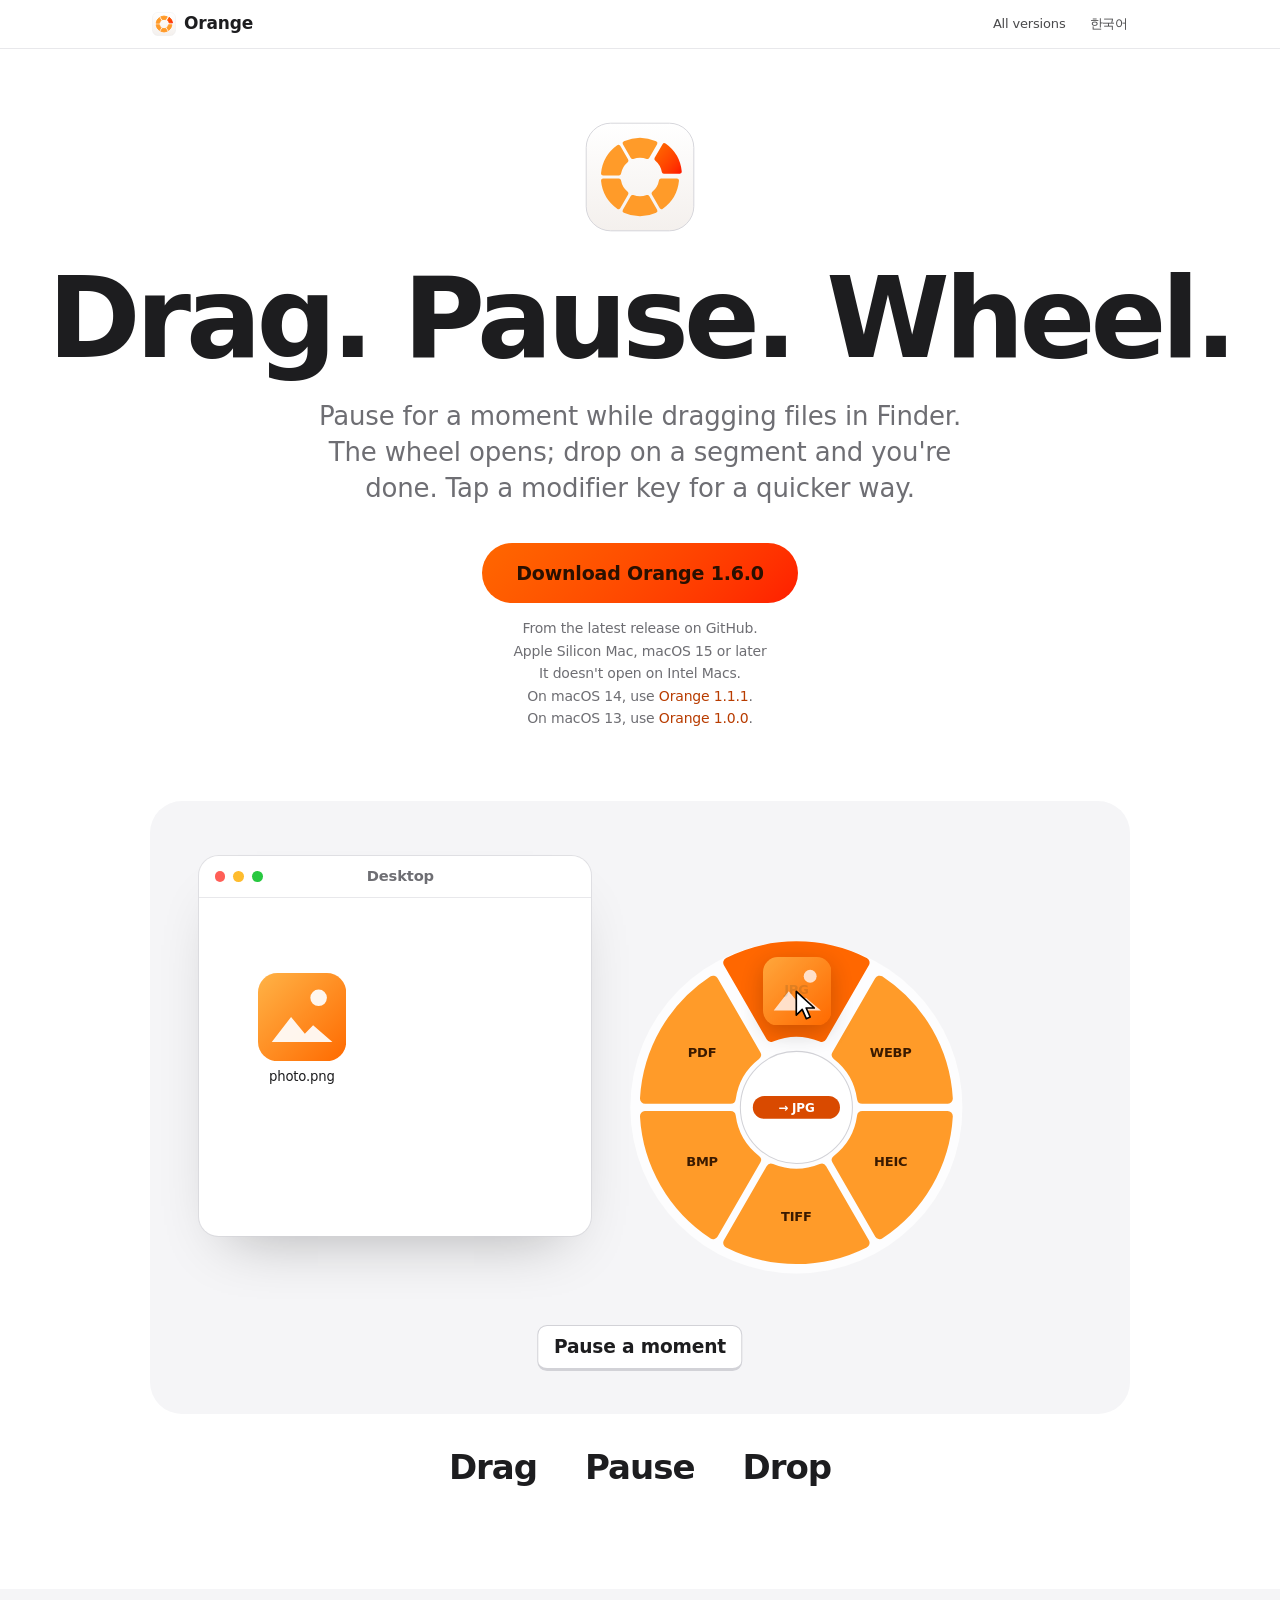
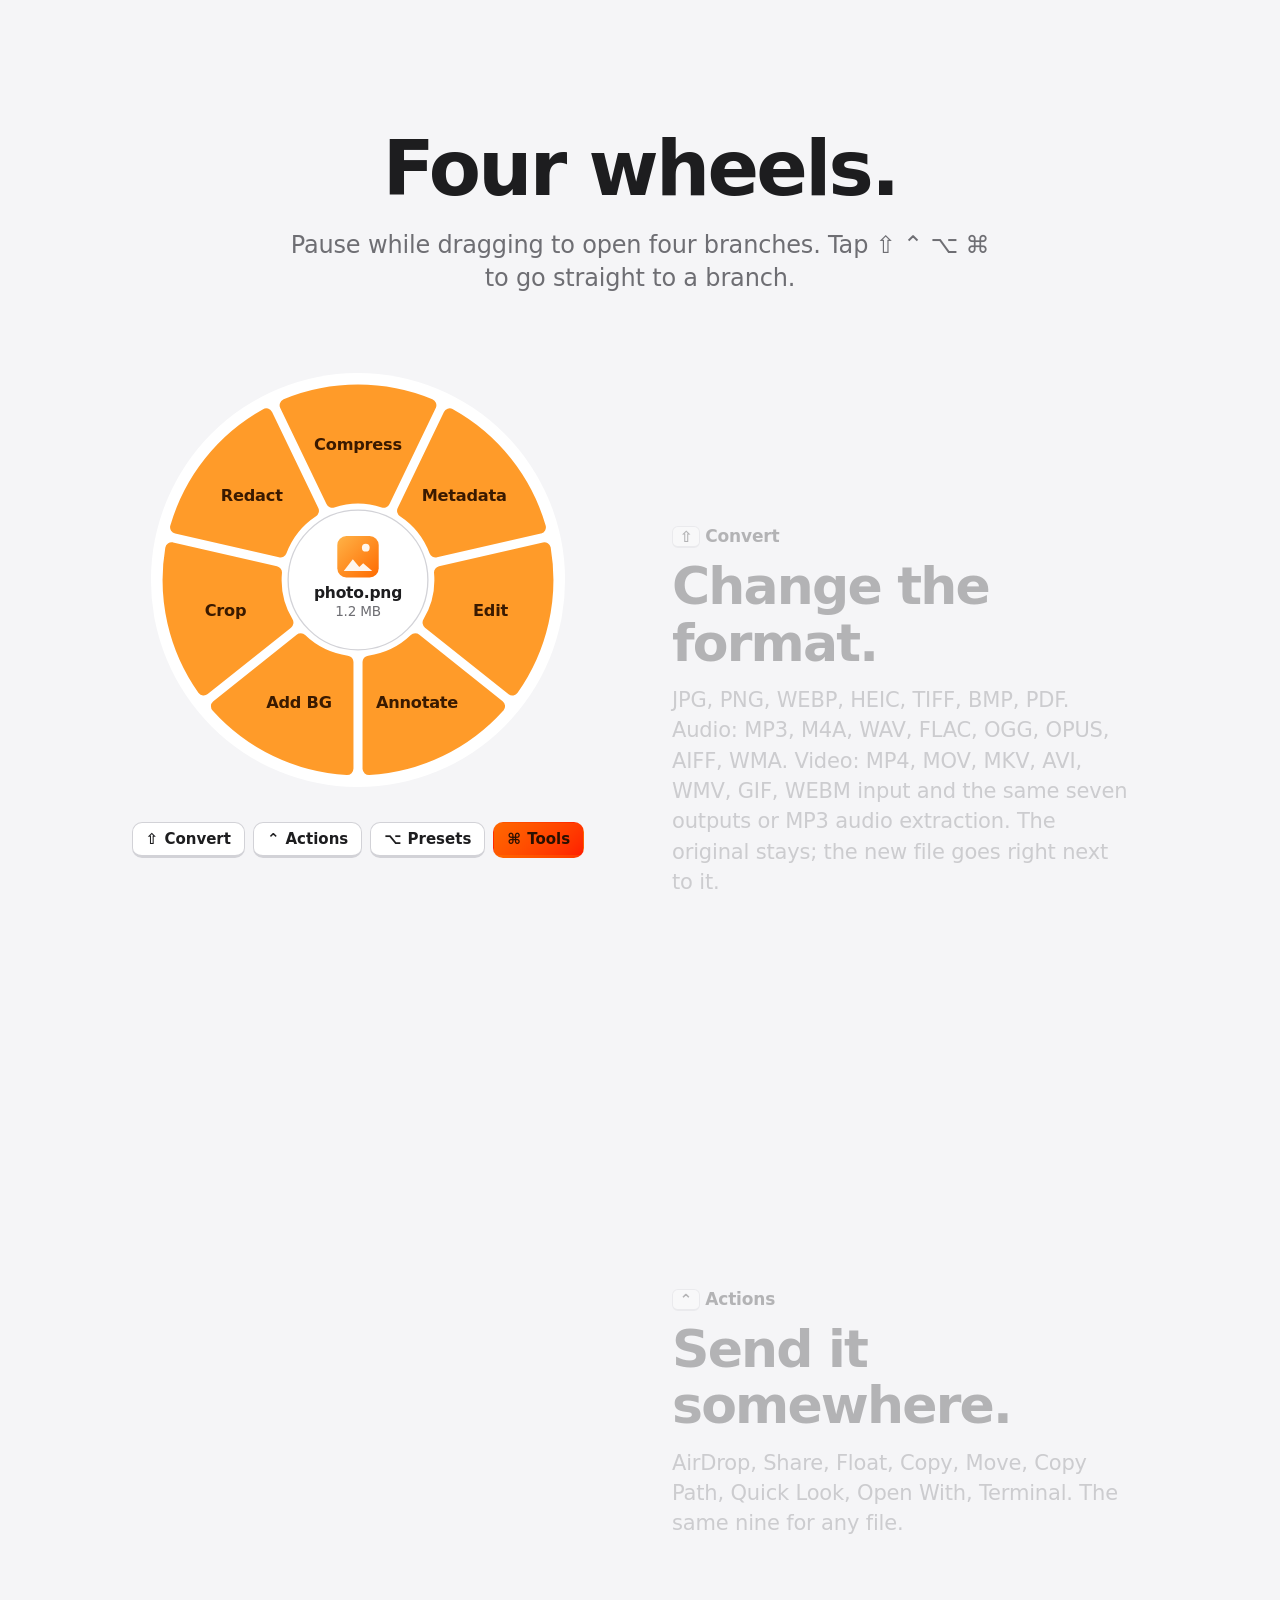
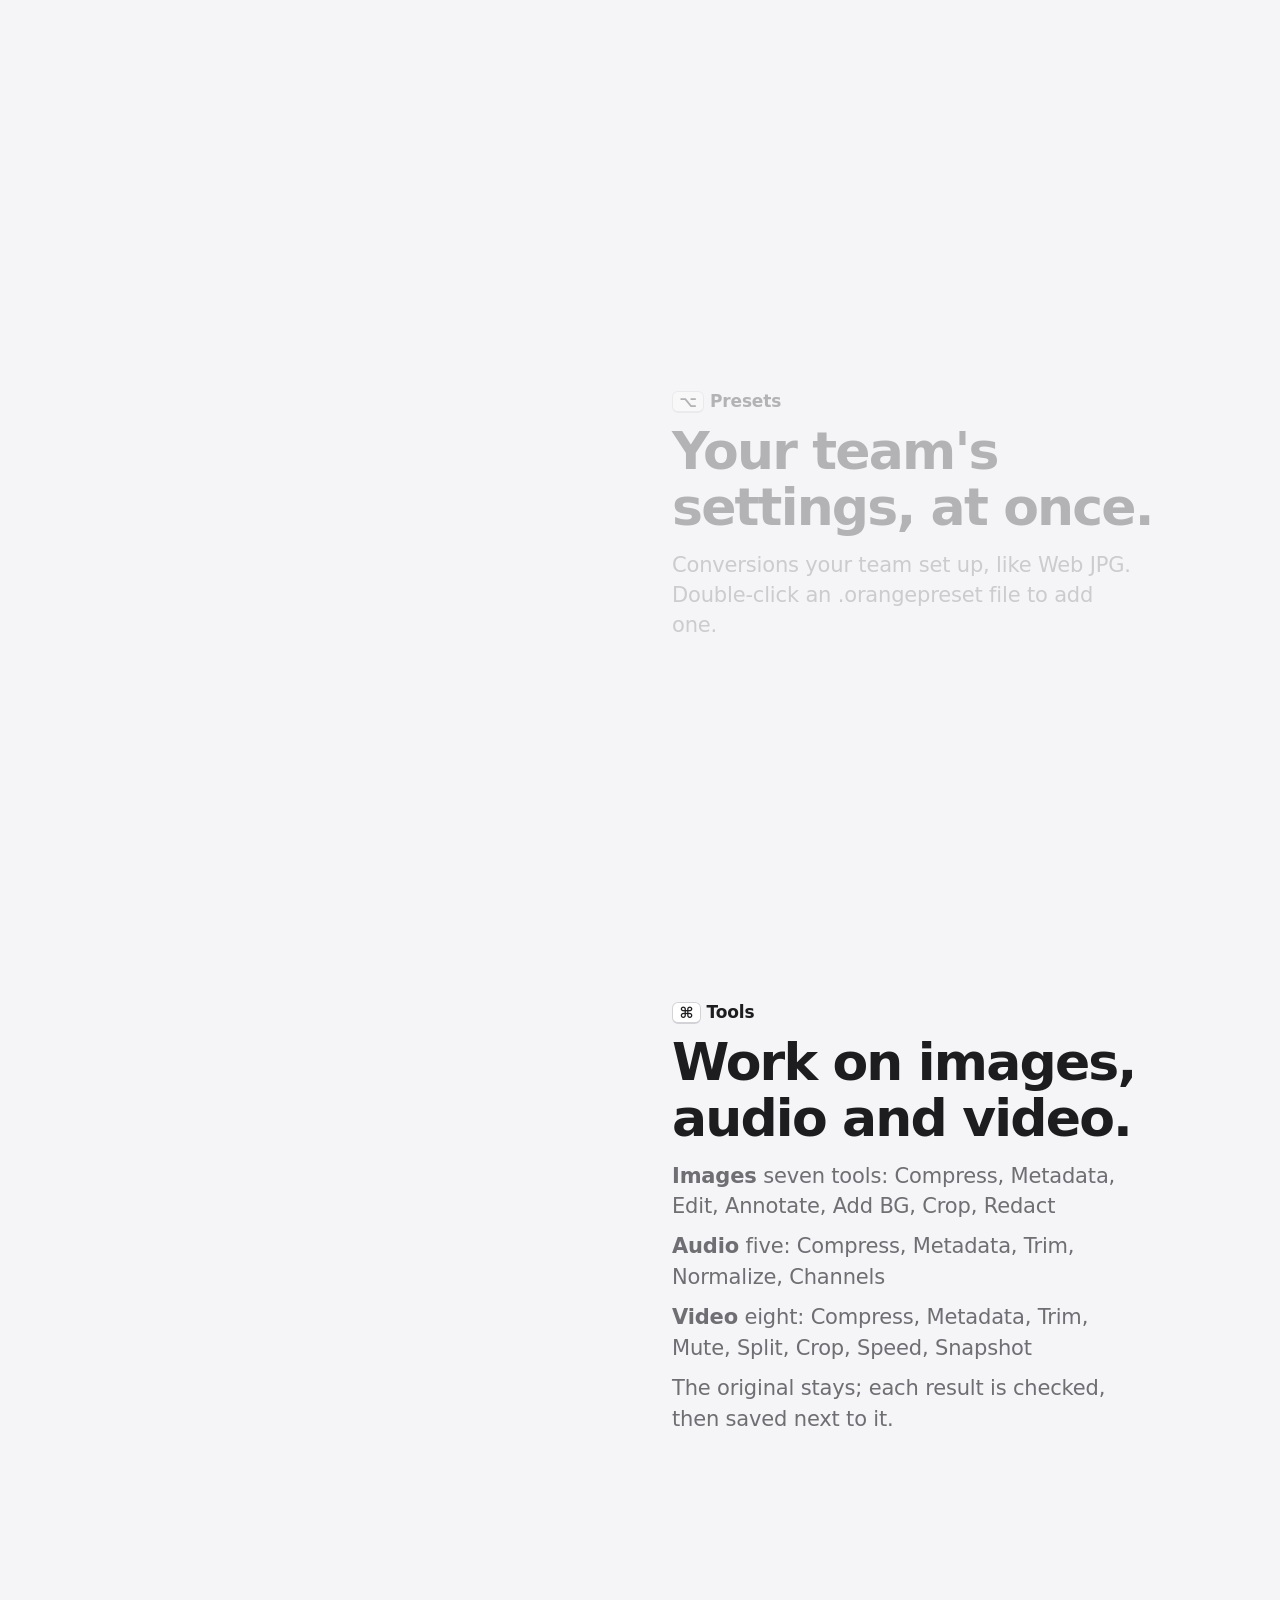
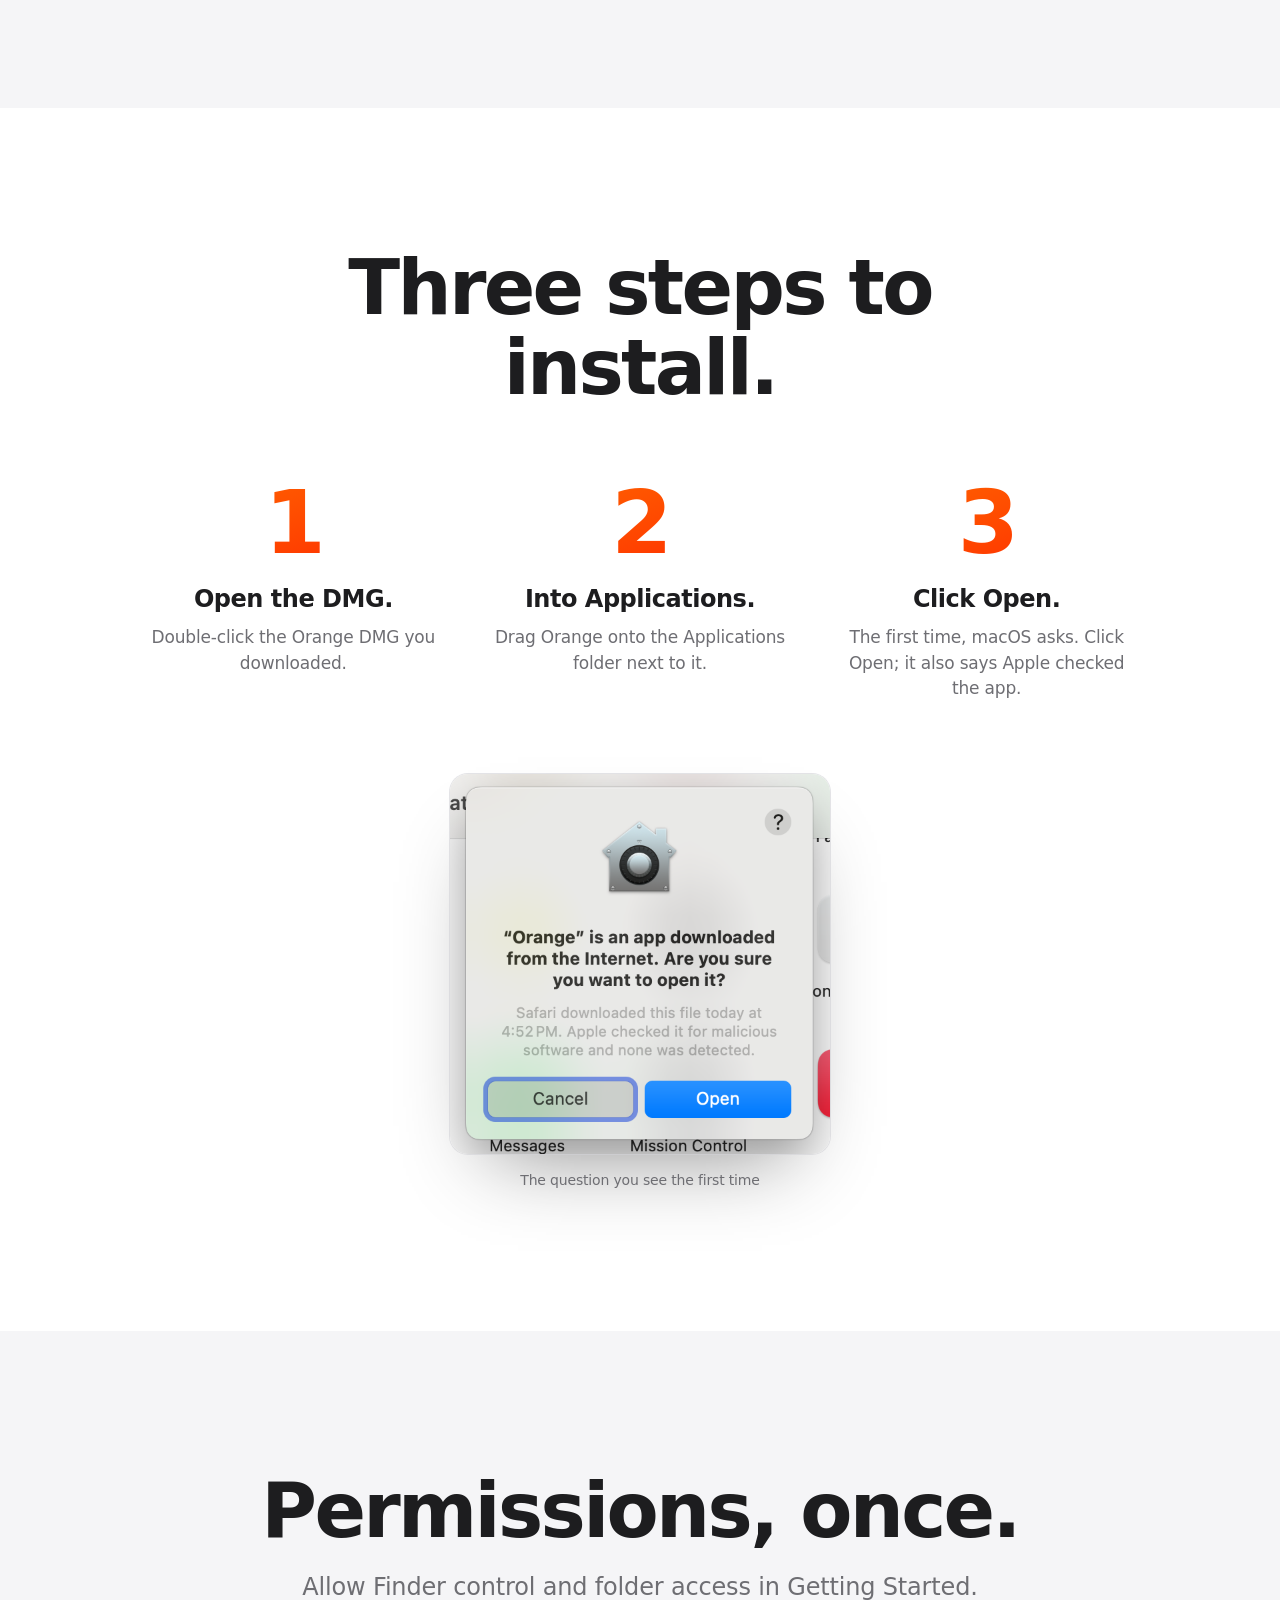
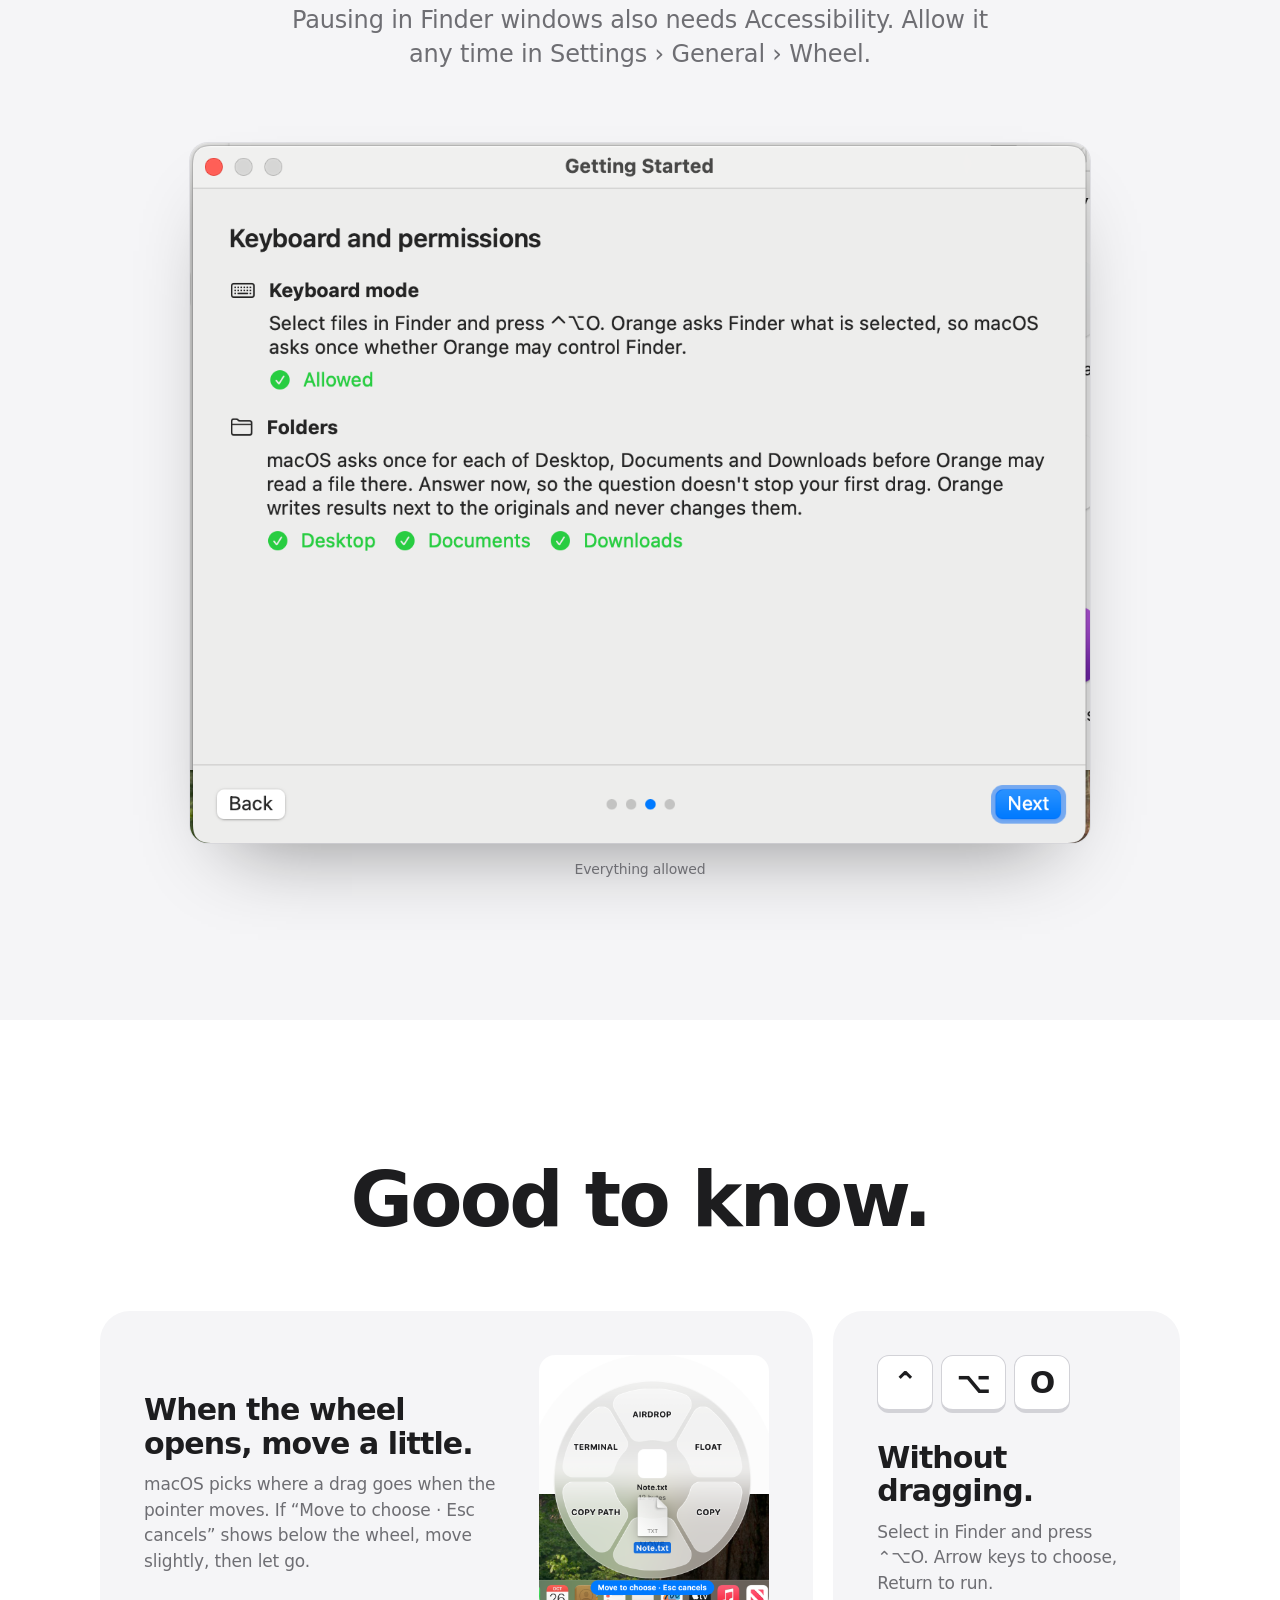
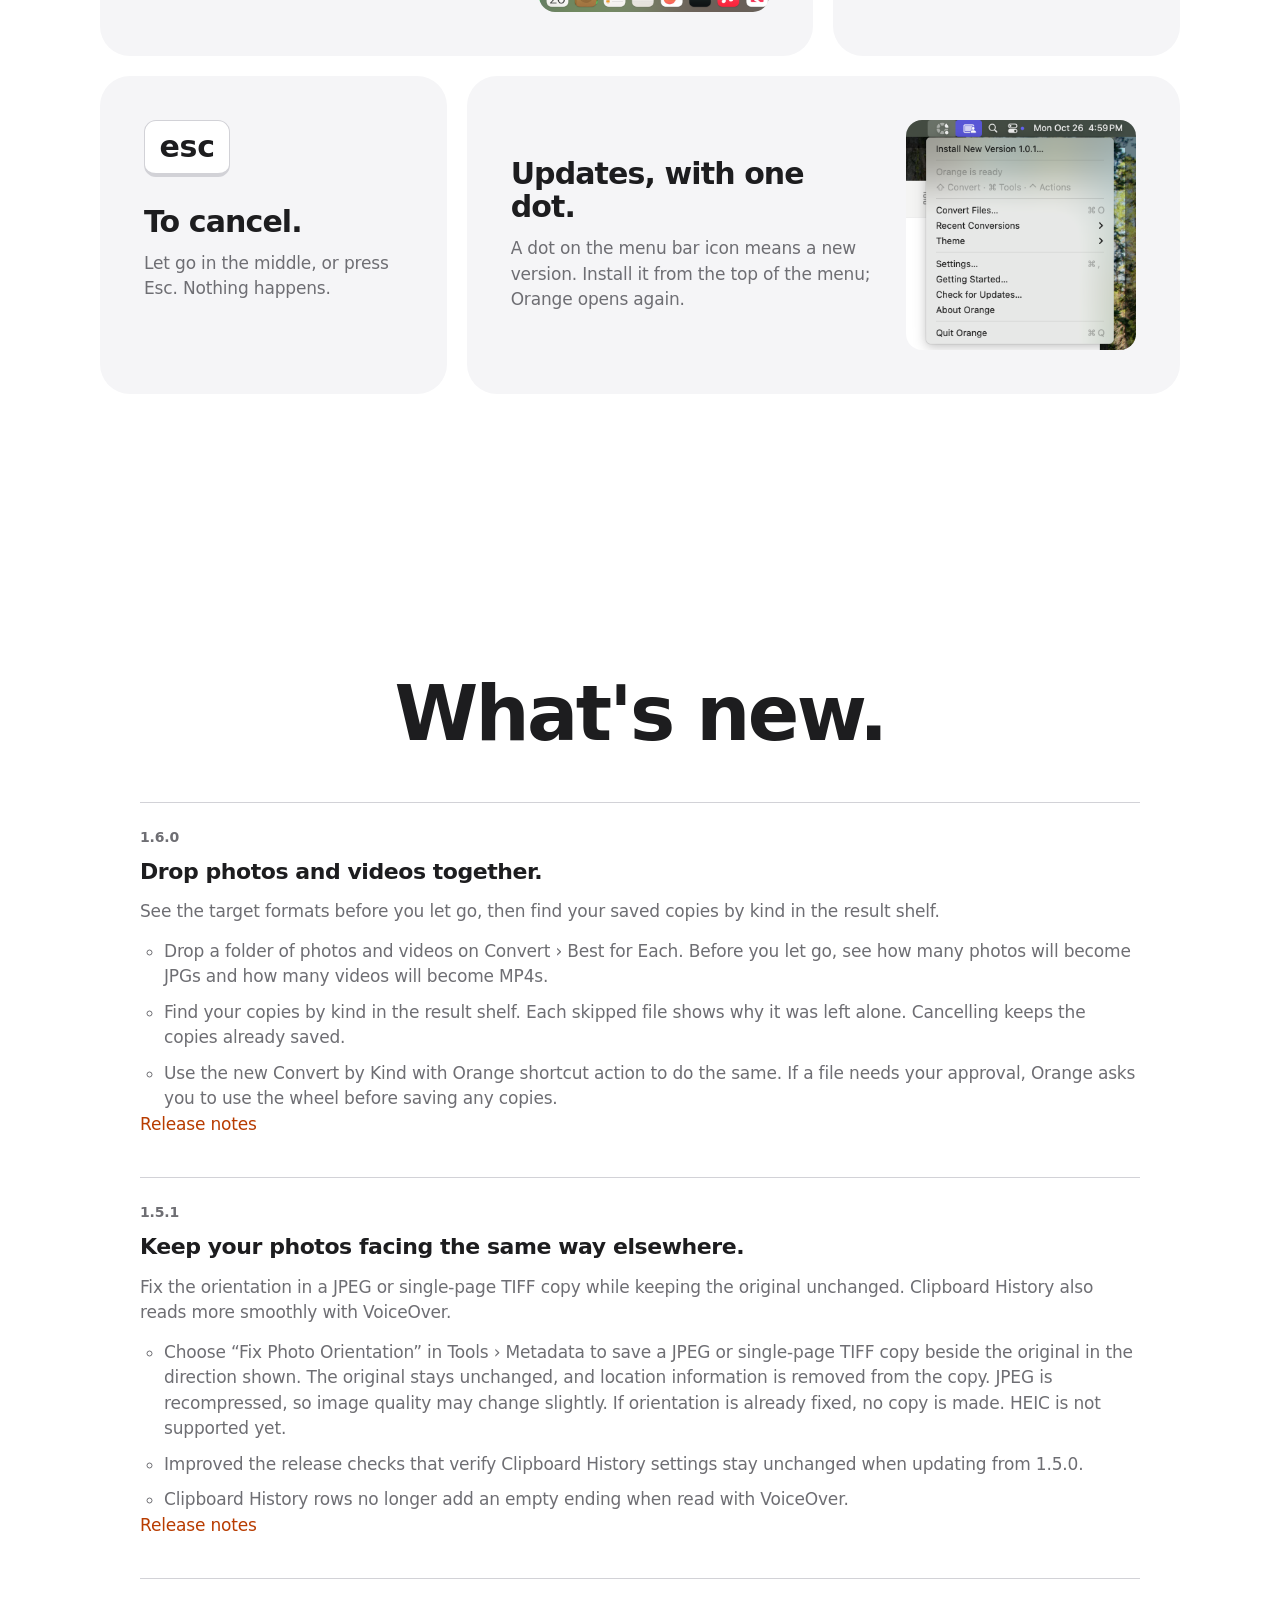
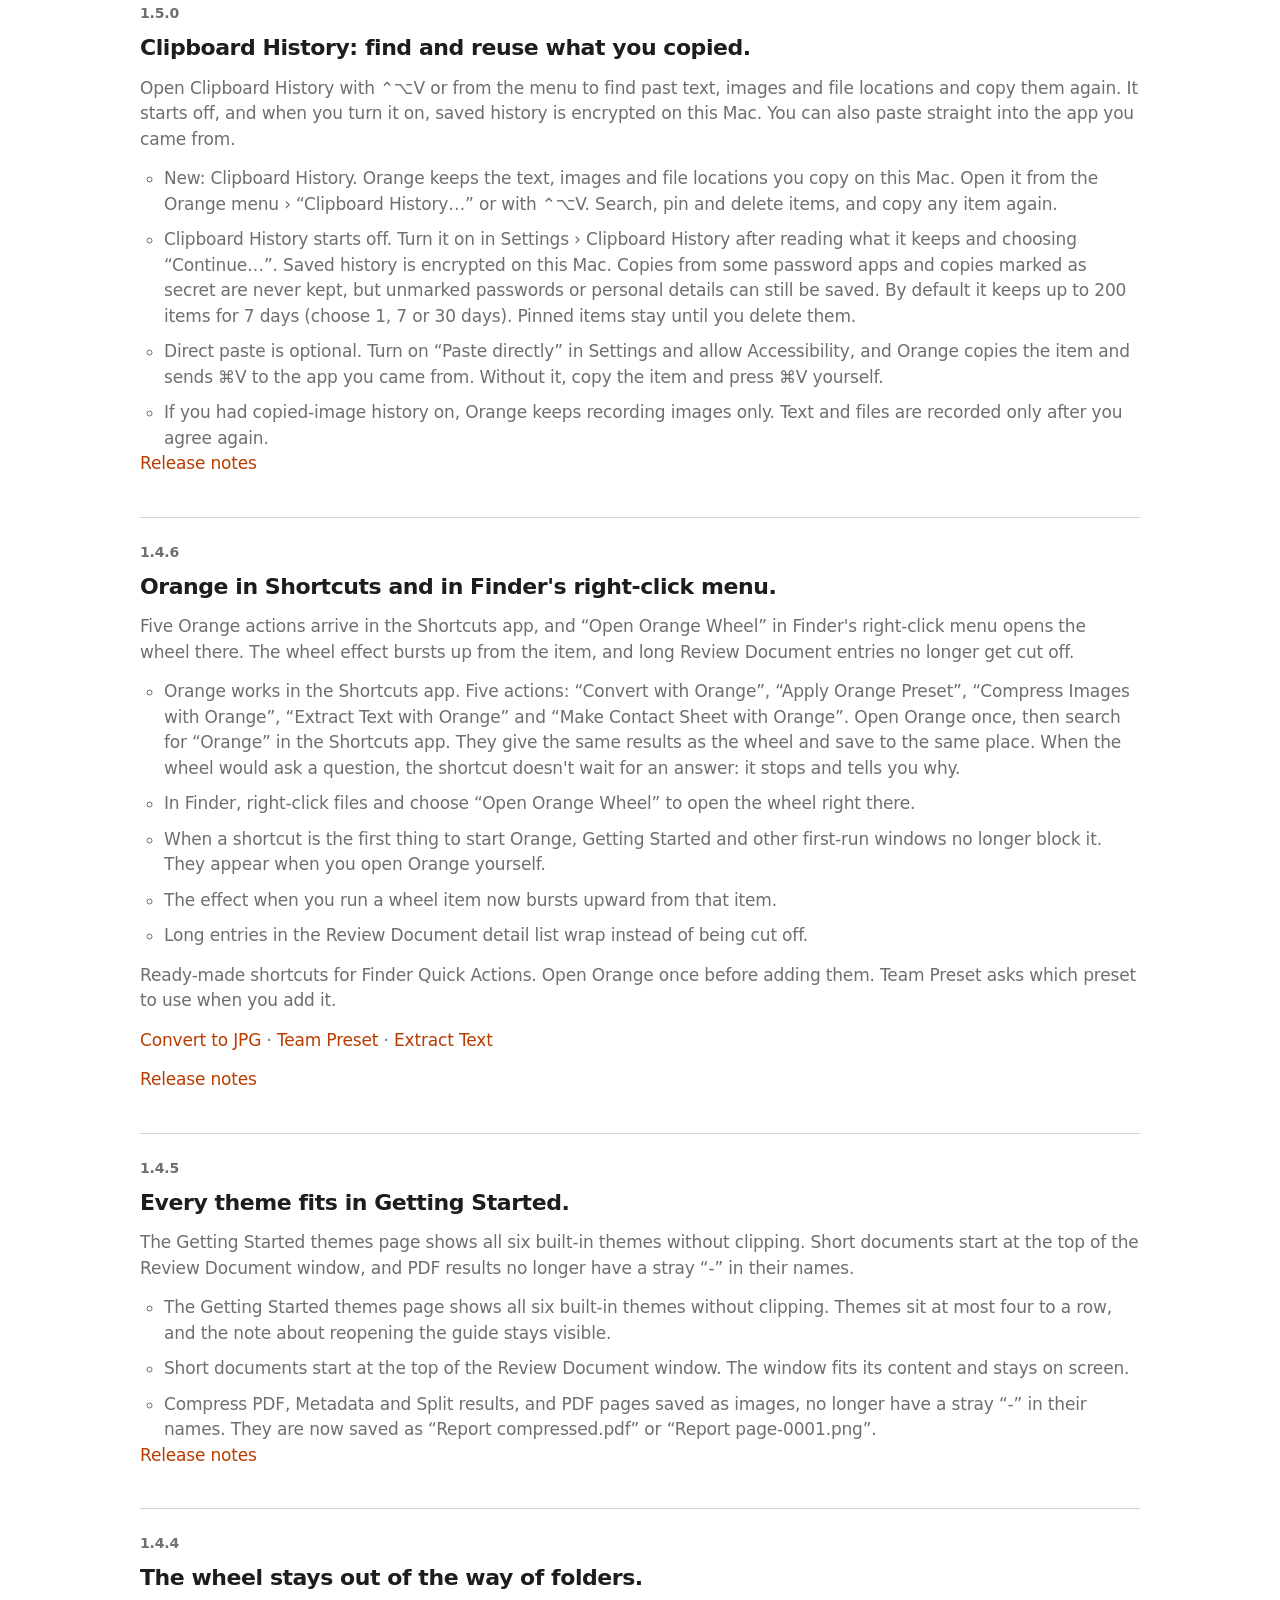
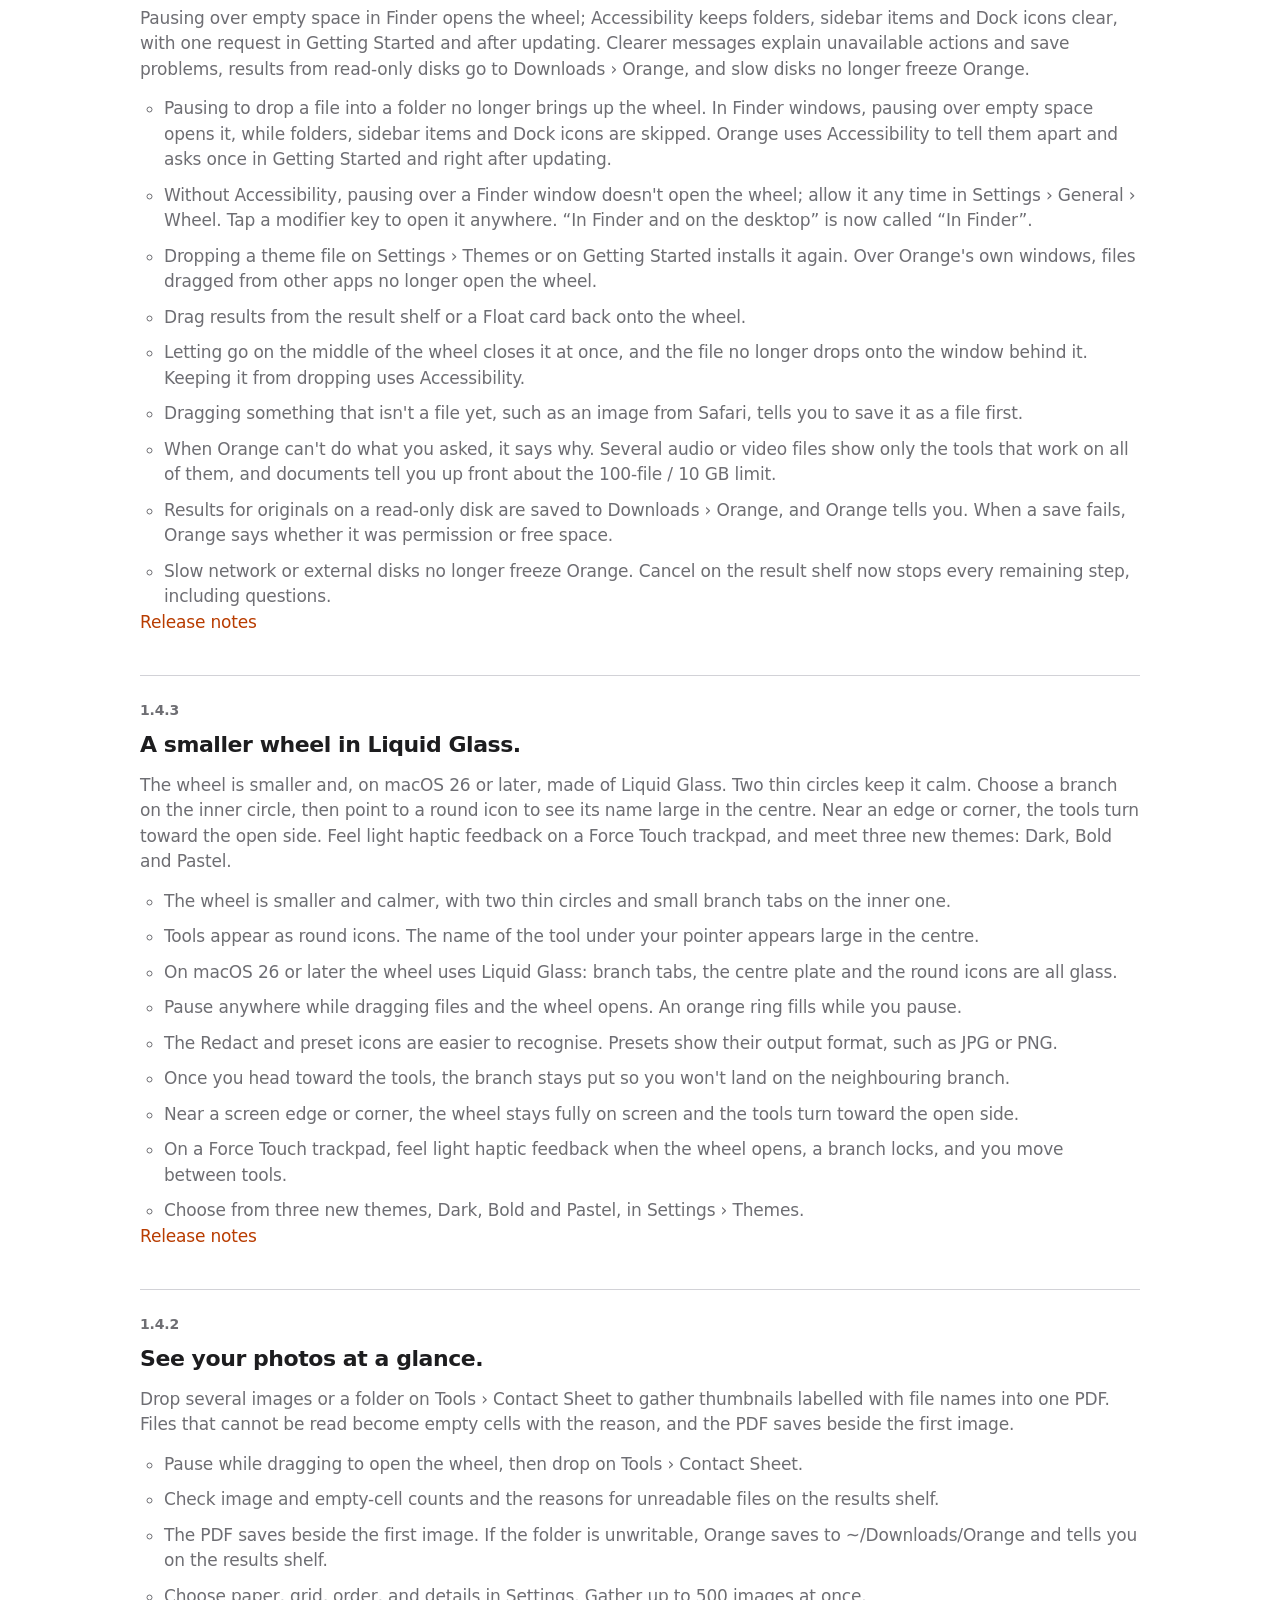
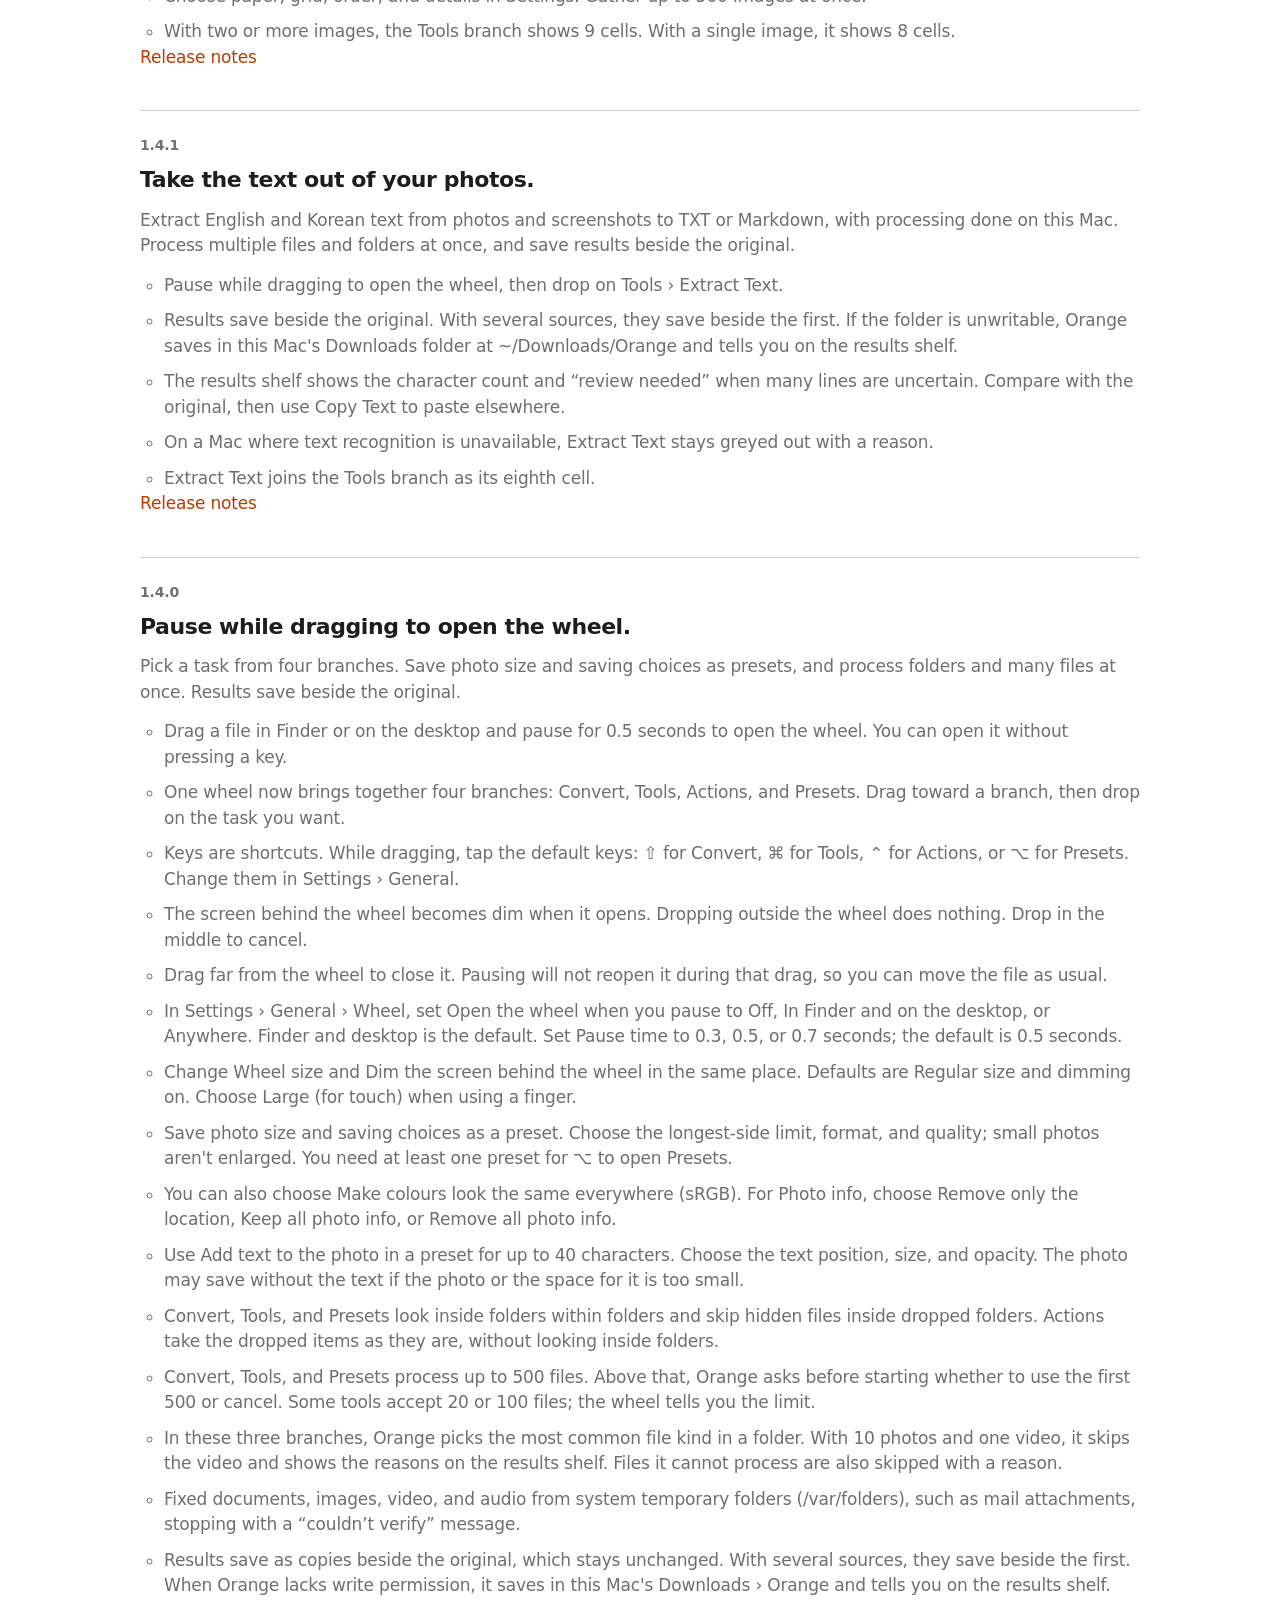
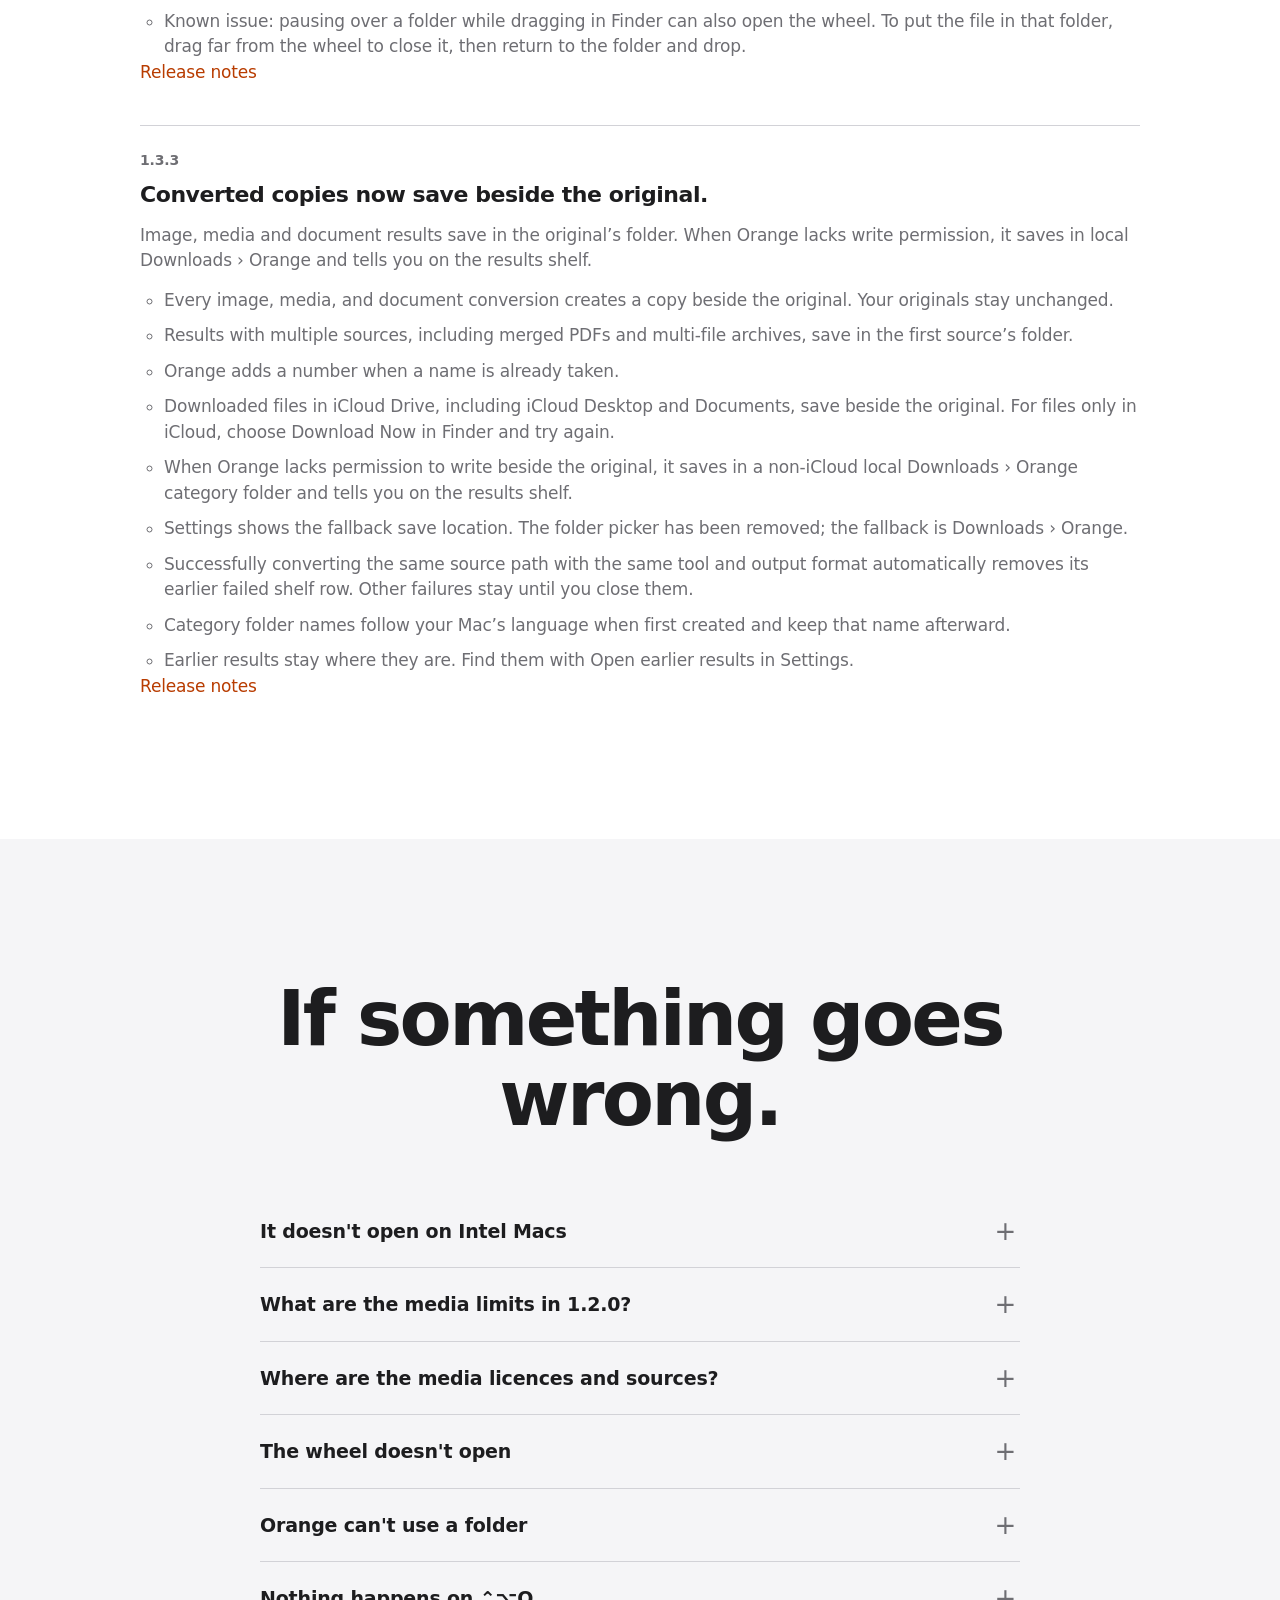
<file: docs/index.html>
<!doctype html>
<html lang="en">
<head>
<meta charset="utf-8">
<meta name="viewport" content="width=device-width, initial-scale=1">
<title>Orange</title>
<meta name="description" content="Pause while dragging files in Finder to open the wheel. Tap a modifier key for a quicker way.">
<meta name="color-scheme" content="light dark">
<link rel="icon" href="assets/icon.svg" type="image/svg+xml">
<link rel="stylesheet" href="assets/site.css">
<link rel="alternate" hreflang="ko" href="https://jaydenhsong.github.io/orange-releases/ko/">
<link rel="alternate" hreflang="en" href="https://jaydenhsong.github.io/orange-releases/">
<link rel="alternate" hreflang="x-default" href="https://jaydenhsong.github.io/orange-releases/">
<script>(() => {
  const current = document.documentElement.lang;
  const valid = value => value === "en" || value === "ko";
  const requested = new URLSearchParams(location.search).get("lang");
  let choice = valid(requested) ? requested : null;
  try {
    if (choice) localStorage.setItem("orange.language", choice);
    else choice = localStorage.getItem("orange.language");
  } catch (_) {}
  if (!valid(choice)) choice = null;
  const preferred = (navigator.languages || [navigator.language || "en"])
    .map(value => value.toLowerCase().split("-")[0]).find(valid);
  const target = choice || (current === "en" && preferred === "ko" ? "ko" : current);
  if (target !== current) {
    const routes = document.documentElement.dataset || {};
    const destination = routes[target === "ko" ? "languageKo" : "languageEn"] ||
      (current === "ko" ? "../" : "./") + (target === "ko" ? "ko/" : "");
    location.replace(destination + location.search + location.hash);
  }
})();</script>
<script>document.documentElement.classList.add("js")</script>
</head>
<body>
<header class="bar">
  <div class="bar-in">
    <a class="brand" href="#top"><svg viewBox="0 0 1024 1024" aria-hidden="true"><use href="#icon"></use></svg>Orange</a>
    <nav><a href="https://github.com/JaydenHSong/orange-releases/releases">All versions</a><a data-language="ko" href="ko/" hreflang="ko" lang="ko">한국어</a></nav>
  </div>
</header>
<main id="top">
  <section class="hero">
    <svg class="hero-icon" viewBox="0 0 1024 1024" aria-hidden="true"><use href="#icon"></use></svg>
    <h1>Drag. Pause. Wheel.</h1>
    <p class="lede">Pause for a moment while dragging files in Finder. The wheel opens; drop on a segment and you're done. Tap a modifier key for a quicker way.</p>
    <div class="cta">
      <a class="get" id="get" href="https://github.com/JaydenHSong/orange-releases/releases/tag/v1.6.0"><span id="get-label">Download Orange 1.6.0</span></a>
      <p class="get-meta"><span id="get-meta">From the latest release on GitHub.</span><br>Apple Silicon Mac, macOS 15 or later<br>It doesn't open on Intel Macs.<br>On macOS 14, use <a href="https://github.com/JaydenHSong/orange-releases/releases/tag/v1.1.1">Orange 1.1.1</a>.<br>On macOS 13, use <a href="https://github.com/JaydenHSong/orange-releases/releases/tag/v1.0.0">Orange 1.0.0</a>.</p>
    </div>
    <div class="stage" id="stage" role="img" aria-label="A file is dragged and paused, the wheel opens, and dropping on JPG puts a JPG file next to the original">
      <div class="finder"><div class="finder-bar"><i></i><i></i><i></i><span>Desktop</span></div></div>
      <div class="file orig"><svg viewBox="0 0 32 32" aria-hidden="true"><rect width="32" height="32" rx="7" fill="url(#thumb)"/><path d="M5 25l7-9 5 6 3-3 7 6z" fill="#fff" opacity=".92"/><circle cx="22" cy="9" r="3" fill="#fff" opacity=".92"/></svg><span>photo.png</span></div>
      <div class="file made"><svg viewBox="0 0 32 32" aria-hidden="true"><rect width="32" height="32" rx="7" fill="url(#thumb)"/><path d="M5 25l7-9 5 6 3-3 7 6z" fill="#fff" opacity=".92"/><circle cx="22" cy="9" r="3" fill="#fff" opacity=".92"/></svg><span>photo.jpg</span></div>
      <div class="dwrap"><svg class="dw" viewBox="0 0 340 340" aria-hidden="true"><circle class="disc" cx="170" cy="170" r="160"/><g class="seg first"><path d="M104.49 39.52A146 146 0 0 1 235.51 39.52L194.36 110.82A64 64 0 0 0 145.64 110.82Z"/><text x="170.0" y="65.0">JPG</text></g><g class="seg"><path d="M250.24 48.02A146 146 0 0 1 315.75 161.50L233.43 161.50A64 64 0 0 0 209.08 119.32Z"/><text x="260.9" y="117.5">WEBP</text></g><g class="seg"><path d="M315.75 178.50A146 146 0 0 1 250.24 291.98L209.08 220.68A64 64 0 0 0 233.43 178.50Z"/><text x="260.9" y="222.5">HEIC</text></g><g class="seg"><path d="M235.51 300.48A146 146 0 0 1 104.49 300.48L145.64 229.18A64 64 0 0 0 194.36 229.18Z"/><text x="170.0" y="275.0">TIFF</text></g><g class="seg"><path d="M89.76 291.98A146 146 0 0 1 24.25 178.50L106.57 178.50A64 64 0 0 0 130.92 220.68Z"/><text x="79.1" y="222.5">BMP</text></g><g class="seg"><path d="M24.25 161.50A146 146 0 0 1 89.76 48.02L130.92 119.32A64 64 0 0 0 106.57 161.50Z"/><text x="79.1" y="117.5">PDF</text></g><circle class="hub" cx="170" cy="170" r="54"/><g class="dchip"><rect x="128" y="159" width="84" height="22" rx="11"/><text x="170" y="170.5">→ JPG</text></g></svg></div>
      <div class="hand"><div class="ghost"><svg viewBox="0 0 32 32" aria-hidden="true"><rect width="32" height="32" rx="7" fill="url(#thumb)"/><path d="M5 25l7-9 5 6 3-3 7 6z" fill="#fff" opacity=".92"/><circle cx="22" cy="9" r="3" fill="#fff" opacity=".92"/></svg></div><svg class="cursor" viewBox="0 0 16 24" aria-hidden="true"><path d="M1 1v18.5l4.6-4.4 3.2 7.2 3-1.3-3.1-7h6.3z" fill="#fff" stroke="#000" stroke-width="1.3" stroke-linejoin="round"/></svg></div>
      <div class="pause-cue">Pause a moment</div>
    </div>
    <p class="beats" aria-hidden="true"><span class="beat b1">Drag</span><span class="beat b2">Pause</span><span class="beat b3">Drop</span></p>
  </section>

  <section class="wheels">
    <div class="center reveal">
      <h2>Four wheels.</h2>
      <p class="sub">Pause while dragging to open four branches. Tap ⇧ ⌃ ⌥ ⌘ to go straight to a branch.</p>
    </div>
    <div class="story">
      <div class="story-wheel">
        <svg class="wheel" id="wheel" viewBox="0 0 340 340" role="img">
          <circle class="disc" cx="170" cy="170" r="160"/><g id="segs"></g><circle class="hub" cx="170" cy="170" r="54"/><g id="center"></g>
        </svg>
        <div class="keys" id="keys"><button type="button" data-kind="convert" aria-pressed="true"><b>⇧</b>Convert</button><button type="button" data-kind="actions" aria-pressed="false"><b>⌃</b>Actions</button><button type="button" data-kind="presets" aria-pressed="false"><b>⌥</b>Presets</button><button type="button" data-kind="tools" aria-pressed="false"><b>⌘</b>Tools</button></div>
      </div>
      <div class="panels">
<div class="panel" data-kind="convert"><p class="panel-key"><kbd>⇧</kbd> Convert</p><h3>Change the format.</h3><p>JPG, PNG, WEBP, HEIC, TIFF, BMP, PDF. Audio: MP3, M4A, WAV, FLAC, OGG, OPUS, AIFF, WMA. Video: MP4, MOV, MKV, AVI, WMV, GIF, WEBM input and the same seven outputs or MP3 audio extraction. The original stays; the new file goes right next to it.</p></div>
<div class="panel" data-kind="actions"><p class="panel-key"><kbd>⌃</kbd> Actions</p><h3>Send it somewhere.</h3><p>AirDrop, Share, Float, Copy, Move, Copy Path, Quick Look, Open With, Terminal. The same nine for any file.</p></div>
<div class="panel" data-kind="presets"><p class="panel-key"><kbd>⌥</kbd> Presets</p><h3>Your team's settings, at once.</h3><p>Conversions your team set up, like Web JPG. Double-click an .orangepreset file to add one.</p></div>
<div class="panel" data-kind="tools"><p class="panel-key"><kbd>⌘</kbd> Tools</p><h3>Work on images, audio and video.</h3><p><span class="group"><b>Images</b> seven tools: Compress, Metadata, Edit, Annotate, Add BG, Crop, Redact</span><span class="group"><b>Audio</b> five: Compress, Metadata, Trim, Normalize, Channels</span><span class="group"><b>Video</b> eight: Compress, Metadata, Trim, Mute, Split, Crop, Speed, Snapshot</span><span class="group">The original stays; each result is checked, then saved next to it.</span></p></div>
      </div>
    </div>
  </section>

  <section class="install">
    <div class="center reveal"><h2>Three steps to install.</h2></div>
    <ol class="steps">
<li><h3>Open the DMG.</h3><p>Double-click the Orange DMG you downloaded.</p></li>
<li><h3>Into Applications.</h3><p>Drag Orange onto the Applications folder next to it.</p></li>
<li><h3>Click Open.</h3><p>The first time, macOS asks. Click Open; it also says Apple checked the app.</p></li>
    </ol>
    <figure class="shot small reveal"><img src="assets/gatekeeper.png" width="570" height="570" alt="The macOS message shown the first time Orange opens, with an Open button." loading="lazy"><figcaption>The question you see the first time</figcaption></figure>
  </section>

  <section class="perm">
    <div class="center reveal">
      <h2>Permissions, once.</h2>
      <p class="sub">Allow Finder control and folder access in Getting Started. Pausing in Finder windows also needs Accessibility. Allow it any time in Settings › General › Wheel.</p>
    </div>
    <figure class="shot reveal"><img src="assets/getting-started.png" width="1210" height="940" alt="The Keyboard and permissions page of Getting Started, with Finder control and Desktop, Documents and Downloads allowed." loading="lazy"><figcaption>Everything allowed</figcaption></figure>
  </section>

  <section class="tips">
    <div class="center reveal"><h2>Good to know.</h2></div>
    <div class="tiles">
      <div class="tile wide move">
        <div class="tile-text"><h3>When the wheel opens, move a little.</h3><p>macOS picks where a drag goes when the pointer moves. If “Move to choose · Esc cancels” shows below the wheel, move slightly, then let go.</p></div>
        <img src="assets/wheel-hint.png" width="700" height="780" alt="The Actions wheel with Move to choose, Esc cancels below it." loading="lazy">
      </div>
      <div class="tile kb">
        <p class="big-keys"><kbd>⌃</kbd><kbd>⌥</kbd><kbd>O</kbd></p>
        <h3>Without dragging.</h3><p>Select in Finder and press ⌃⌥O. Arrow keys to choose, Return to run.</p>
      </div>
      <div class="tile esc">
        <p class="big-keys"><kbd>esc</kbd></p>
        <h3>To cancel.</h3><p>Let go in the middle, or press Esc. Nothing happens.</p>
      </div>
      <div class="tile wide up">
        <div class="tile-text"><h3>Updates, with one dot.</h3><p>A dot on the menu bar icon means a new version. Install it from the top of the menu; Orange opens again.</p></div>
        <img src="assets/menu-update.png" width="660" height="660" alt="Orange's menu with Install New Version 1.1.0 at the top." loading="lazy">
      </div>
    </div>
  </section>

  <section class="news" aria-labelledby="news-heading">
    <div class="center reveal"><h2 id="news-heading">What's new.</h2></div>
    <ul class="release-list">
<li class="release-featured"><p class="release-version">1.6.0</p><h3>Drop photos and videos together.</h3><p>See the target formats before you let go, then find your saved copies by kind in the result shelf.</p><ul class="release-items"><li>Drop a folder of photos and videos on Convert › Best for Each. Before you let go, see how many photos will become JPGs and how many videos will become MP4s.</li><li>Find your copies by kind in the result shelf. Each skipped file shows why it was left alone. Cancelling keeps the copies already saved.</li><li>Use the new Convert by Kind with Orange shortcut action to do the same. If a file needs your approval, Orange asks you to use the wheel before saving any copies.</li></ul><a href="https://github.com/JaydenHSong/orange-releases/releases/tag/v1.6.0">Release notes</a></li>
<li class="release-featured"><p class="release-version">1.5.1</p><h3>Keep your photos facing the same way elsewhere.</h3><p>Fix the orientation in a JPEG or single-page TIFF copy while keeping the original unchanged. Clipboard History also reads more smoothly with VoiceOver.</p><ul class="release-items"><li>Choose “Fix Photo Orientation” in Tools › Metadata to save a JPEG or single-page TIFF copy beside the original in the direction shown. The original stays unchanged, and location information is removed from the copy. JPEG is recompressed, so image quality may change slightly. If orientation is already fixed, no copy is made. HEIC is not supported yet.</li><li>Improved the release checks that verify Clipboard History settings stay unchanged when updating from 1.5.0.</li><li>Clipboard History rows no longer add an empty ending when read with VoiceOver.</li></ul><a href="https://github.com/JaydenHSong/orange-releases/releases/tag/v1.5.1">Release notes</a></li>
<li class="release-featured"><p class="release-version">1.5.0</p><h3>Clipboard History: find and reuse what you copied.</h3><p>Open Clipboard History with ⌃⌥V or from the menu to find past text, images and file locations and copy them again. It starts off, and when you turn it on, saved history is encrypted on this Mac. You can also paste straight into the app you came from.</p><ul class="release-items"><li>New: Clipboard History. Orange keeps the text, images and file locations you copy on this Mac. Open it from the Orange menu › “Clipboard History…” or with ⌃⌥V. Search, pin and delete items, and copy any item again.</li><li>Clipboard History starts off. Turn it on in Settings › Clipboard History after reading what it keeps and choosing “Continue…”. Saved history is encrypted on this Mac. Copies from some password apps and copies marked as secret are never kept, but unmarked passwords or personal details can still be saved. By default it keeps up to 200 items for 7 days (choose 1, 7 or 30 days). Pinned items stay until you delete them.</li><li>Direct paste is optional. Turn on “Paste directly” in Settings and allow Accessibility, and Orange copies the item and sends ⌘V to the app you came from. Without it, copy the item and press ⌘V yourself.</li><li>If you had copied-image history on, Orange keeps recording images only. Text and files are recorded only after you agree again.</li></ul><a href="https://github.com/JaydenHSong/orange-releases/releases/tag/v1.5.0">Release notes</a></li>
<li class="release-featured"><p class="release-version">1.4.6</p><h3>Orange in Shortcuts and in Finder&#x27;s right-click menu.</h3><p>Five Orange actions arrive in the Shortcuts app, and “Open Orange Wheel” in Finder&#x27;s right-click menu opens the wheel there. The wheel effect bursts up from the item, and long Review Document entries no longer get cut off.</p><ul class="release-items"><li>Orange works in the Shortcuts app. Five actions: “Convert with Orange”, “Apply Orange Preset”, “Compress Images with Orange”, “Extract Text with Orange” and “Make Contact Sheet with Orange”. Open Orange once, then search for “Orange” in the Shortcuts app. They give the same results as the wheel and save to the same place. When the wheel would ask a question, the shortcut doesn&#x27;t wait for an answer: it stops and tells you why.</li><li>In Finder, right-click files and choose “Open Orange Wheel” to open the wheel right there.</li><li>When a shortcut is the first thing to start Orange, Getting Started and other first-run windows no longer block it. They appear when you open Orange yourself.</li><li>The effect when you run a wheel item now bursts upward from that item.</li><li>Long entries in the Review Document detail list wrap instead of being cut off.</li></ul><p class="release-shortcuts-note">Ready-made shortcuts for Finder Quick Actions. Open Orange once before adding them. Team Preset asks which preset to use when you add it.</p><p class="release-shortcuts"><a href="shortcuts/convert-to-jpg.shortcut" download>Convert to JPG</a> · <a href="shortcuts/team-preset.shortcut" download>Team Preset</a> · <a href="shortcuts/extract-text.shortcut" download>Extract Text</a></p><a href="https://github.com/JaydenHSong/orange-releases/releases/tag/v1.4.6">Release notes</a></li>
<li class="release-featured"><p class="release-version">1.4.5</p><h3>Every theme fits in Getting Started.</h3><p>The Getting Started themes page shows all six built-in themes without clipping. Short documents start at the top of the Review Document window, and PDF results no longer have a stray “-” in their names.</p><ul class="release-items"><li>The Getting Started themes page shows all six built-in themes without clipping. Themes sit at most four to a row, and the note about reopening the guide stays visible.</li><li>Short documents start at the top of the Review Document window. The window fits its content and stays on screen.</li><li>Compress PDF, Metadata and Split results, and PDF pages saved as images, no longer have a stray “-” in their names. They are now saved as “Report compressed.pdf” or “Report page-0001.png”.</li></ul><a href="https://github.com/JaydenHSong/orange-releases/releases/tag/v1.4.5">Release notes</a></li>
<li class="release-featured"><p class="release-version">1.4.4</p><h3>The wheel stays out of the way of folders.</h3><p>Pausing over empty space in Finder opens the wheel; Accessibility keeps folders, sidebar items and Dock icons clear, with one request in Getting Started and after updating. Clearer messages explain unavailable actions and save problems, results from read-only disks go to Downloads › Orange, and slow disks no longer freeze Orange.</p><ul class="release-items"><li>Pausing to drop a file into a folder no longer brings up the wheel. In Finder windows, pausing over empty space opens it, while folders, sidebar items and Dock icons are skipped. Orange uses Accessibility to tell them apart and asks once in Getting Started and right after updating.</li><li>Without Accessibility, pausing over a Finder window doesn&#x27;t open the wheel; allow it any time in Settings › General › Wheel. Tap a modifier key to open it anywhere. “In Finder and on the desktop” is now called “In Finder”.</li><li>Dropping a theme file on Settings › Themes or on Getting Started installs it again. Over Orange&#x27;s own windows, files dragged from other apps no longer open the wheel.</li><li>Drag results from the result shelf or a Float card back onto the wheel.</li><li>Letting go on the middle of the wheel closes it at once, and the file no longer drops onto the window behind it. Keeping it from dropping uses Accessibility.</li><li>Dragging something that isn&#x27;t a file yet, such as an image from Safari, tells you to save it as a file first.</li><li>When Orange can&#x27;t do what you asked, it says why. Several audio or video files show only the tools that work on all of them, and documents tell you up front about the 100-file / 10 GB limit.</li><li>Results for originals on a read-only disk are saved to Downloads › Orange, and Orange tells you. When a save fails, Orange says whether it was permission or free space.</li><li>Slow network or external disks no longer freeze Orange. Cancel on the result shelf now stops every remaining step, including questions.</li></ul><a href="https://github.com/JaydenHSong/orange-releases/releases/tag/v1.4.4">Release notes</a></li>
<li class="release-featured"><p class="release-version">1.4.3</p><h3>A smaller wheel in Liquid Glass.</h3><p>The wheel is smaller and, on macOS 26 or later, made of Liquid Glass. Two thin circles keep it calm. Choose a branch on the inner circle, then point to a round icon to see its name large in the centre. Near an edge or corner, the tools turn toward the open side. Feel light haptic feedback on a Force Touch trackpad, and meet three new themes: Dark, Bold and Pastel.</p><ul class="release-items"><li>The wheel is smaller and calmer, with two thin circles and small branch tabs on the inner one.</li><li>Tools appear as round icons. The name of the tool under your pointer appears large in the centre.</li><li>On macOS 26 or later the wheel uses Liquid Glass: branch tabs, the centre plate and the round icons are all glass.</li><li>Pause anywhere while dragging files and the wheel opens. An orange ring fills while you pause.</li><li>The Redact and preset icons are easier to recognise. Presets show their output format, such as JPG or PNG.</li><li>Once you head toward the tools, the branch stays put so you won&#x27;t land on the neighbouring branch.</li><li>Near a screen edge or corner, the wheel stays fully on screen and the tools turn toward the open side.</li><li>On a Force Touch trackpad, feel light haptic feedback when the wheel opens, a branch locks, and you move between tools.</li><li>Choose from three new themes, Dark, Bold and Pastel, in Settings › Themes.</li></ul><a href="https://github.com/JaydenHSong/orange-releases/releases/tag/v1.4.3">Release notes</a></li>
<li class="release-featured"><p class="release-version">1.4.2</p><h3>See your photos at a glance.</h3><p>Drop several images or a folder on Tools › Contact Sheet to gather thumbnails labelled with file names into one PDF. Files that cannot be read become empty cells with the reason, and the PDF saves beside the first image.</p><ul class="release-items"><li>Pause while dragging to open the wheel, then drop on Tools › Contact Sheet.</li><li>Check image and empty-cell counts and the reasons for unreadable files on the results shelf.</li><li>The PDF saves beside the first image. If the folder is unwritable, Orange saves to ~/Downloads/Orange and tells you on the results shelf.</li><li>Choose paper, grid, order, and details in Settings. Gather up to 500 images at once.</li><li>With two or more images, the Tools branch shows 9 cells. With a single image, it shows 8 cells.</li></ul><a href="https://github.com/JaydenHSong/orange-releases/releases/tag/v1.4.2">Release notes</a></li>
<li class="release-featured"><p class="release-version">1.4.1</p><h3>Take the text out of your photos.</h3><p>Extract English and Korean text from photos and screenshots to TXT or Markdown, with processing done on this Mac. Process multiple files and folders at once, and save results beside the original.</p><ul class="release-items"><li>Pause while dragging to open the wheel, then drop on Tools › Extract Text.</li><li>Results save beside the original. With several sources, they save beside the first. If the folder is unwritable, Orange saves in this Mac&#x27;s Downloads folder at ~/Downloads/Orange and tells you on the results shelf.</li><li>The results shelf shows the character count and “review needed” when many lines are uncertain. Compare with the original, then use Copy Text to paste elsewhere.</li><li>On a Mac where text recognition is unavailable, Extract Text stays greyed out with a reason.</li><li>Extract Text joins the Tools branch as its eighth cell.</li></ul><a href="https://github.com/JaydenHSong/orange-releases/releases/tag/v1.4.1">Release notes</a></li>
<li class="release-featured"><p class="release-version">1.4.0</p><h3>Pause while dragging to open the wheel.</h3><p>Pick a task from four branches. Save photo size and saving choices as presets, and process folders and many files at once. Results save beside the original.</p><ul class="release-items"><li>Drag a file in Finder or on the desktop and pause for 0.5 seconds to open the wheel. You can open it without pressing a key.</li><li>One wheel now brings together four branches: Convert, Tools, Actions, and Presets. Drag toward a branch, then drop on the task you want.</li><li>Keys are shortcuts. While dragging, tap the default keys: ⇧ for Convert, ⌘ for Tools, ⌃ for Actions, or ⌥ for Presets. Change them in Settings › General.</li><li>The screen behind the wheel becomes dim when it opens. Dropping outside the wheel does nothing. Drop in the middle to cancel.</li><li>Drag far from the wheel to close it. Pausing will not reopen it during that drag, so you can move the file as usual.</li><li>In Settings › General › Wheel, set Open the wheel when you pause to Off, In Finder and on the desktop, or Anywhere. Finder and desktop is the default. Set Pause time to 0.3, 0.5, or 0.7 seconds; the default is 0.5 seconds.</li><li>Change Wheel size and Dim the screen behind the wheel in the same place. Defaults are Regular size and dimming on. Choose Large (for touch) when using a finger.</li><li>Save photo size and saving choices as a preset. Choose the longest-side limit, format, and quality; small photos aren&#x27;t enlarged. You need at least one preset for ⌥ to open Presets.</li><li>You can also choose Make colours look the same everywhere (sRGB). For Photo info, choose Remove only the location, Keep all photo info, or Remove all photo info.</li><li>Use Add text to the photo in a preset for up to 40 characters. Choose the text position, size, and opacity. The photo may save without the text if the photo or the space for it is too small.</li><li>Convert, Tools, and Presets look inside folders within folders and skip hidden files inside dropped folders. Actions take the dropped items as they are, without looking inside folders.</li><li>Convert, Tools, and Presets process up to 500 files. Above that, Orange asks before starting whether to use the first 500 or cancel. Some tools accept 20 or 100 files; the wheel tells you the limit.</li><li>In these three branches, Orange picks the most common file kind in a folder. With 10 photos and one video, it skips the video and shows the reasons on the results shelf. Files it cannot process are also skipped with a reason.</li><li>Fixed documents, images, video, and audio from system temporary folders (/var/folders), such as mail attachments, stopping with a “couldn’t verify” message.</li><li>Results save as copies beside the original, which stays unchanged. With several sources, they save beside the first. When Orange lacks write permission, it saves in this Mac&#x27;s Downloads › Orange and tells you on the results shelf.</li><li>Known issue: pausing over a folder while dragging in Finder can also open the wheel. To put the file in that folder, drag far from the wheel to close it, then return to the folder and drop.</li></ul><a href="https://github.com/JaydenHSong/orange-releases/releases/tag/v1.4.0">Release notes</a></li>
<li class="release-featured"><p class="release-version">1.3.3</p><h3>Converted copies now save beside the original.</h3><p>Image, media and document results save in the original’s folder. When Orange lacks write permission, it saves in local Downloads › Orange and tells you on the results shelf.</p><ul class="release-items"><li>Every image, media, and document conversion creates a copy beside the original. Your originals stay unchanged.</li><li>Results with multiple sources, including merged PDFs and multi-file archives, save in the first source’s folder.</li><li>Orange adds a number when a name is already taken.</li><li>Downloaded files in iCloud Drive, including iCloud Desktop and Documents, save beside the original. For files only in iCloud, choose Download Now in Finder and try again.</li><li>When Orange lacks permission to write beside the original, it saves in a non-iCloud local Downloads › Orange category folder and tells you on the results shelf.</li><li>Settings shows the fallback save location. The folder picker has been removed; the fallback is Downloads › Orange.</li><li>Successfully converting the same source path with the same tool and output format automatically removes its earlier failed shelf row. Other failures stay until you close them.</li><li>Category folder names follow your Mac’s language when first created and keep that name afterward.</li><li>Earlier results stay where they are. Find them with Open earlier results in Settings.</li></ul><a href="https://github.com/JaydenHSong/orange-releases/releases/tag/v1.3.3">Release notes</a></li>
    </ul>

  </section>

  <section class="help">
    <div class="center reveal"><h2>If something goes wrong.</h2></div>
    <div class="faq">
<details><summary>It doesn't open on Intel Macs</summary><p>Orange is only for Macs with Apple silicon (M1 or later). On Intel Macs, macOS says Orange is not supported on this Mac, and it won't open.</p></details>
<details><summary>What are the media limits in 1.2.0?</summary><p>Edit one local file at a time. Copy provider files to a local folder first. Some containers cannot preview or offer view-only Metadata. If a target size cannot be met, Orange explains why. HDR to SDR conversion asks before losing brightness or colour detail. HDR10+ and Dolby Vision profile 5 colour handling is unverified without device footage. Dolby Vision profile 5 and 12-bit input are unsupported. Mute preserves HDR only in compatible containers without re-encoding. The VoiceOver application chooser may omit Orange when VoiceOver starts first (since 1.1.0). Editor windows remain accessible; toggle VoiceOver with an editor open to restore the listing.</p></details>
<details><summary>Where are the media licences and sources?</summary><p>Read full FFmpeg, LAME, Opus, Ogg, Vorbis, libvpx, dav1d and zimg notices, including IJG, zlib and WTFPL, offline in About. Corresponding sources, relink materials and SHA256SUMS are alongside the 1.2.0 release downloads.</p></details>
<details><summary>The wheel doesn't open</summary><p>Pause while dragging a file in Finder or on the desktop, with the mouse button down. In Finder windows, pause over empty space and allow Accessibility in Settings › General › Wheel. Folders, sidebar items and Dock icons are skipped. Set Open the wheel when you pause to Off / In Finder / Anywhere; the default is Anywhere. You can also tap a modifier key briefly. Holding it isn't a tap. If another app that opens a wheel on modifier taps is running, such as Tangerine, quit it or change Orange's keys in Settings › General.</p></details>
<details><summary>Orange can't use a folder</summary><p>Turn that folder on for Orange in System Settings › Privacy &amp; Security › Files &amp; Folders. Open Settings on the third page of Getting Started goes there too.</p></details>
<details><summary>Nothing happens on ⌃⌥O</summary><p>Select files in Finder first. If Orange can't see the Finder selection, turn on Finder under Orange in System Settings › Privacy &amp; Security › Automation. If another app uses the shortcut, change it in Settings › General.</p></details>
<details><summary>“Move Orange to the Applications folder” keeps showing</summary><p>Orange is running from the DMG or your Downloads folder. Quit it, move it to Applications and open it there. It can only update itself from there.</p></details>
<details><summary>I want to remove Orange</summary><p>Quit Orange from its menu and move it from Applications to the Trash.</p></details>
    </div>
  </section>
</main>
<footer class="foot">
  <p><a href="team/">About the Orange team</a></p>
  <p>Downloads and release notes are on GitHub at <a href="https://github.com/JaydenHSong/orange-releases/releases">JaydenHSong/orange-releases</a>.</p>
  <p>Signed with the company's Developer ID and notarized by Apple.</p>
</footer>
<svg width="0" height="0" style="position:absolute" aria-hidden="true"><defs>
<linearGradient id="icon-bg" x1="0" y1="0" x2="0" y2="1"><stop offset="0" style="stop-color: var(--icon-a)"/><stop offset="1" style="stop-color: var(--icon-b)"/></linearGradient>
<linearGradient id="hot" x1="0" y1="0" x2="1" y2="1"><stop offset="0" style="stop-color: var(--chosen-a)"/><stop offset="1" style="stop-color: var(--chosen-b)"/></linearGradient>
<linearGradient id="thumb" x1="0" y1="0" x2="1" y2="1"><stop offset="0" stop-color="#ffb347"/><stop offset="1" stop-color="#ff6a00"/></linearGradient>
<symbol id="icon" viewBox="0 0 1024 1024"><rect x="20" y="20" width="984" height="984" rx="224" fill="url(#icon-bg)" stroke="var(--line)" stroke-width="8"/>
<g transform="translate(512 512) scale(0.86) translate(-512 -512)"><g style="fill: var(--sector); stroke: var(--sector)" stroke-width="44.7" stroke-linejoin="round">
<path d="M349.3 153.2A393.9 393.9 0 0 1 674.7 153.2L590.7 298.6A227.4 227.4 0 0 0 433.3 298.6Z"/><path d="M904.1 550.5A393.9 393.9 0 0 1 741.4 832.3L657.4 686.8A227.4 227.4 0 0 0 736.1 550.5Z"/>
<path d="M674.7 870.8A393.9 393.9 0 0 1 349.3 870.8L433.3 725.4A227.4 227.4 0 0 0 590.7 725.4Z"/><path d="M282.6 832.3A393.9 393.9 0 0 1 119.9 550.5L287.9 550.5A227.4 227.4 0 0 0 366.6 686.8Z"/>
<path d="M119.9 473.5A393.9 393.9 0 0 1 282.6 191.7L366.6 337.2A227.4 227.4 0 0 0 287.9 473.5Z"/></g>
<path transform="translate(29.8 -17.4)" d="M741.4 191.7A393.9 393.9 0 0 1 904.1 473.5L736.1 473.5A227.4 227.4 0 0 0 657.4 337.2Z" fill="url(#hot)" stroke="url(#hot)" stroke-width="44.7" stroke-linejoin="round"/></g></symbol>
</defs></svg>
<script src="assets/site.js"></script>
</body>
</html>
</file>
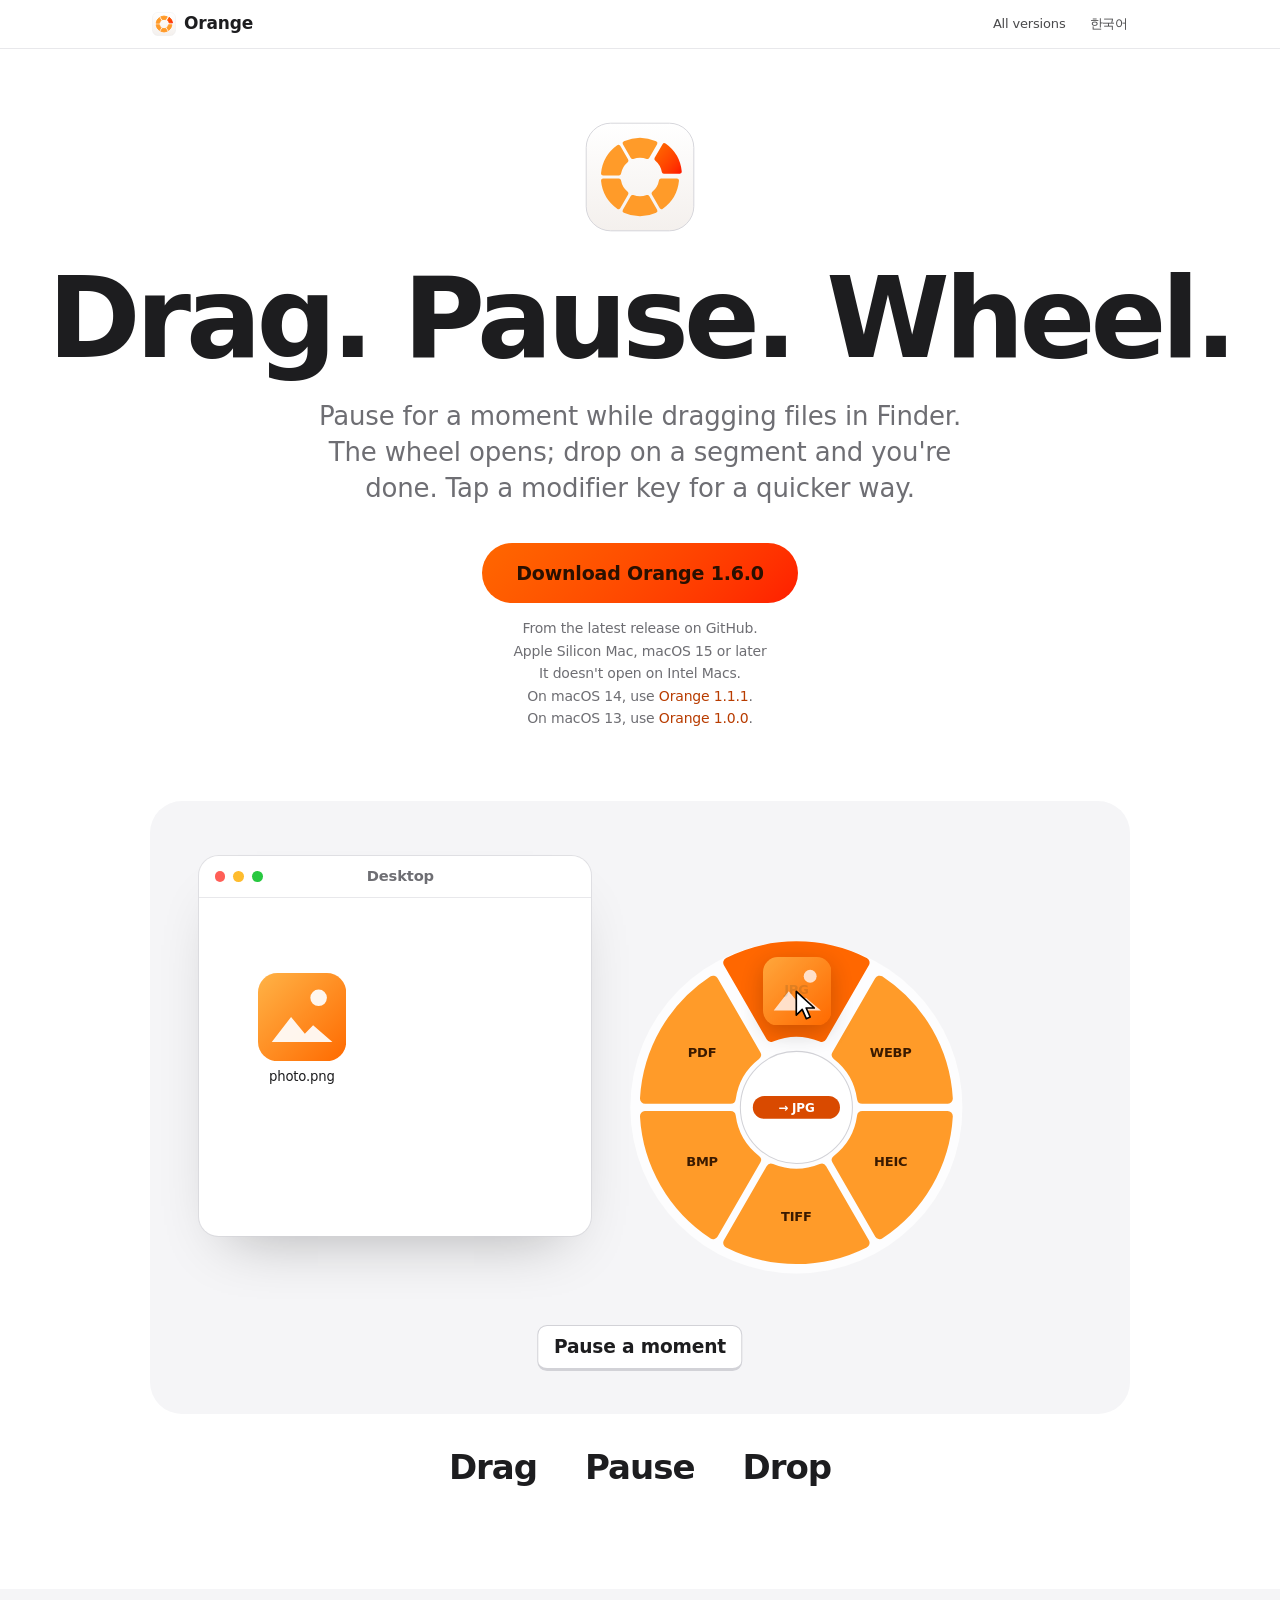
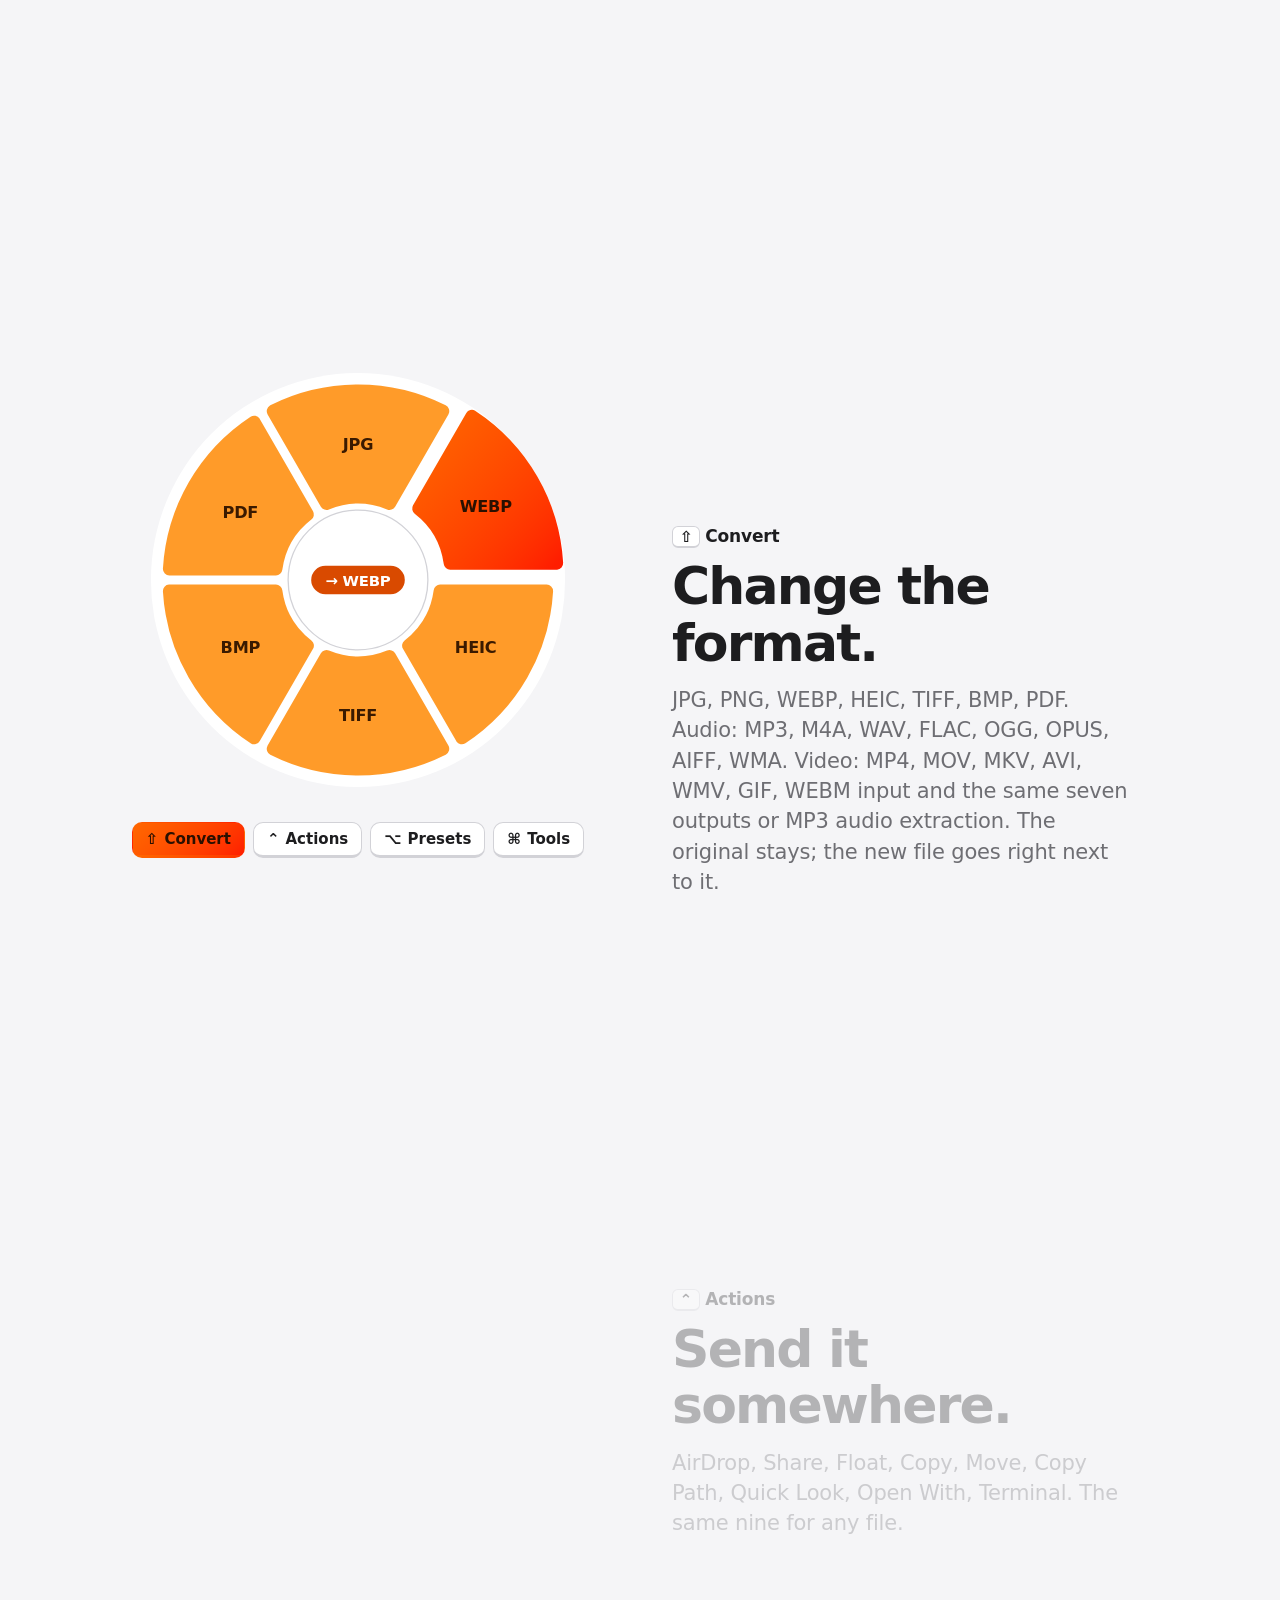
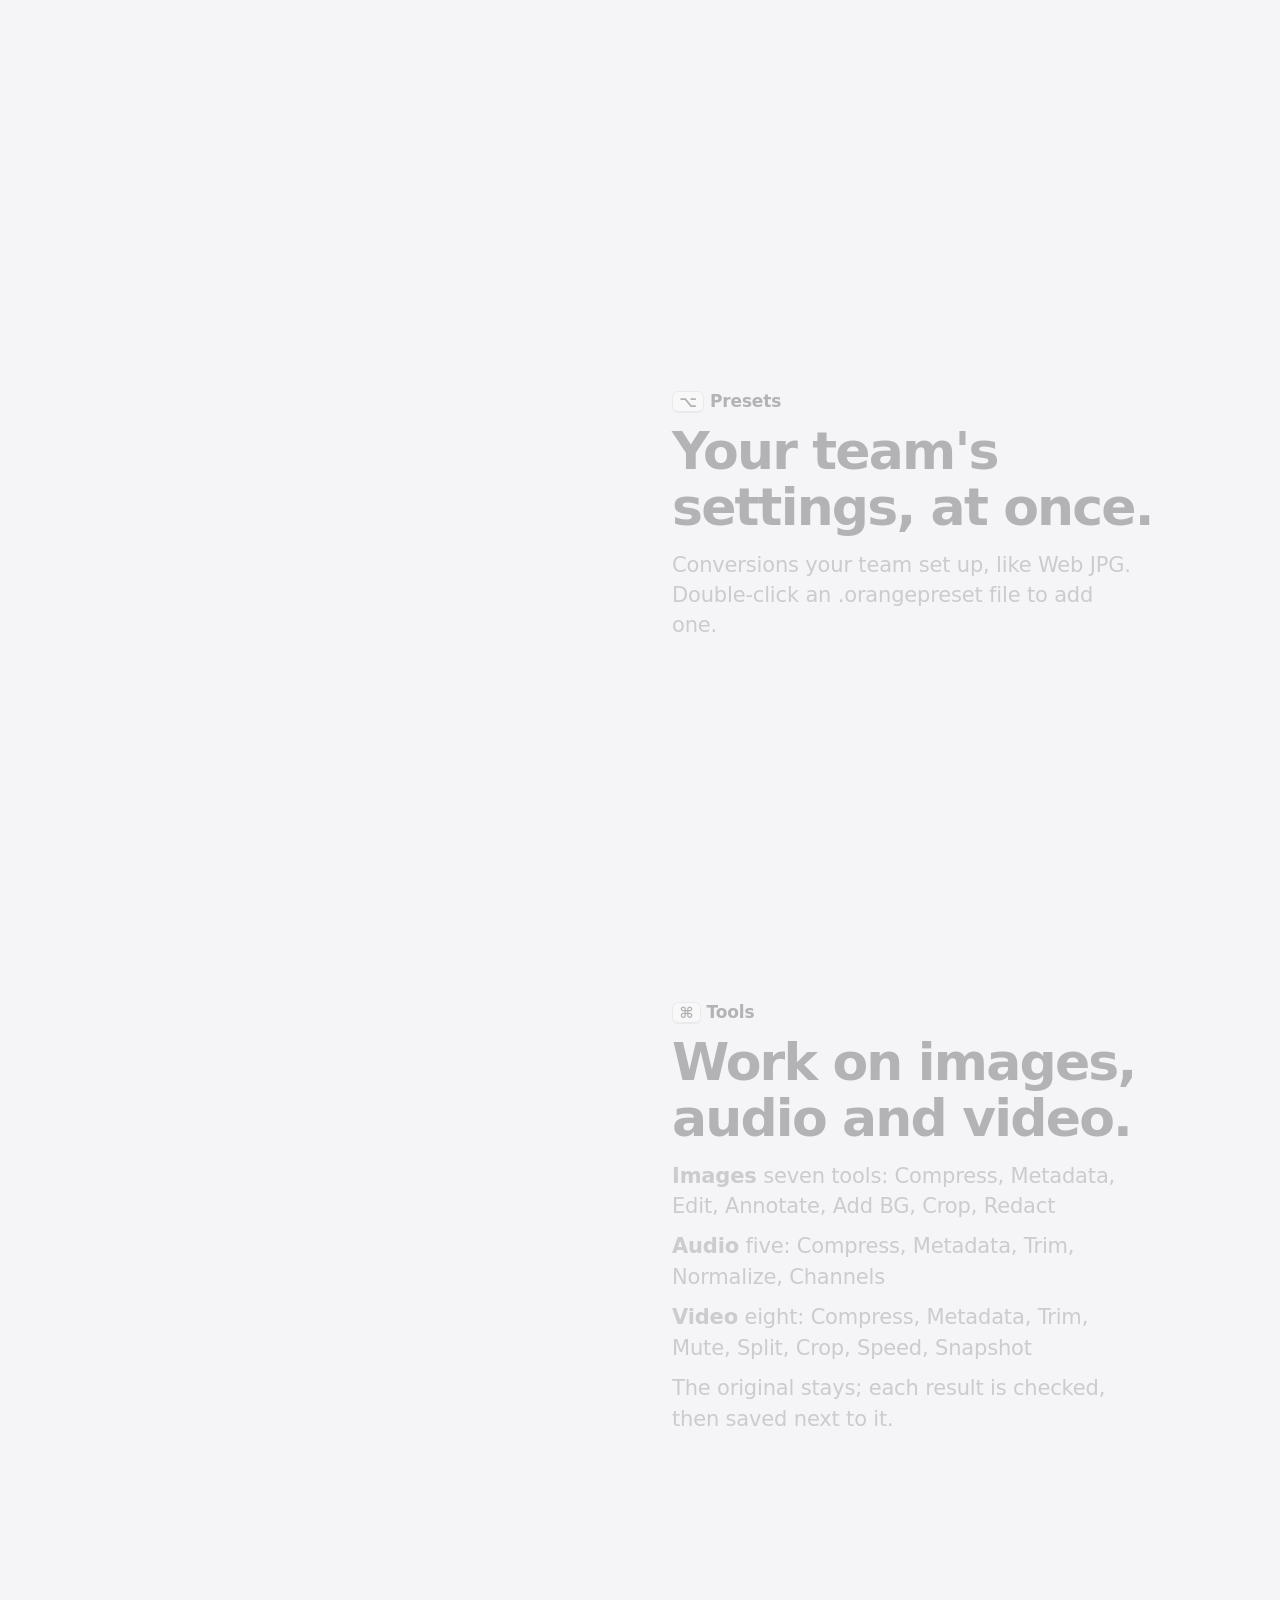
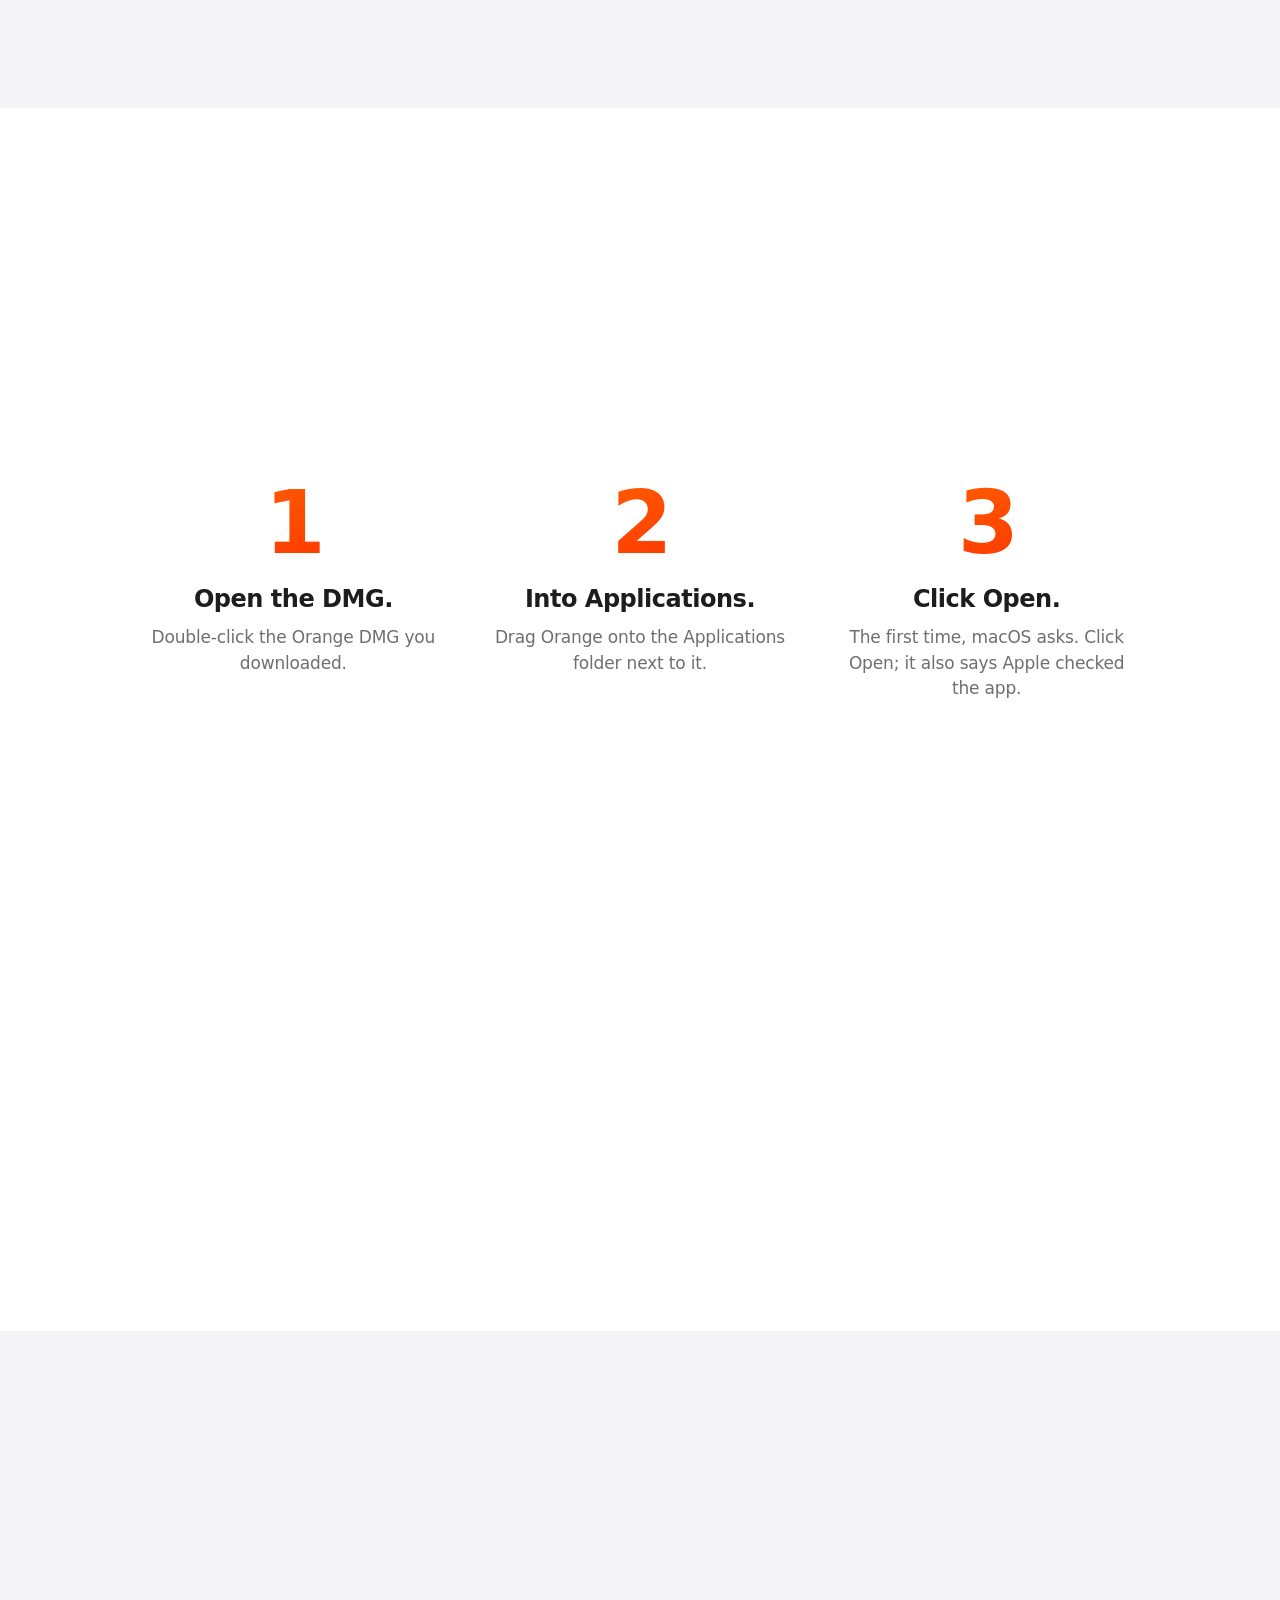
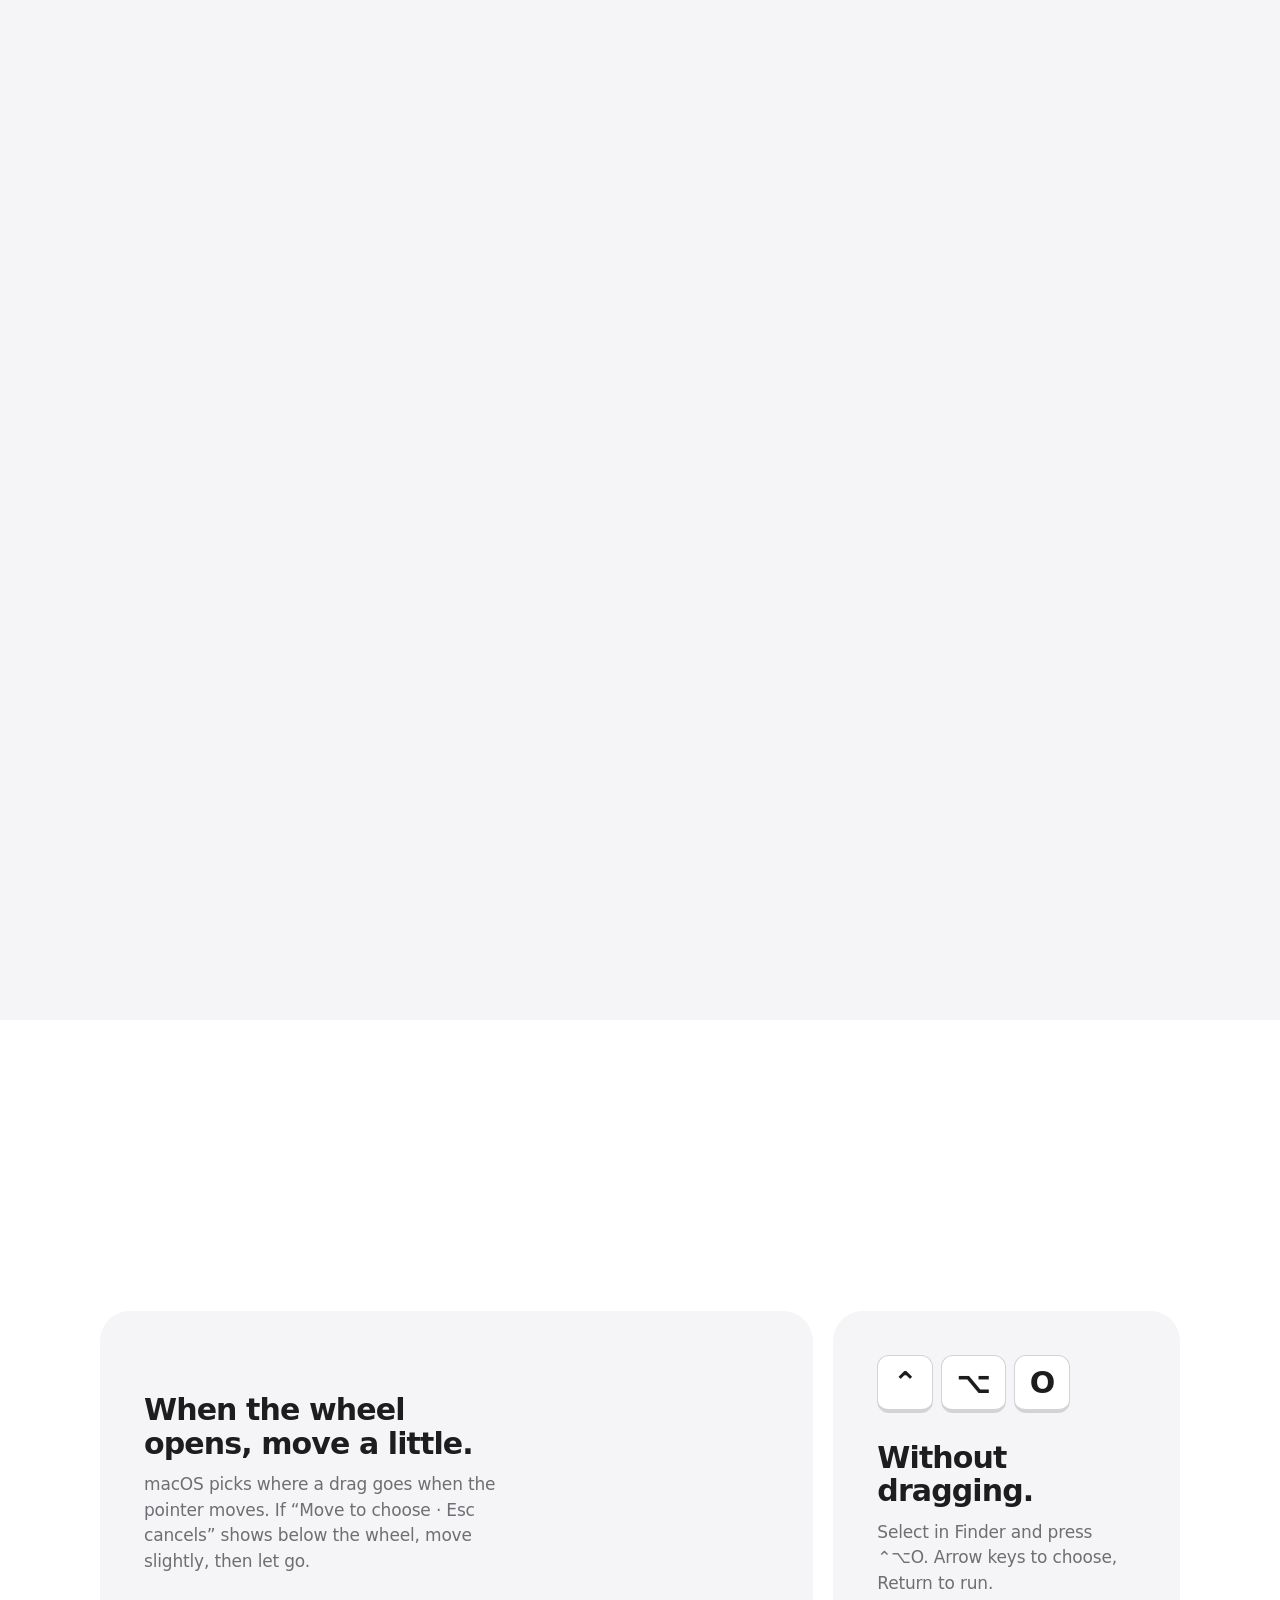
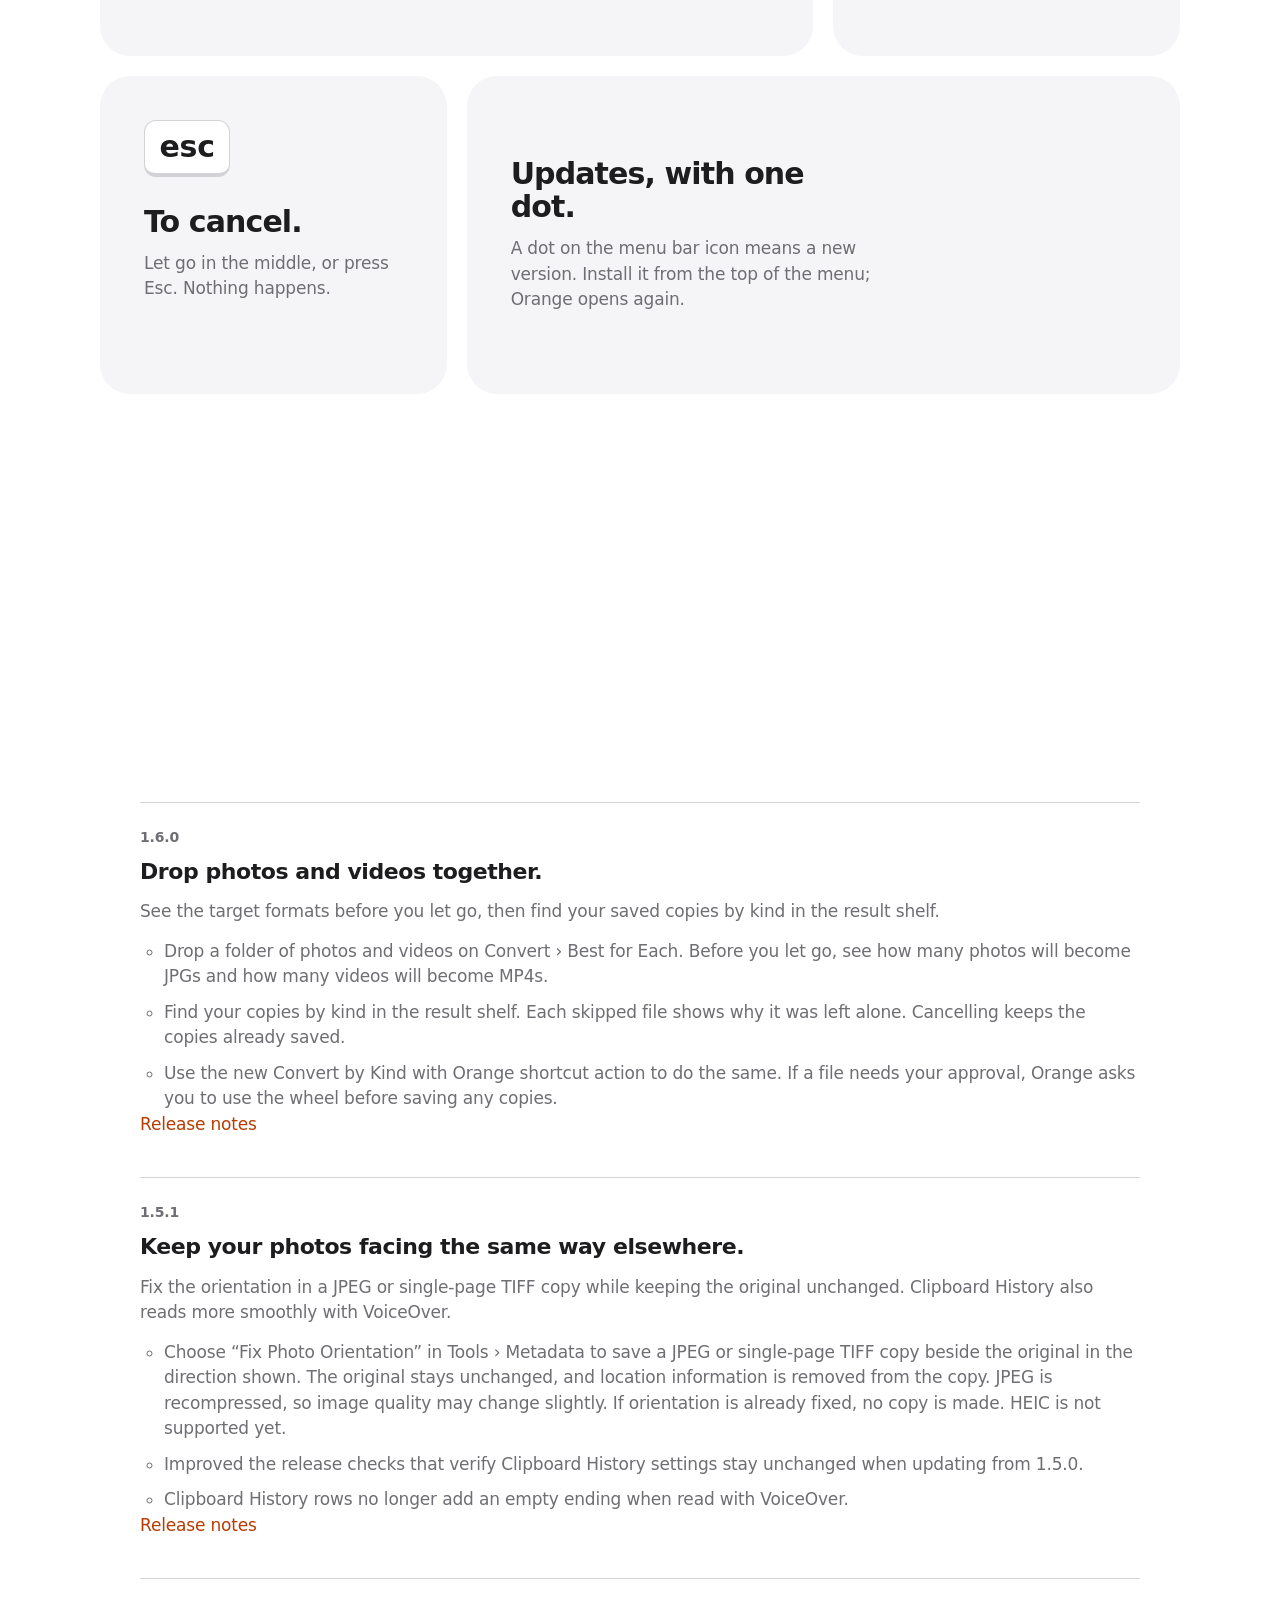
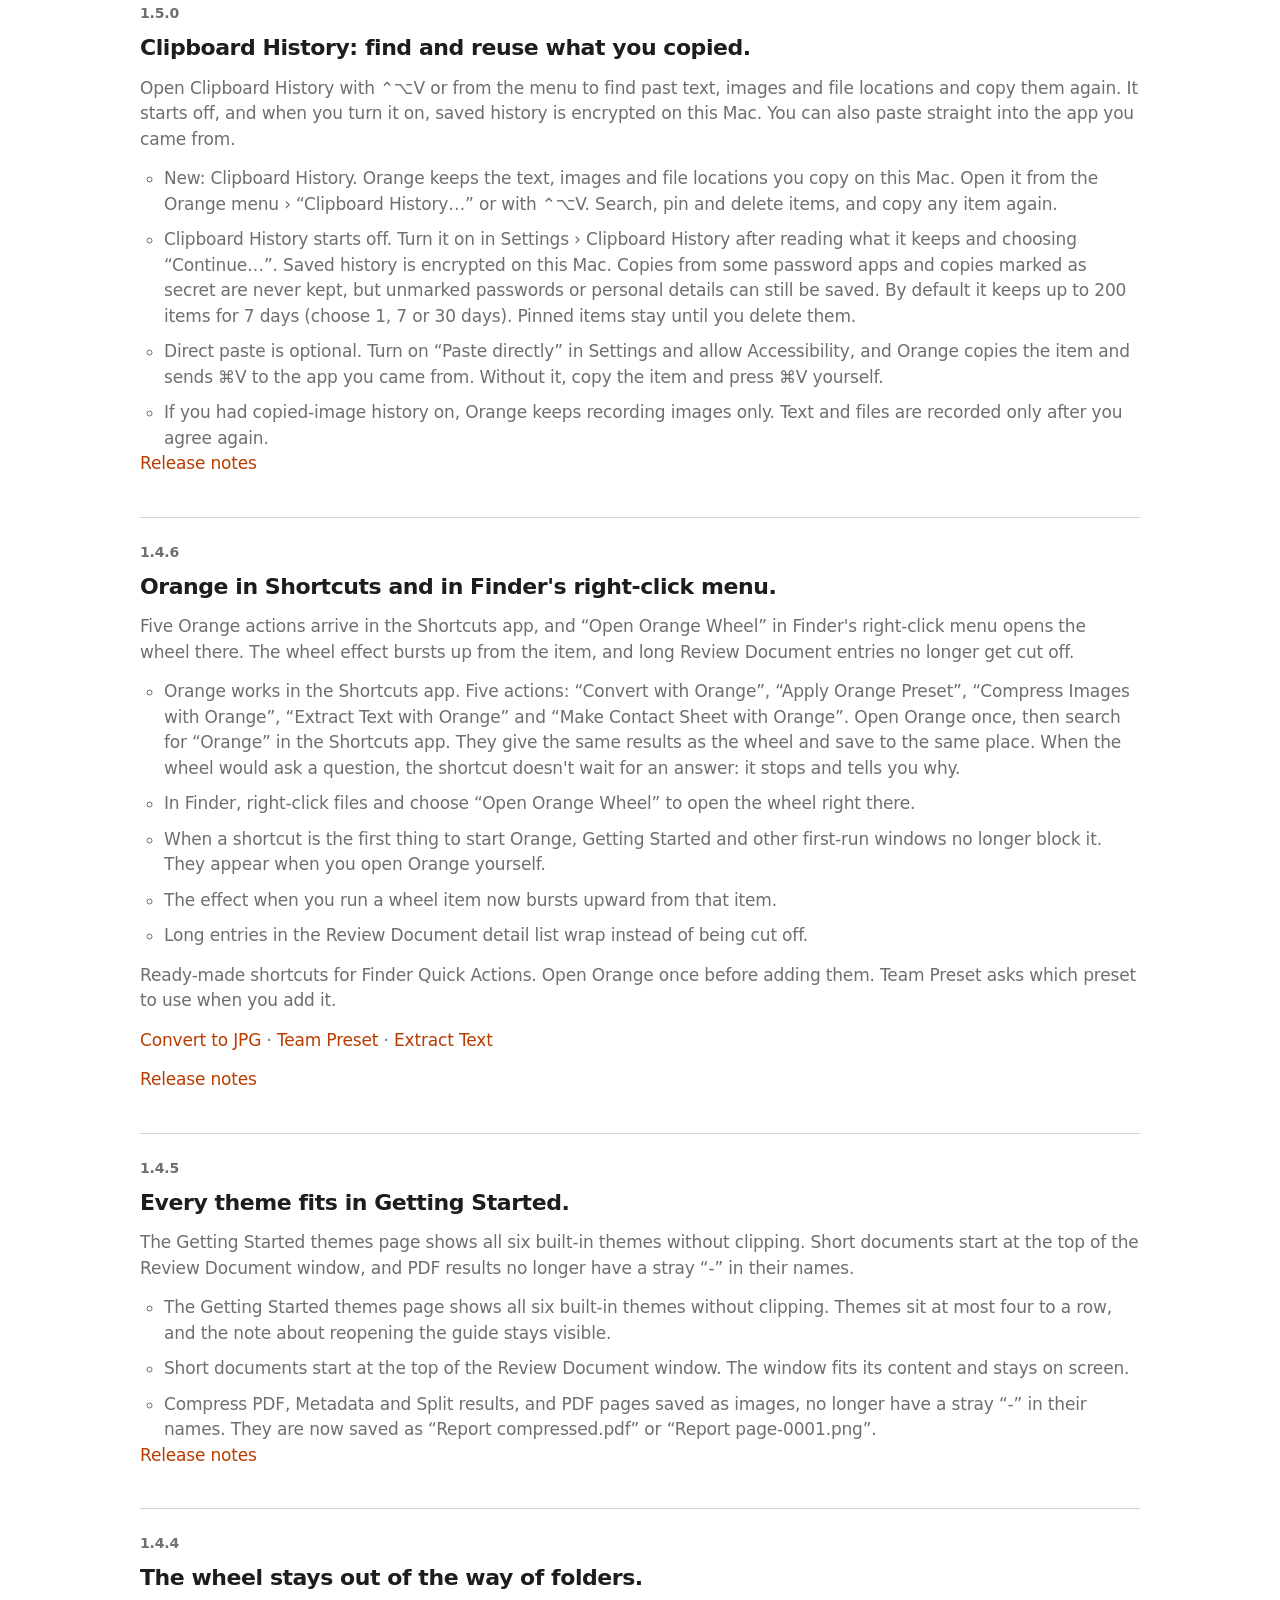
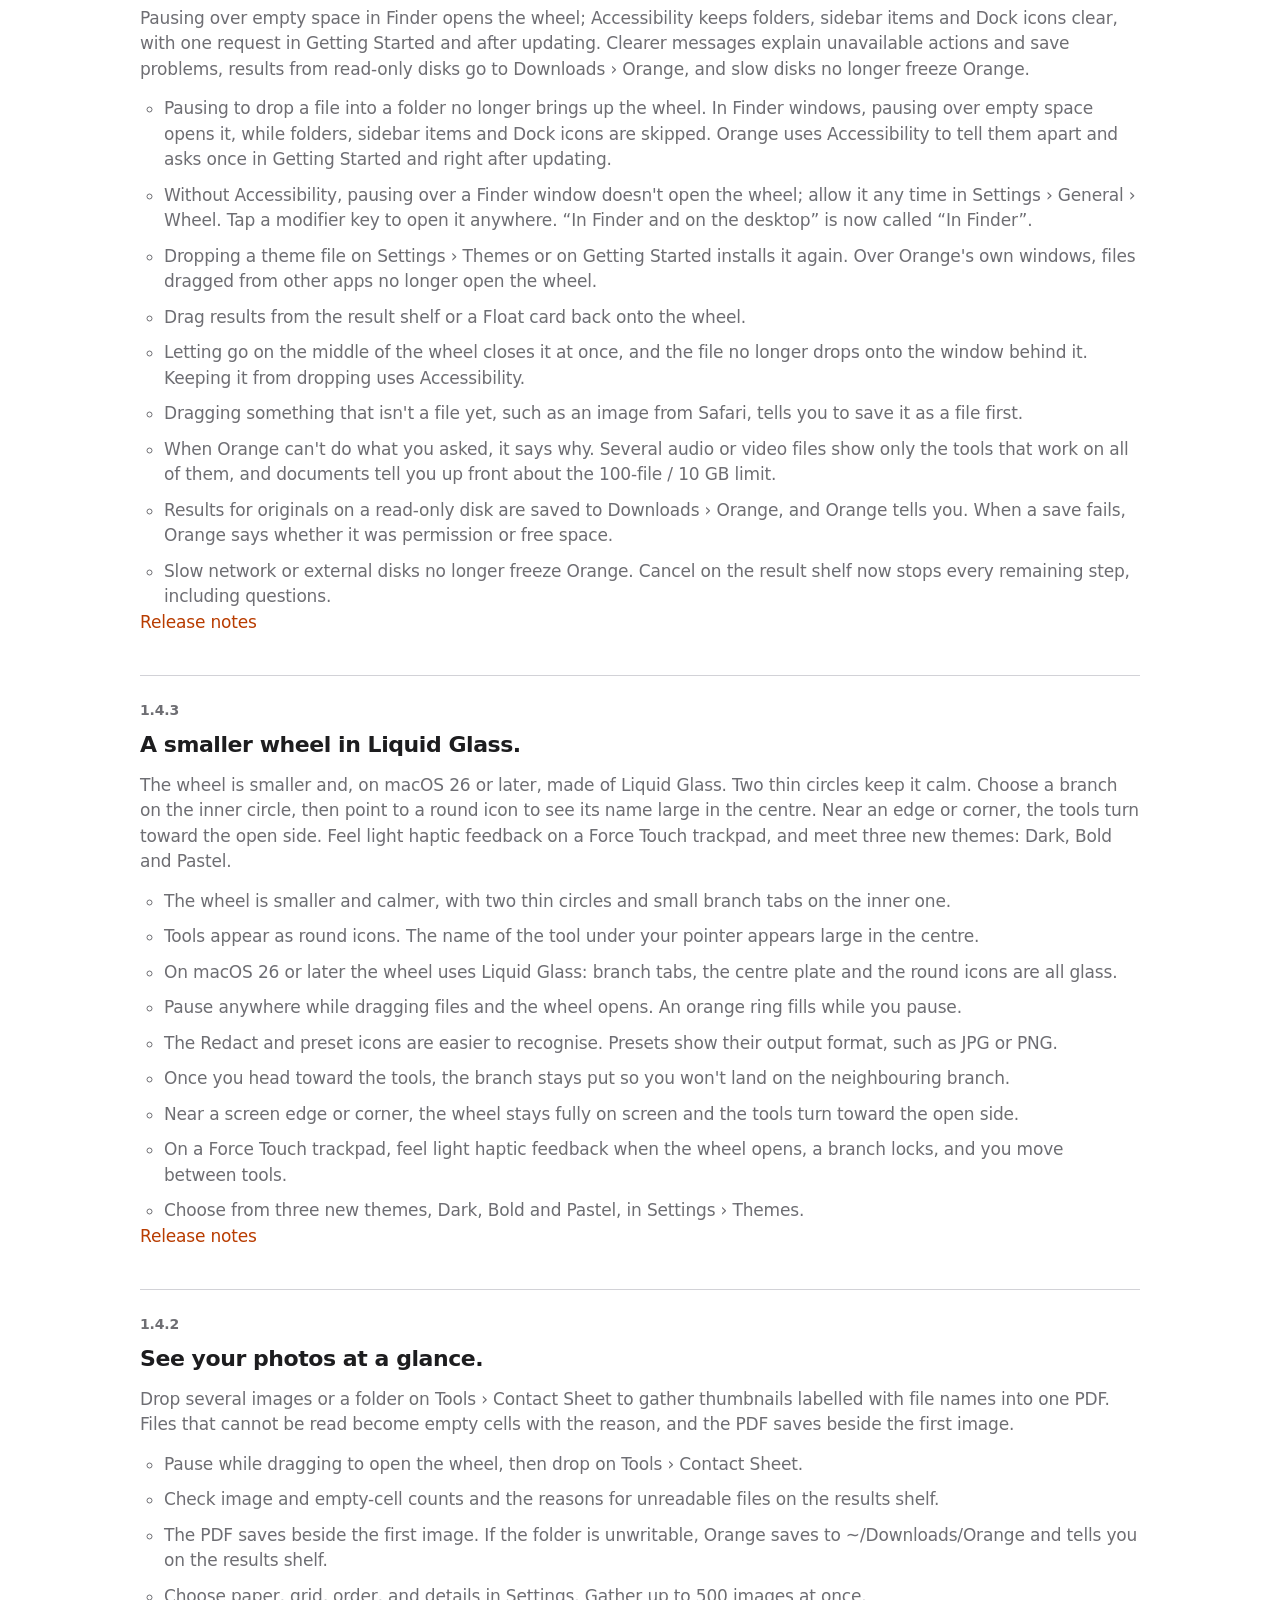
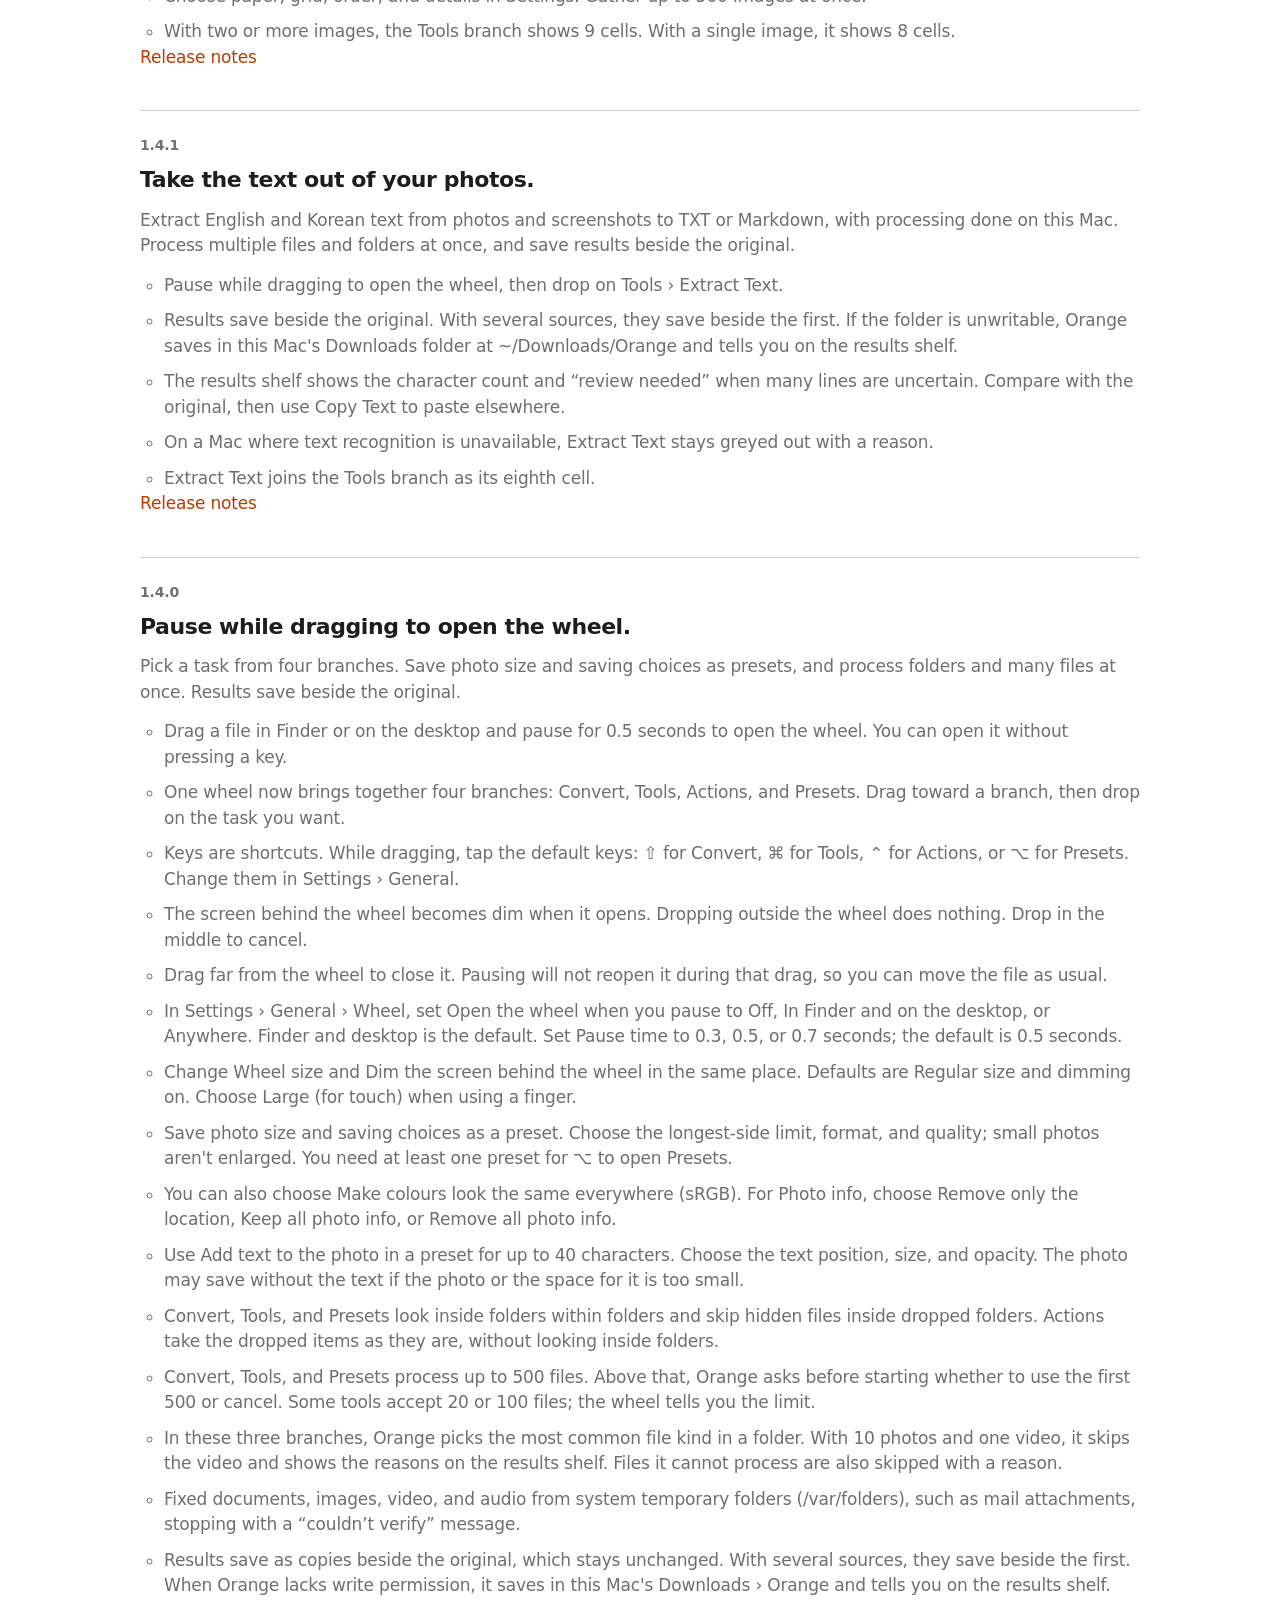
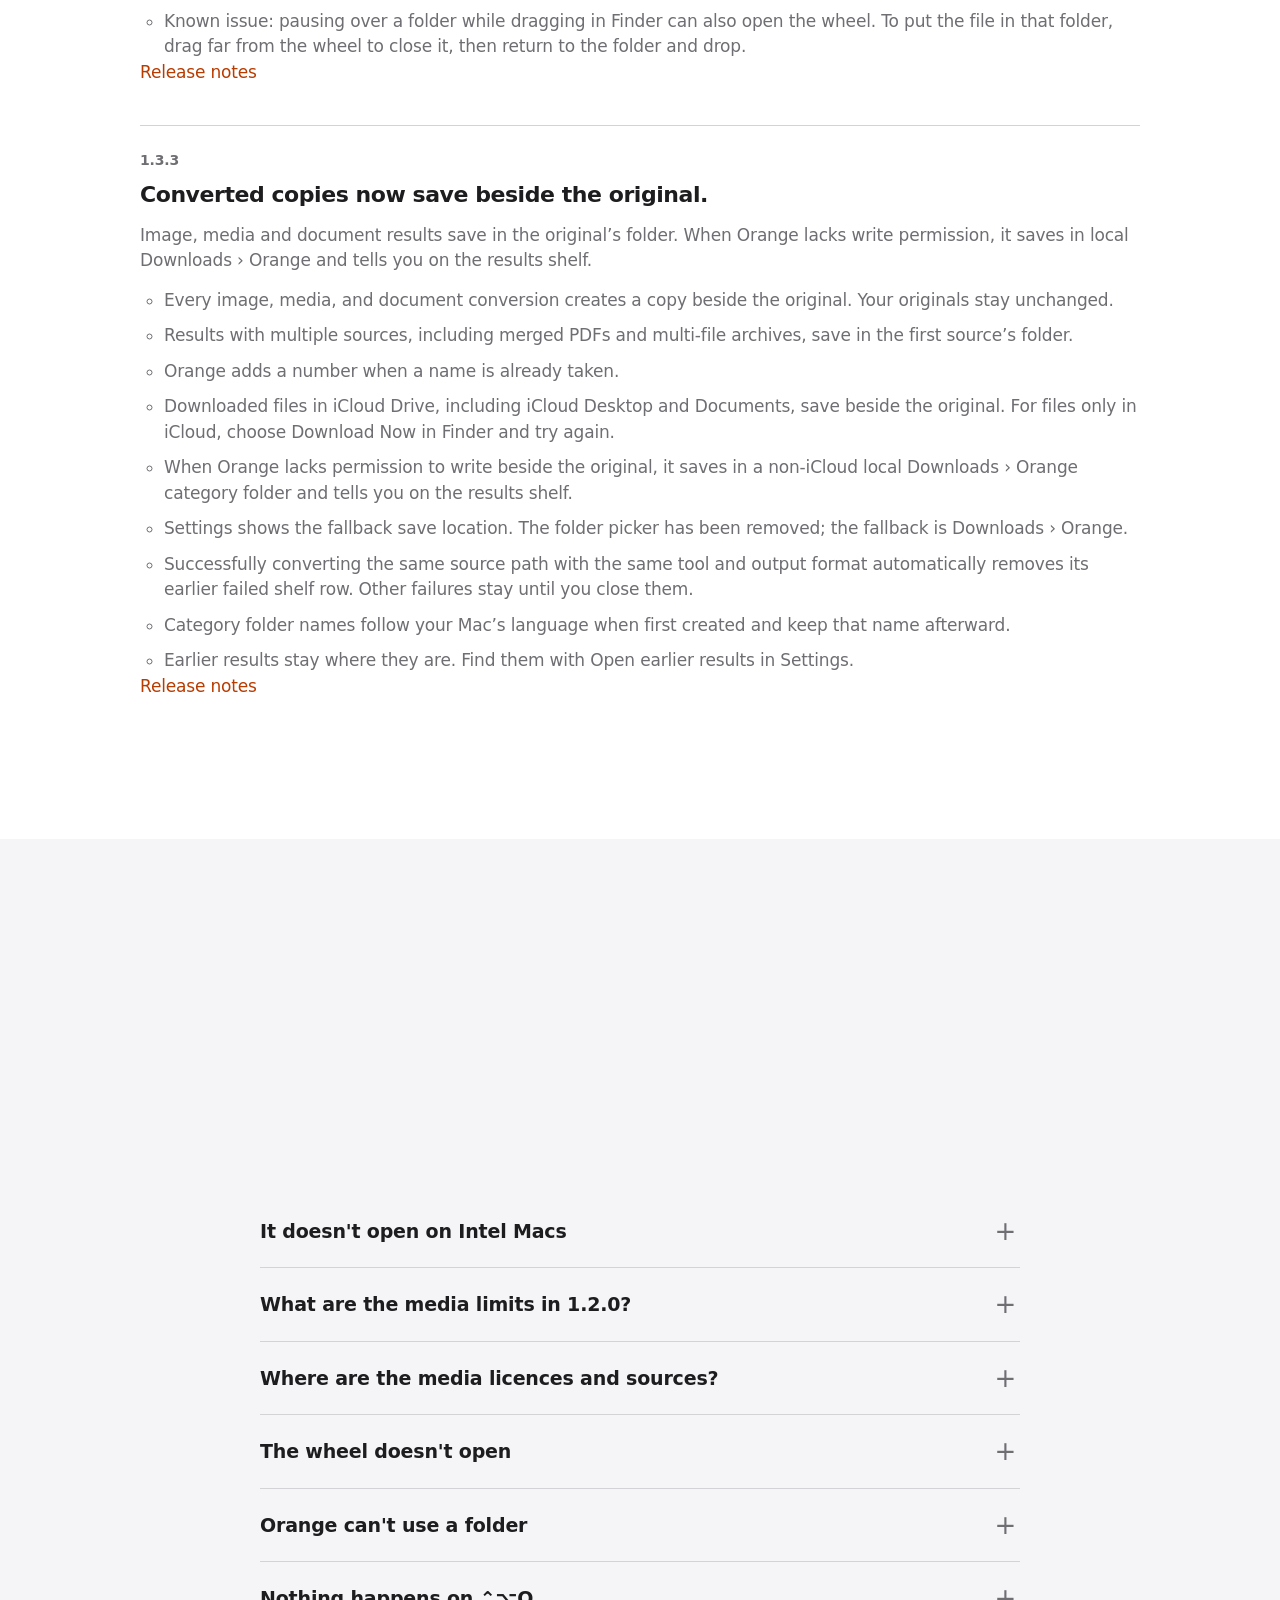
<file: docs/en/index.html>
<!doctype html>
<html lang="en">
<head>
<meta charset="utf-8">
<meta name="viewport" content="width=device-width, initial-scale=1">
<title>Orange</title>
<meta http-equiv="refresh" content="0; url=../">
<link rel="canonical" href="../">
</head>
<body><a href="../">Continue to the English page</a></body>
</html>
</file>
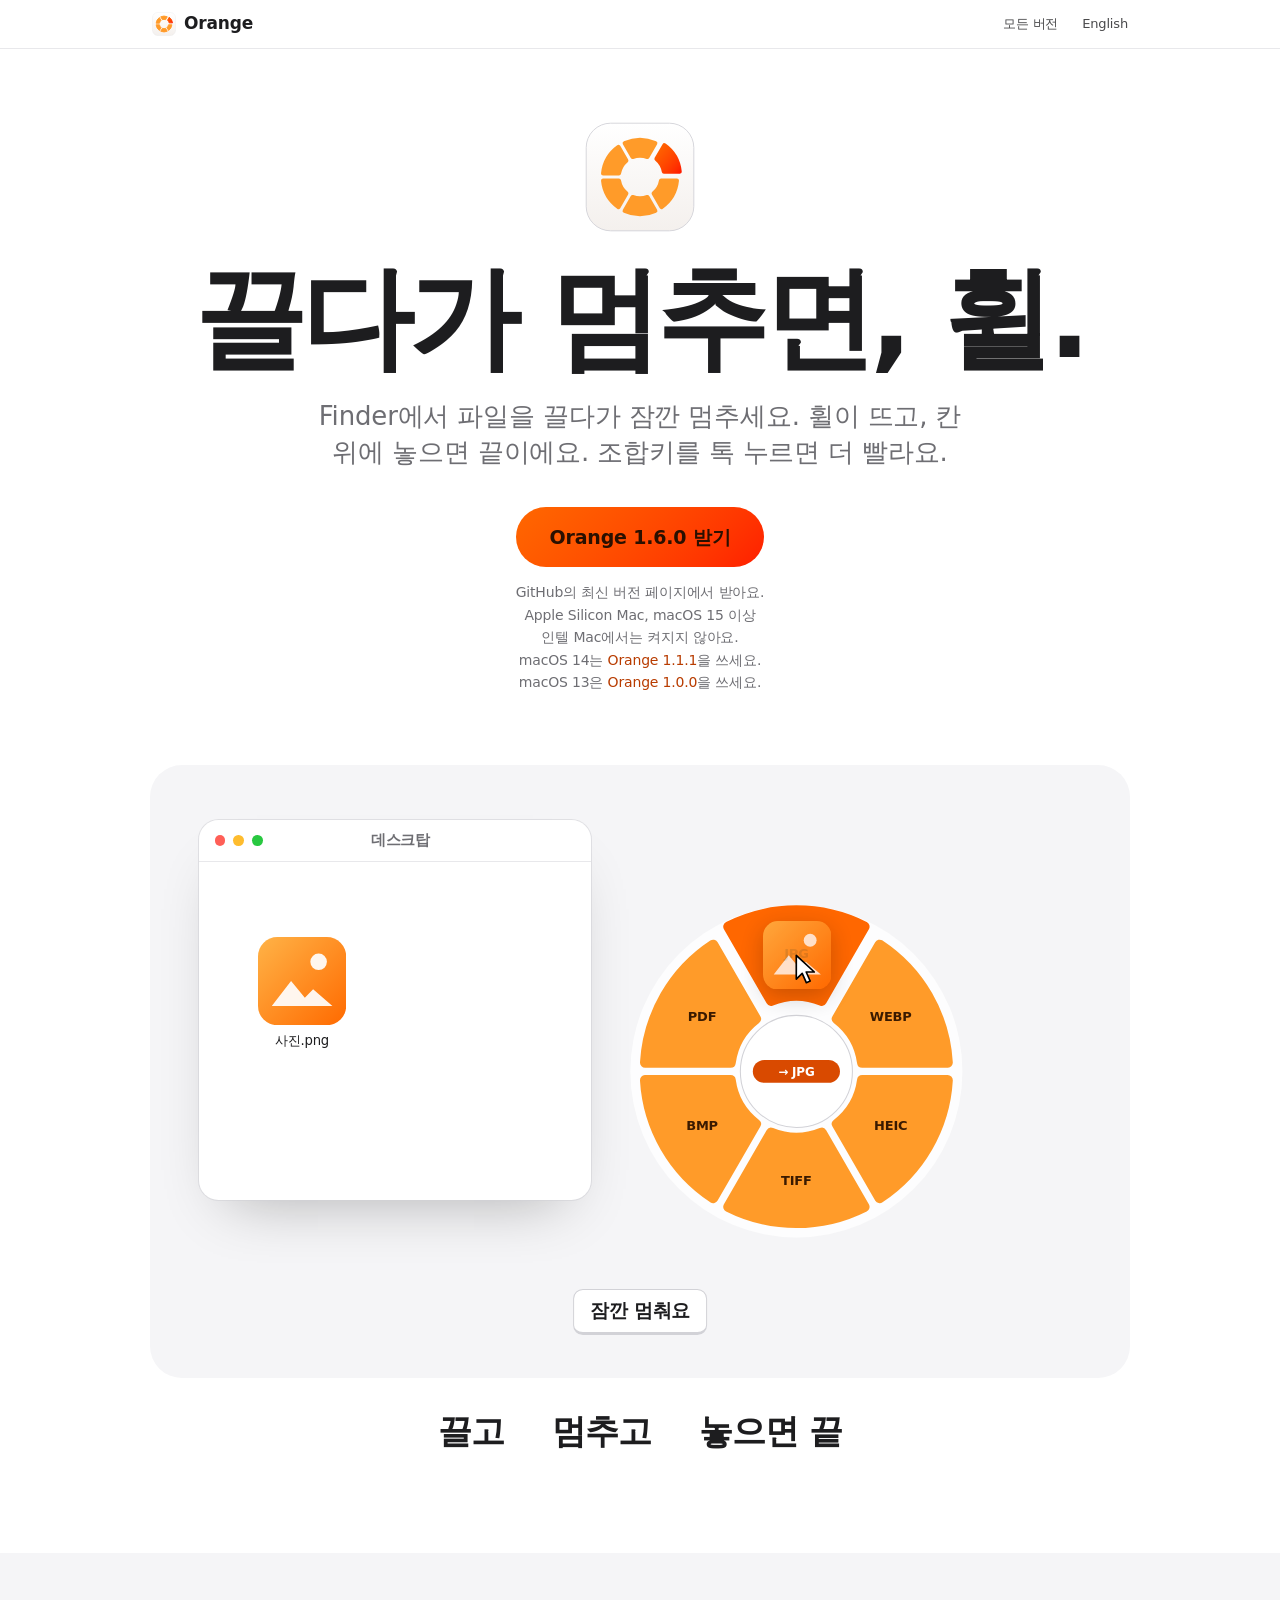
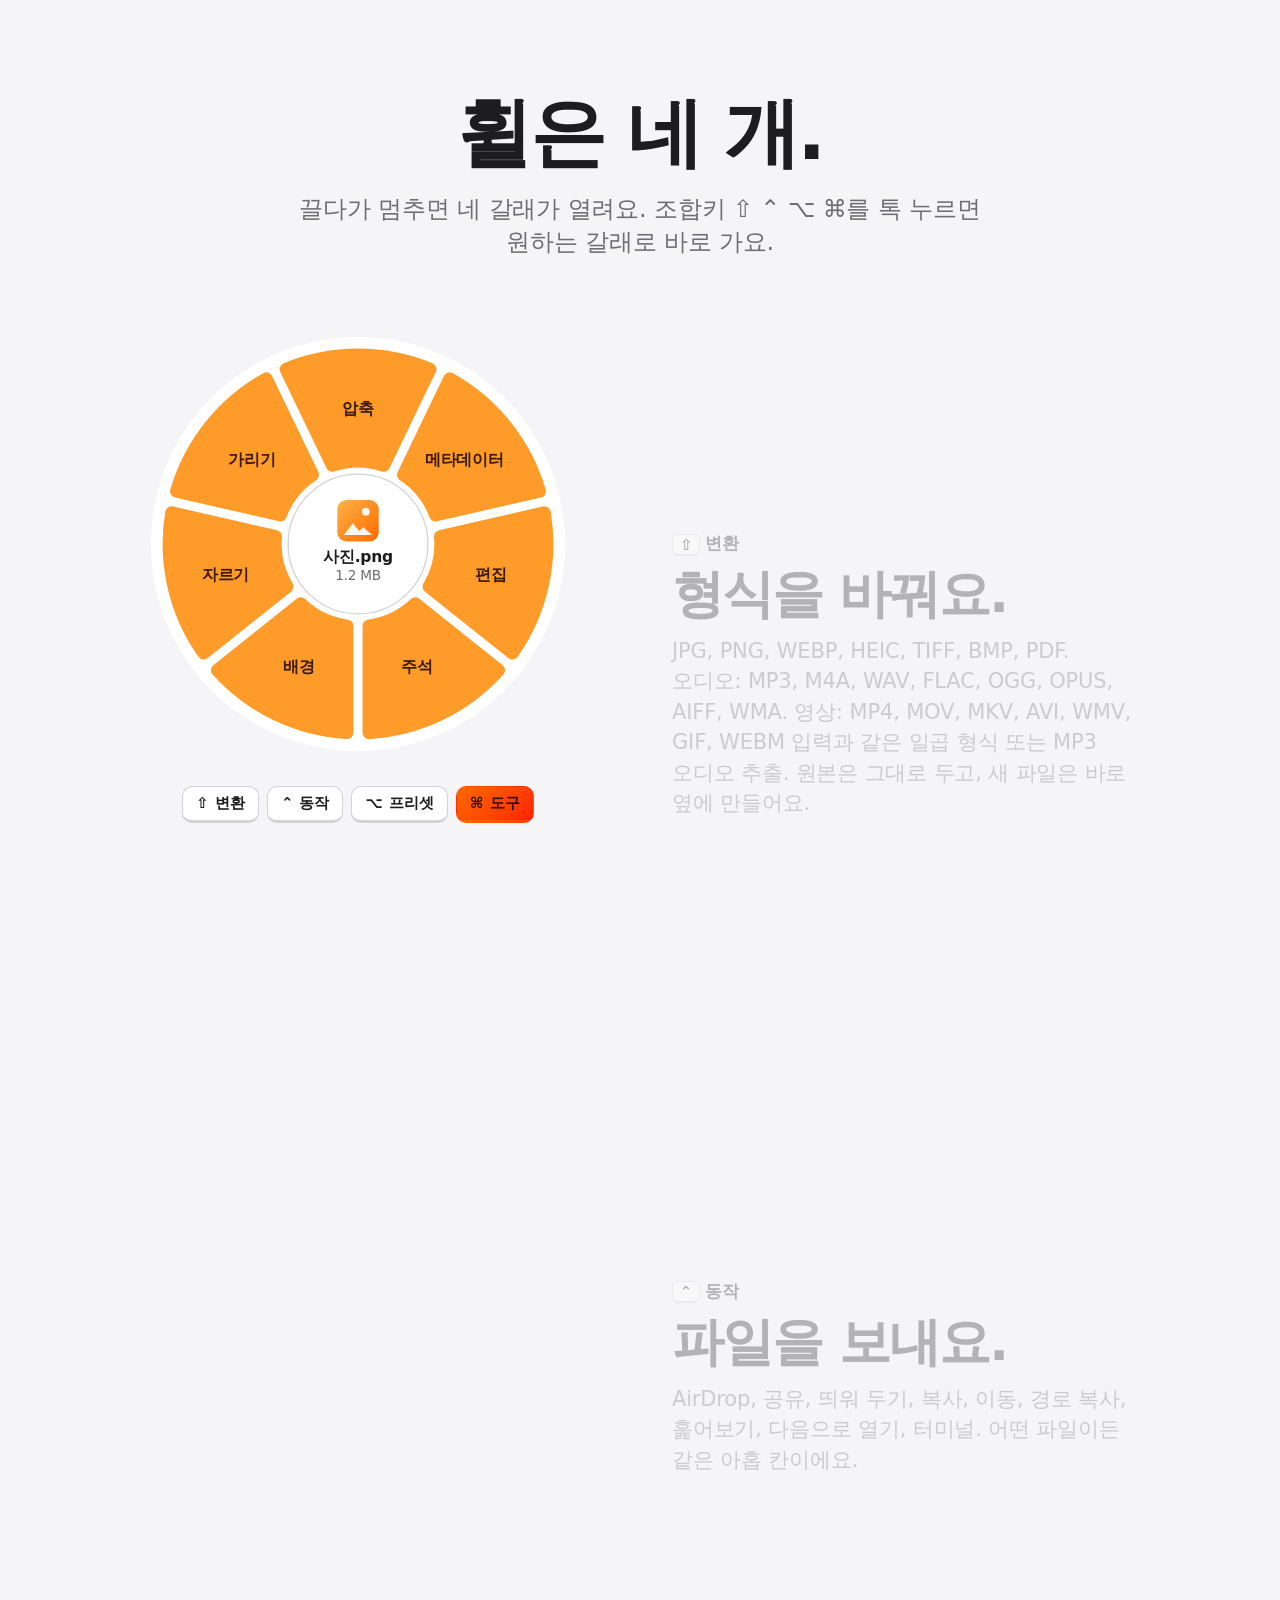
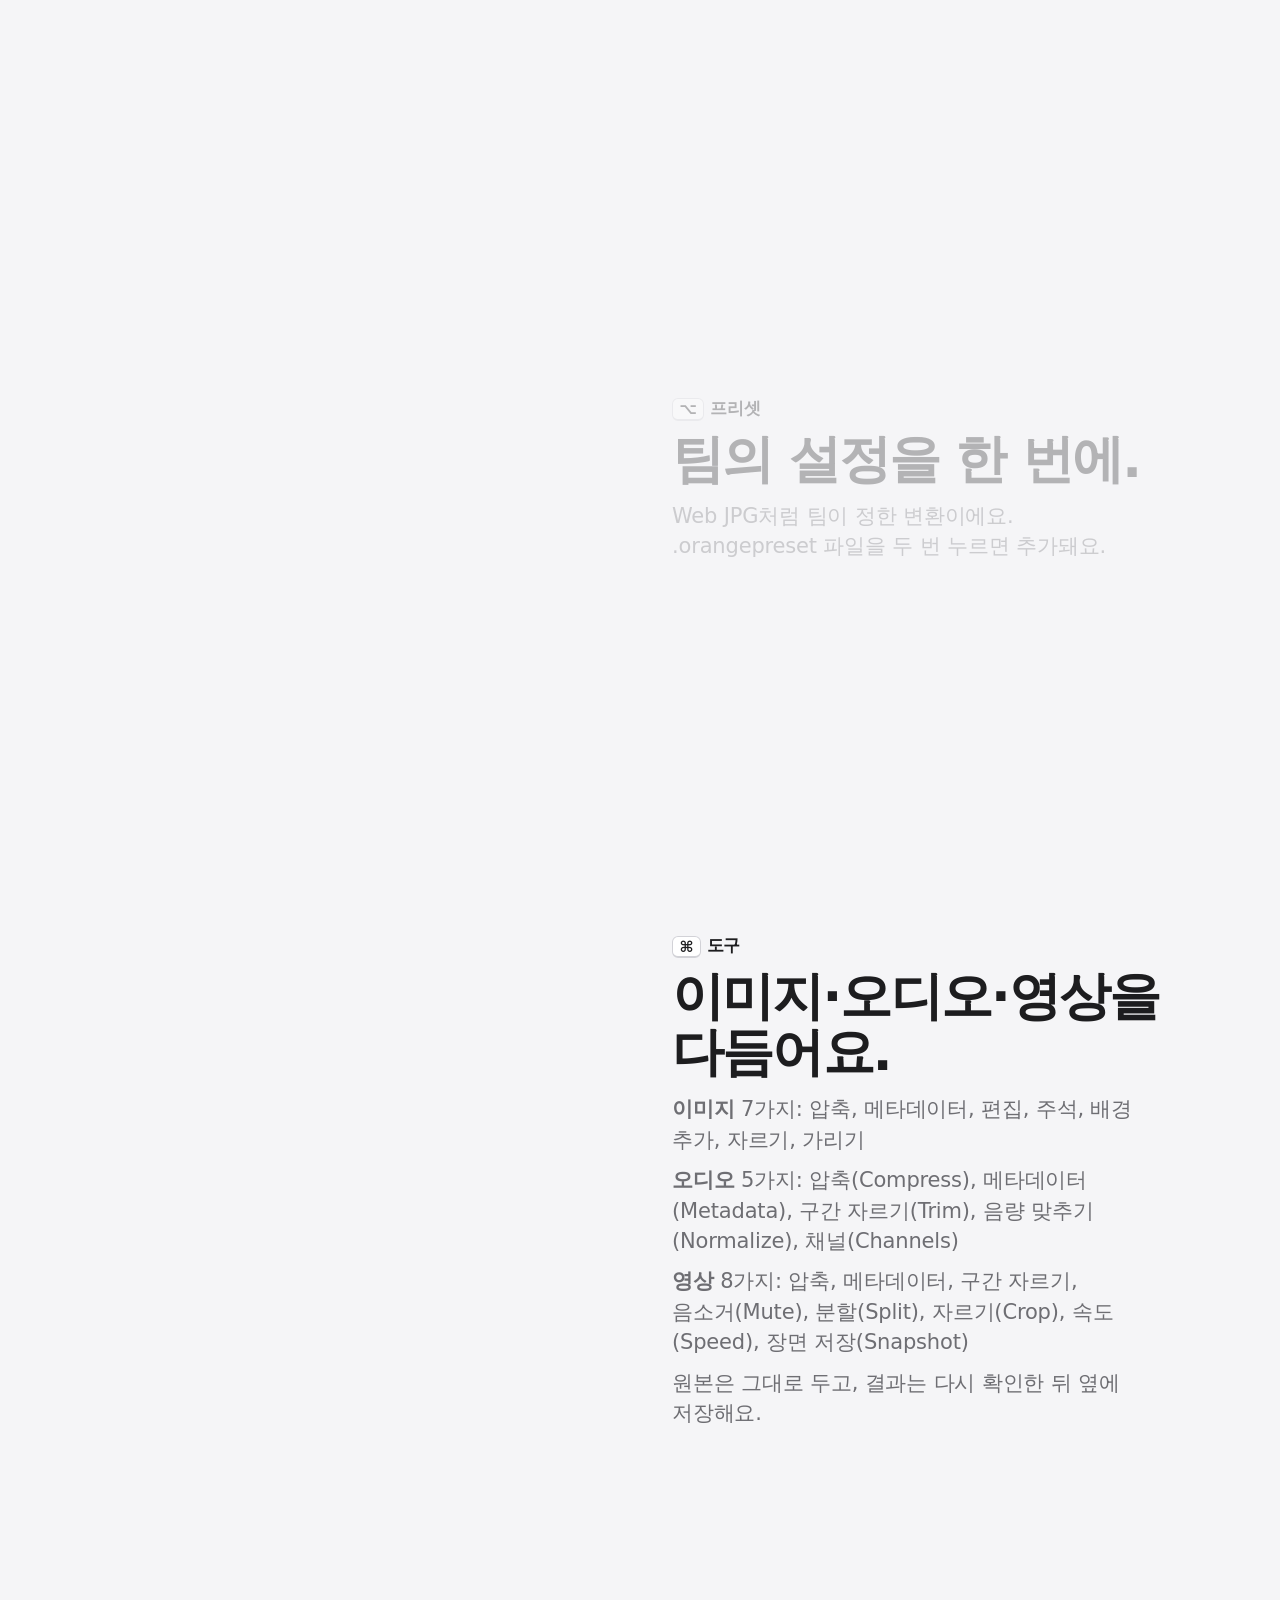
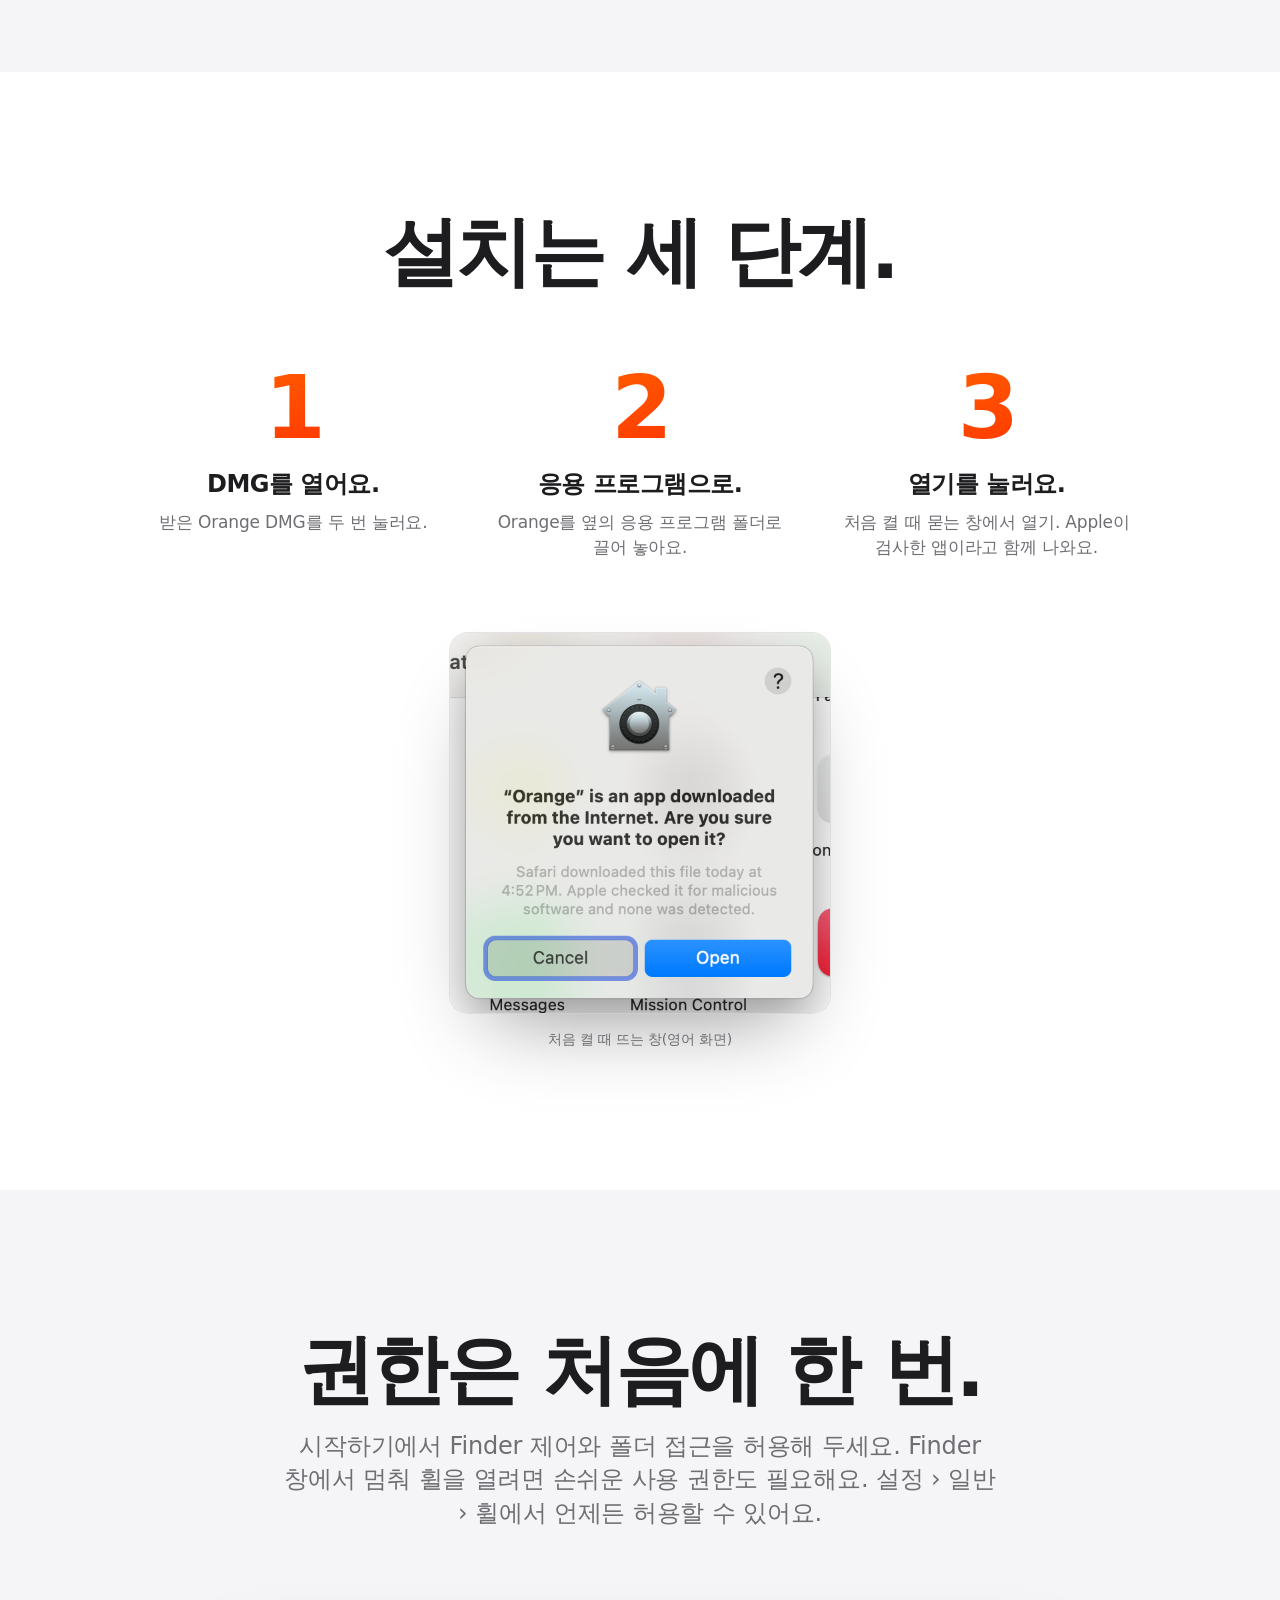
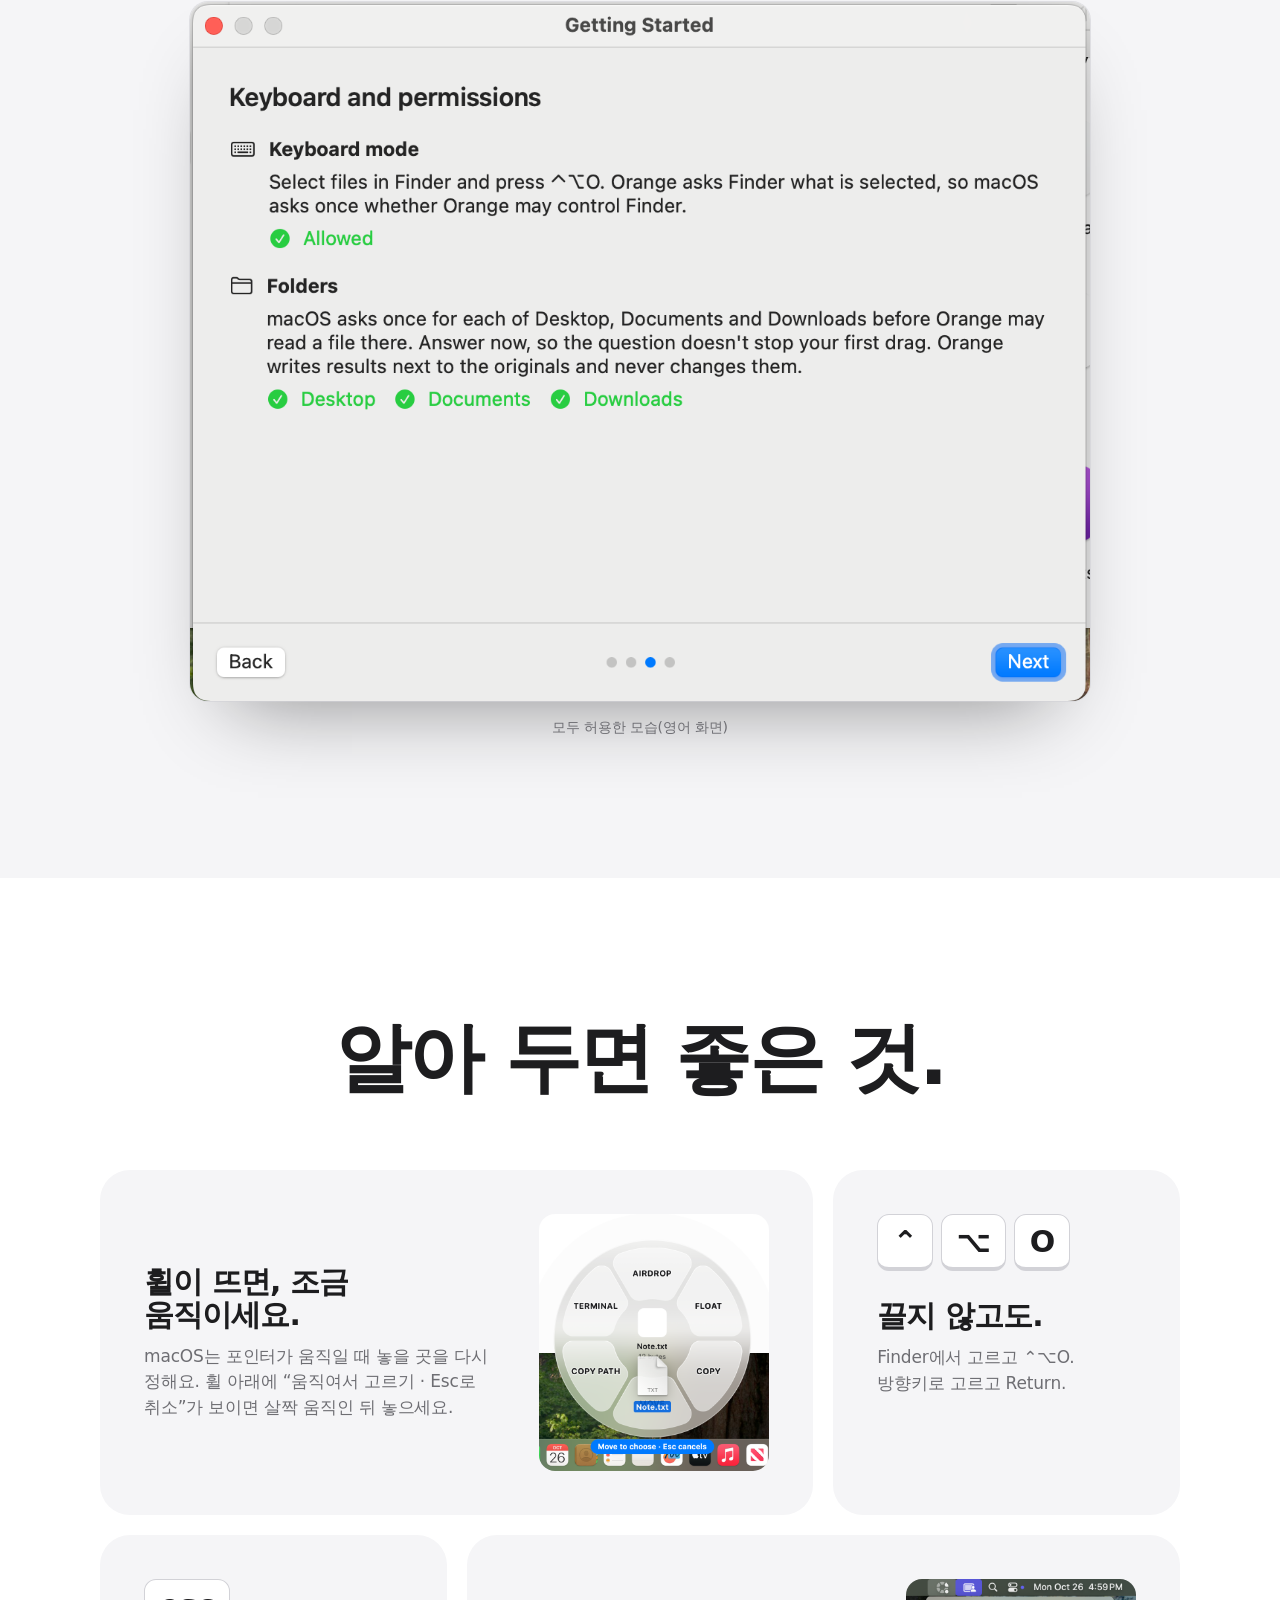
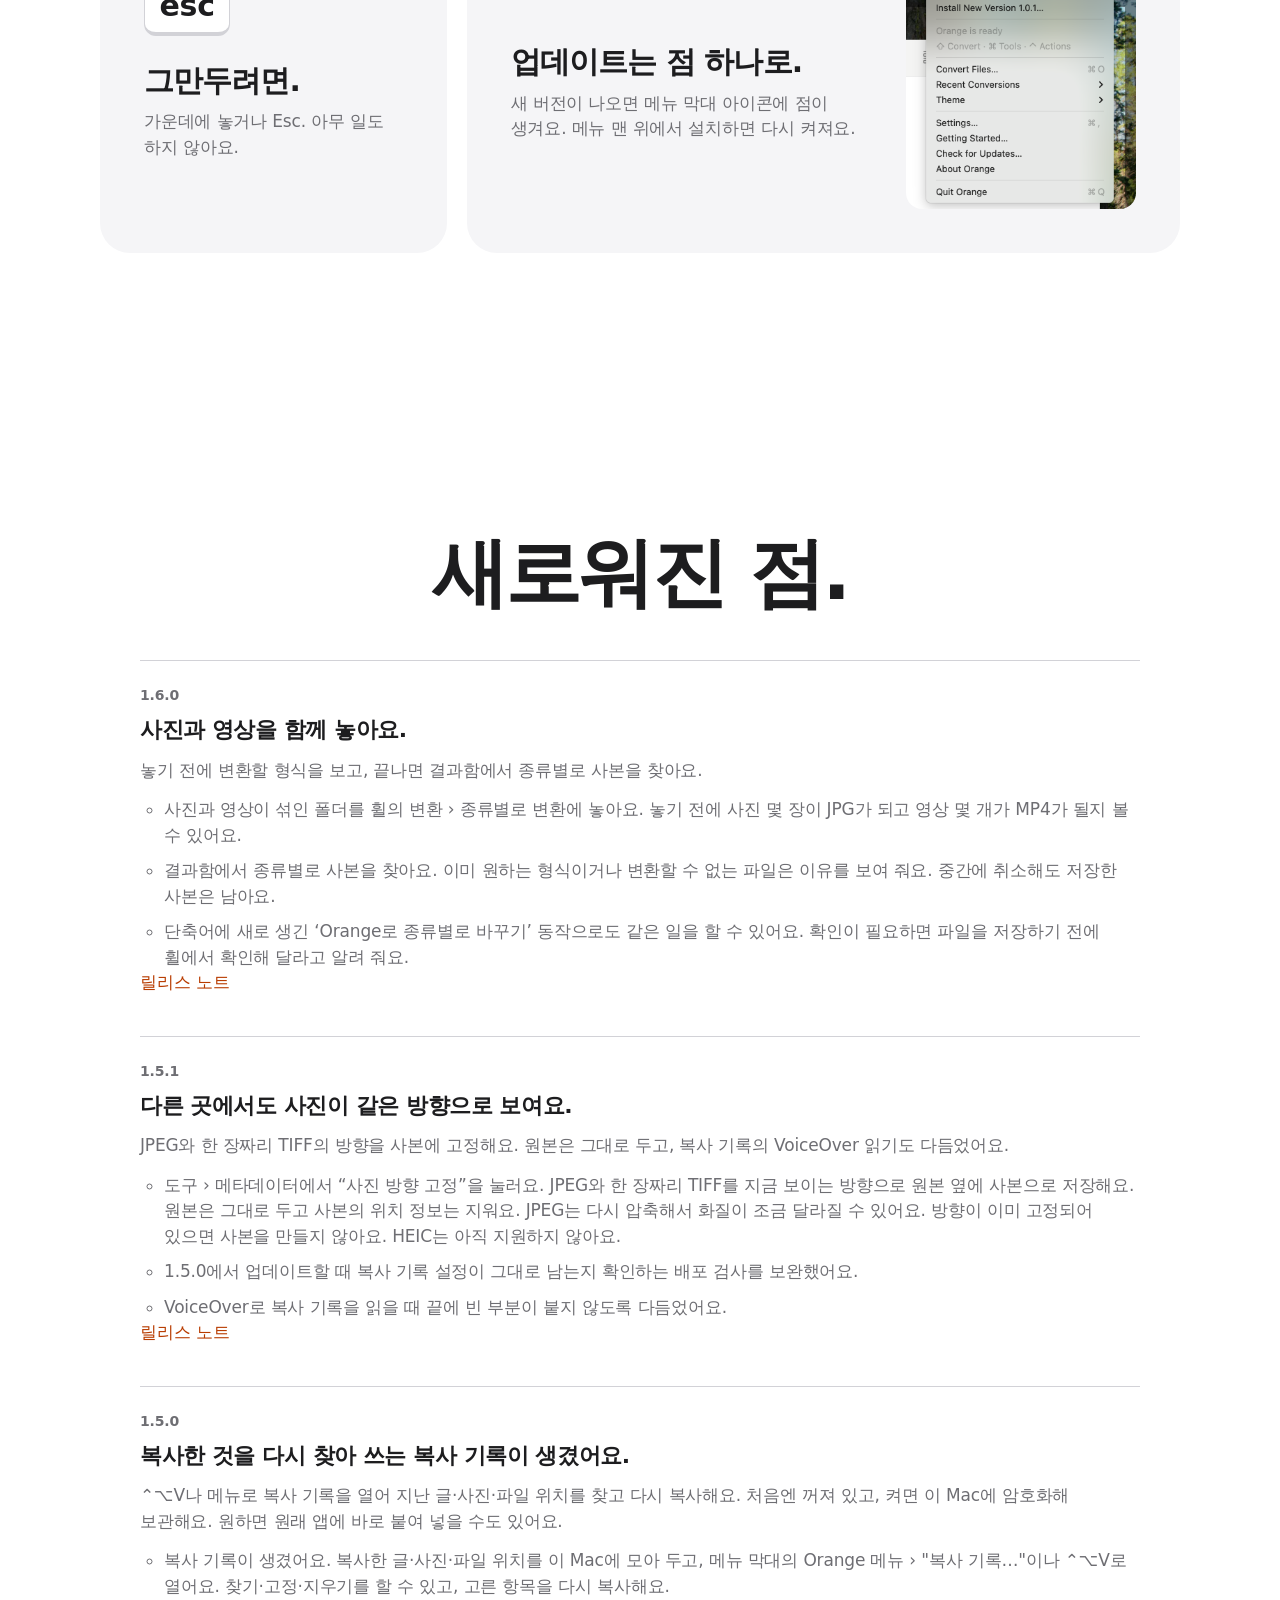
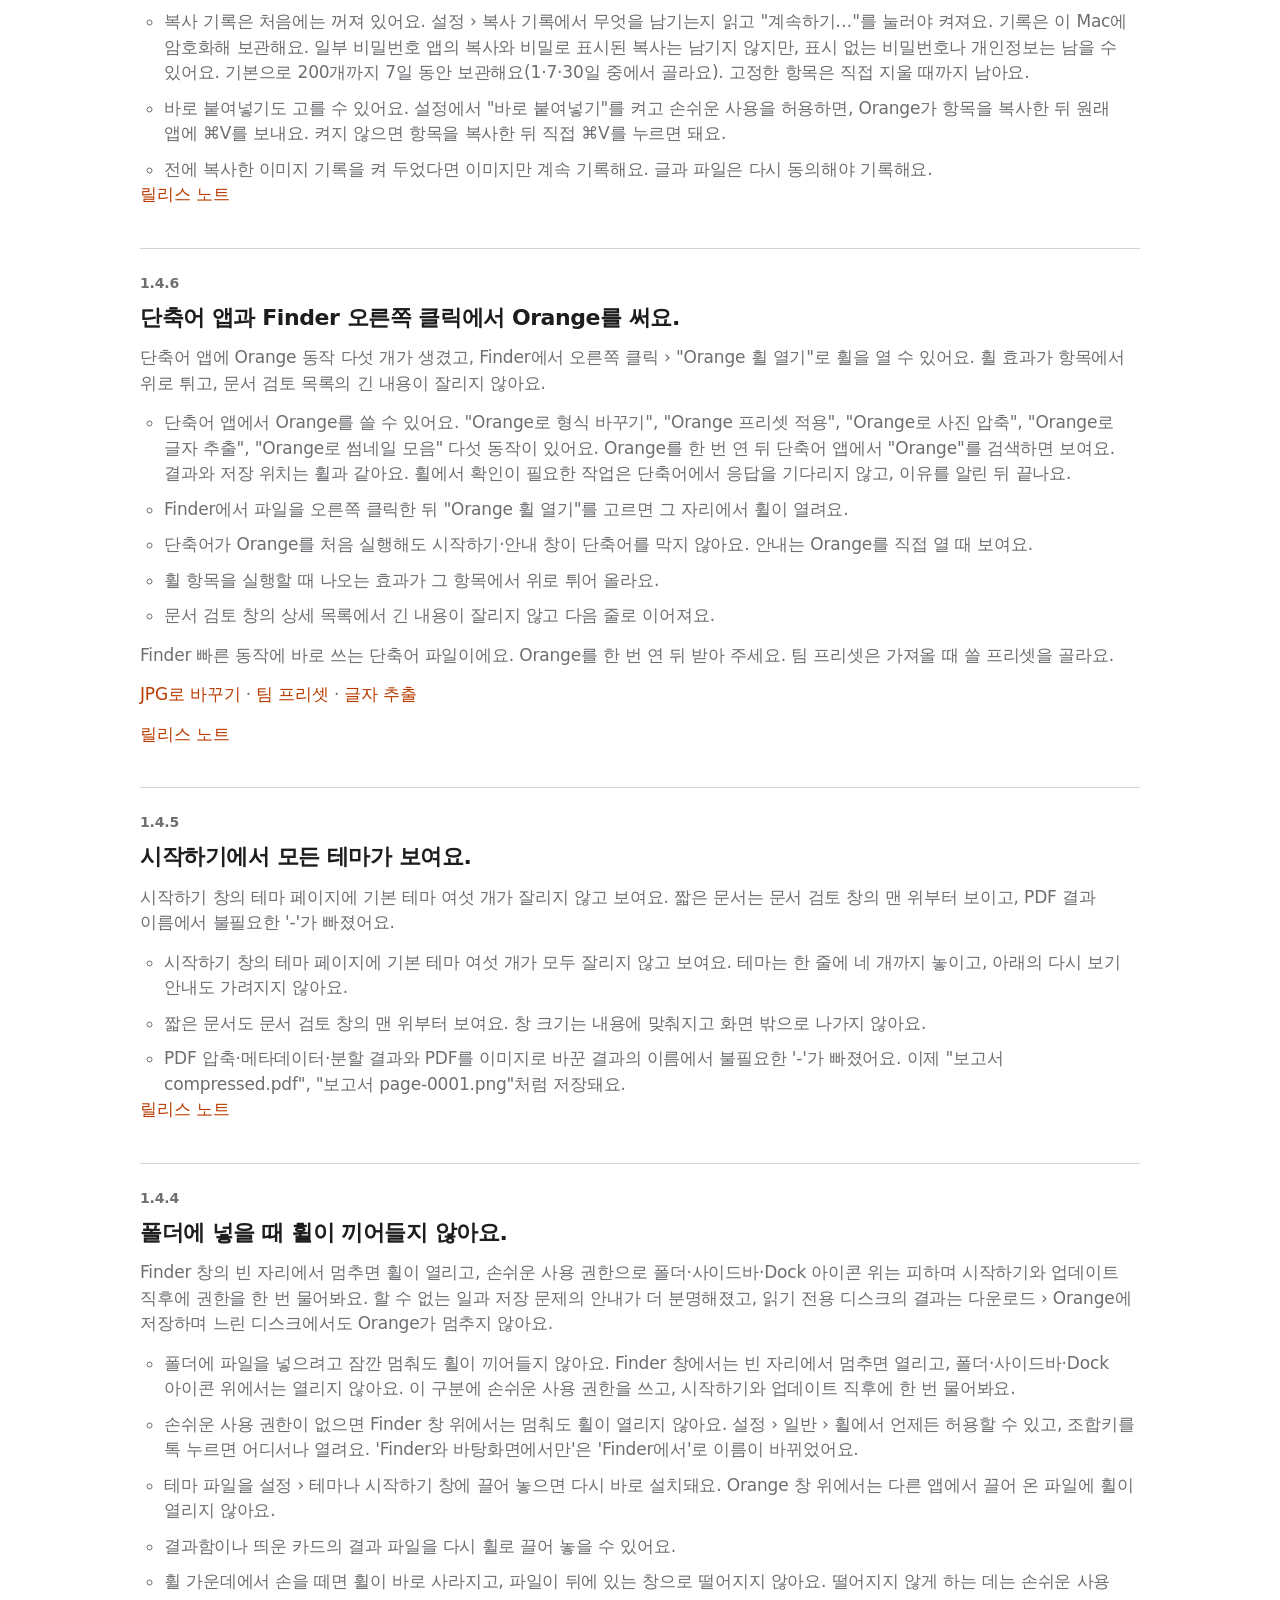
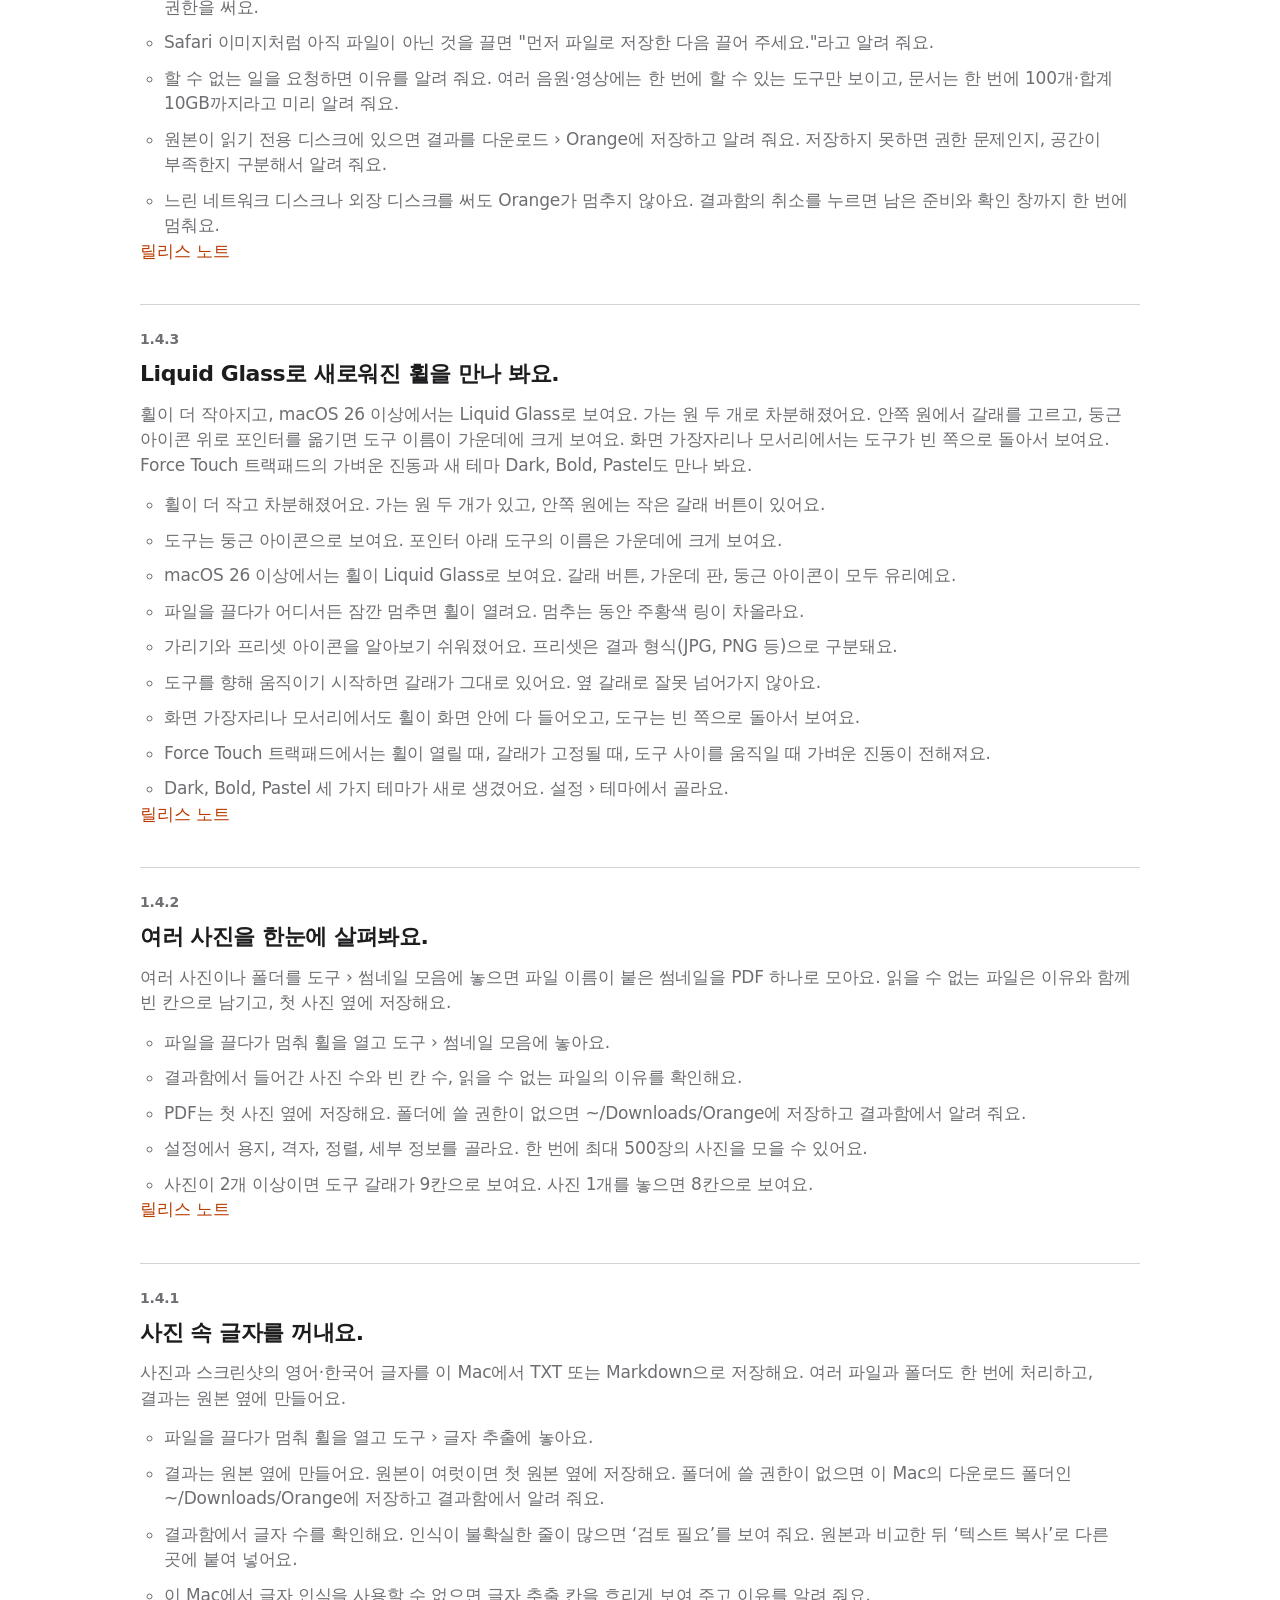
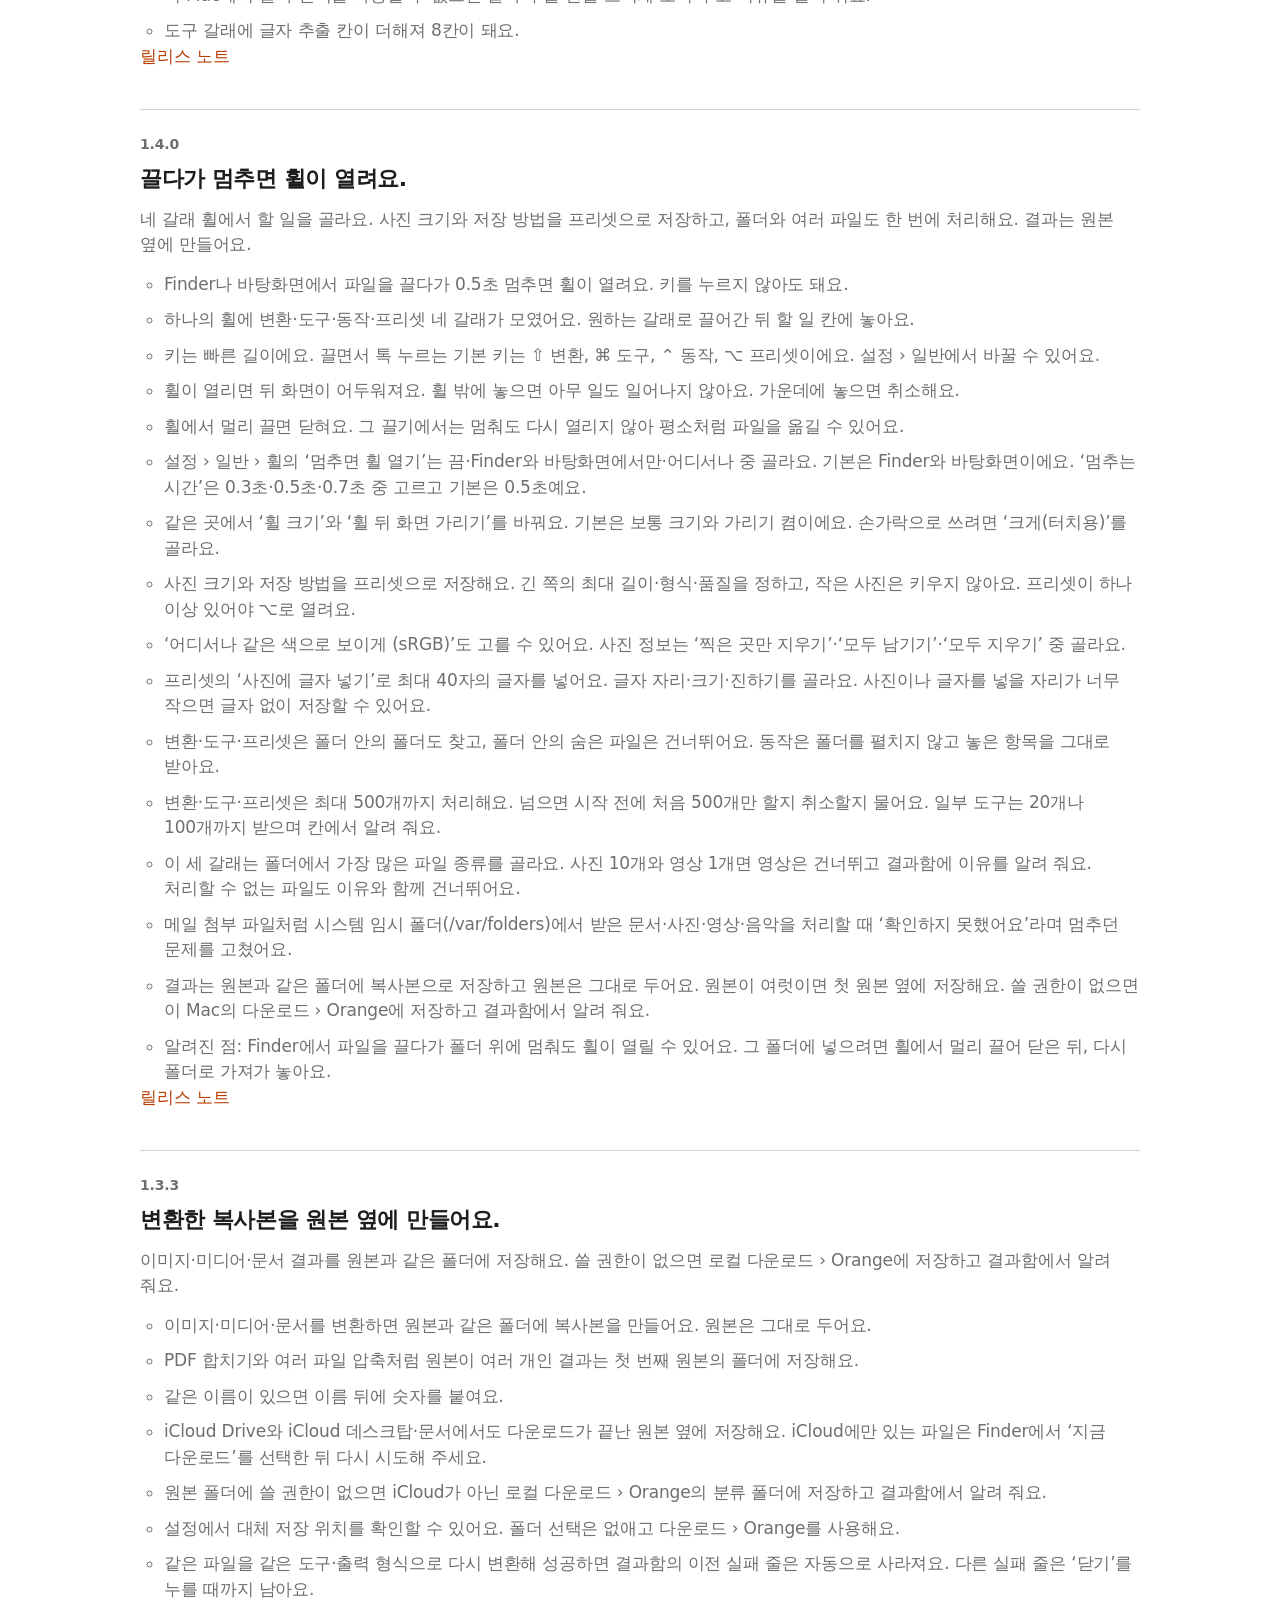
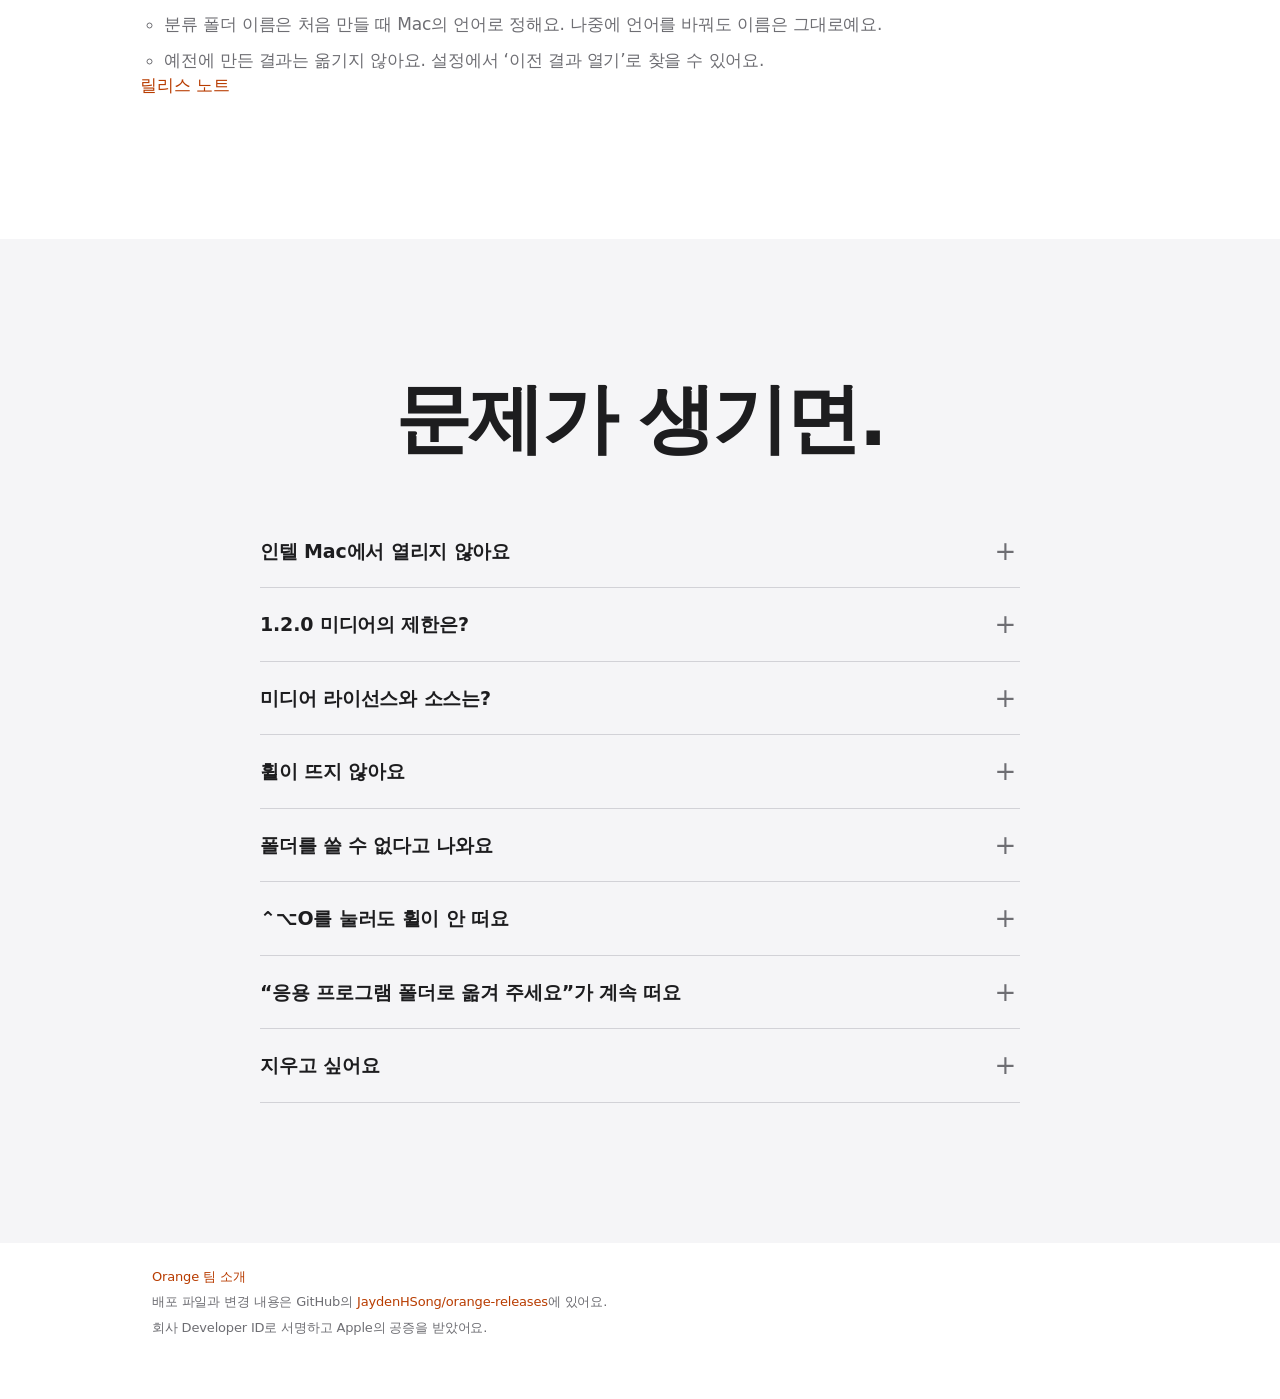
<file: docs/ko/index.html>
<!doctype html>
<html lang="ko">
<head>
<meta charset="utf-8">
<meta name="viewport" content="width=device-width, initial-scale=1">
<title>Orange</title>
<meta name="description" content="Finder에서 파일을 끌다가 잠깐 멈추면 휠이 떠요. 조합키를 톡 누르면 더 빨라요.">
<meta name="color-scheme" content="light dark">
<link rel="icon" href="../assets/icon.svg" type="image/svg+xml">
<link rel="stylesheet" href="../assets/site.css">
<link rel="alternate" hreflang="ko" href="https://jaydenhsong.github.io/orange-releases/ko/">
<link rel="alternate" hreflang="en" href="https://jaydenhsong.github.io/orange-releases/">
<link rel="alternate" hreflang="x-default" href="https://jaydenhsong.github.io/orange-releases/">
<script>(() => {
  const current = document.documentElement.lang;
  const valid = value => value === "en" || value === "ko";
  const requested = new URLSearchParams(location.search).get("lang");
  let choice = valid(requested) ? requested : null;
  try {
    if (choice) localStorage.setItem("orange.language", choice);
    else choice = localStorage.getItem("orange.language");
  } catch (_) {}
  if (!valid(choice)) choice = null;
  const preferred = (navigator.languages || [navigator.language || "en"])
    .map(value => value.toLowerCase().split("-")[0]).find(valid);
  const target = choice || (current === "en" && preferred === "ko" ? "ko" : current);
  if (target !== current) {
    const routes = document.documentElement.dataset || {};
    const destination = routes[target === "ko" ? "languageKo" : "languageEn"] ||
      (current === "ko" ? "../" : "./") + (target === "ko" ? "ko/" : "");
    location.replace(destination + location.search + location.hash);
  }
})();</script>
<script>document.documentElement.classList.add("js")</script>
</head>
<body>
<header class="bar">
  <div class="bar-in">
    <a class="brand" href="#top"><svg viewBox="0 0 1024 1024" aria-hidden="true"><use href="#icon"></use></svg>Orange</a>
    <nav><a href="https://github.com/JaydenHSong/orange-releases/releases">모든 버전</a><a data-language="en" href="../" hreflang="en" lang="en">English</a></nav>
  </div>
</header>
<main id="top">
  <section class="hero">
    <svg class="hero-icon" viewBox="0 0 1024 1024" aria-hidden="true"><use href="#icon"></use></svg>
    <h1>끌다가 멈추면, 휠.</h1>
    <p class="lede">Finder에서 파일을 끌다가 잠깐 멈추세요. 휠이 뜨고, 칸 위에 놓으면 끝이에요. 조합키를 톡 누르면 더 빨라요.</p>
    <div class="cta">
      <a class="get" id="get" href="https://github.com/JaydenHSong/orange-releases/releases/tag/v1.6.0"><span id="get-label">Orange 1.6.0 받기</span></a>
      <p class="get-meta"><span id="get-meta">GitHub의 최신 버전 페이지에서 받아요.</span><br>Apple Silicon Mac, macOS 15 이상<br>인텔 Mac에서는 켜지지 않아요.<br>macOS 14는 <a href="https://github.com/JaydenHSong/orange-releases/releases/tag/v1.1.1">Orange 1.1.1</a>을 쓰세요.<br>macOS 13은 <a href="https://github.com/JaydenHSong/orange-releases/releases/tag/v1.0.0">Orange 1.0.0</a>을 쓰세요.</p>
    </div>
    <div class="stage" id="stage" role="img" aria-label="파일을 끌다가 잠깐 멈추면 휠이 열리고, JPG 칸에 놓으면 옆에 JPG 파일이 생기는 장면">
      <div class="finder"><div class="finder-bar"><i></i><i></i><i></i><span>데스크탑</span></div></div>
      <div class="file orig"><svg viewBox="0 0 32 32" aria-hidden="true"><rect width="32" height="32" rx="7" fill="url(#thumb)"/><path d="M5 25l7-9 5 6 3-3 7 6z" fill="#fff" opacity=".92"/><circle cx="22" cy="9" r="3" fill="#fff" opacity=".92"/></svg><span>사진.png</span></div>
      <div class="file made"><svg viewBox="0 0 32 32" aria-hidden="true"><rect width="32" height="32" rx="7" fill="url(#thumb)"/><path d="M5 25l7-9 5 6 3-3 7 6z" fill="#fff" opacity=".92"/><circle cx="22" cy="9" r="3" fill="#fff" opacity=".92"/></svg><span>사진.jpg</span></div>
      <div class="dwrap"><svg class="dw" viewBox="0 0 340 340" aria-hidden="true"><circle class="disc" cx="170" cy="170" r="160"/><g class="seg first"><path d="M104.49 39.52A146 146 0 0 1 235.51 39.52L194.36 110.82A64 64 0 0 0 145.64 110.82Z"/><text x="170.0" y="65.0">JPG</text></g><g class="seg"><path d="M250.24 48.02A146 146 0 0 1 315.75 161.50L233.43 161.50A64 64 0 0 0 209.08 119.32Z"/><text x="260.9" y="117.5">WEBP</text></g><g class="seg"><path d="M315.75 178.50A146 146 0 0 1 250.24 291.98L209.08 220.68A64 64 0 0 0 233.43 178.50Z"/><text x="260.9" y="222.5">HEIC</text></g><g class="seg"><path d="M235.51 300.48A146 146 0 0 1 104.49 300.48L145.64 229.18A64 64 0 0 0 194.36 229.18Z"/><text x="170.0" y="275.0">TIFF</text></g><g class="seg"><path d="M89.76 291.98A146 146 0 0 1 24.25 178.50L106.57 178.50A64 64 0 0 0 130.92 220.68Z"/><text x="79.1" y="222.5">BMP</text></g><g class="seg"><path d="M24.25 161.50A146 146 0 0 1 89.76 48.02L130.92 119.32A64 64 0 0 0 106.57 161.50Z"/><text x="79.1" y="117.5">PDF</text></g><circle class="hub" cx="170" cy="170" r="54"/><g class="dchip"><rect x="128" y="159" width="84" height="22" rx="11"/><text x="170" y="170.5">→ JPG</text></g></svg></div>
      <div class="hand"><div class="ghost"><svg viewBox="0 0 32 32" aria-hidden="true"><rect width="32" height="32" rx="7" fill="url(#thumb)"/><path d="M5 25l7-9 5 6 3-3 7 6z" fill="#fff" opacity=".92"/><circle cx="22" cy="9" r="3" fill="#fff" opacity=".92"/></svg></div><svg class="cursor" viewBox="0 0 16 24" aria-hidden="true"><path d="M1 1v18.5l4.6-4.4 3.2 7.2 3-1.3-3.1-7h6.3z" fill="#fff" stroke="#000" stroke-width="1.3" stroke-linejoin="round"/></svg></div>
      <div class="pause-cue">잠깐 멈춰요</div>
    </div>
    <p class="beats" aria-hidden="true"><span class="beat b1">끌고</span><span class="beat b2">멈추고</span><span class="beat b3">놓으면 끝</span></p>
  </section>

  <section class="wheels">
    <div class="center reveal">
      <h2>휠은 네 개.</h2>
      <p class="sub">끌다가 멈추면 네 갈래가 열려요. 조합키 ⇧ ⌃ ⌥ ⌘를 톡 누르면 원하는 갈래로 바로 가요.</p>
    </div>
    <div class="story">
      <div class="story-wheel">
        <svg class="wheel" id="wheel" viewBox="0 0 340 340" role="img">
          <circle class="disc" cx="170" cy="170" r="160"/><g id="segs"></g><circle class="hub" cx="170" cy="170" r="54"/><g id="center"></g>
        </svg>
        <div class="keys" id="keys"><button type="button" data-kind="convert" aria-pressed="true"><b>⇧</b>변환</button><button type="button" data-kind="actions" aria-pressed="false"><b>⌃</b>동작</button><button type="button" data-kind="presets" aria-pressed="false"><b>⌥</b>프리셋</button><button type="button" data-kind="tools" aria-pressed="false"><b>⌘</b>도구</button></div>
      </div>
      <div class="panels">
<div class="panel" data-kind="convert"><p class="panel-key"><kbd>⇧</kbd> 변환</p><h3>형식을 바꿔요.</h3><p>JPG, PNG, WEBP, HEIC, TIFF, BMP, PDF. 오디오: MP3, M4A, WAV, FLAC, OGG, OPUS, AIFF, WMA. 영상: MP4, MOV, MKV, AVI, WMV, GIF, WEBM 입력과 같은 일곱 형식 또는 MP3 오디오 추출. 원본은 그대로 두고, 새 파일은 바로 옆에 만들어요.</p></div>
<div class="panel" data-kind="actions"><p class="panel-key"><kbd>⌃</kbd> 동작</p><h3>파일을 보내요.</h3><p>AirDrop, 공유, 띄워 두기, 복사, 이동, 경로 복사, 훑어보기, 다음으로 열기, 터미널. 어떤 파일이든 같은 아홉 칸이에요.</p></div>
<div class="panel" data-kind="presets"><p class="panel-key"><kbd>⌥</kbd> 프리셋</p><h3>팀의 설정을 한 번에.</h3><p>Web JPG처럼 팀이 정한 변환이에요. .orangepreset 파일을 두 번 누르면 추가돼요.</p></div>
<div class="panel" data-kind="tools"><p class="panel-key"><kbd>⌘</kbd> 도구</p><h3>이미지·오디오·영상을 다듬어요.</h3><p><span class="group"><b>이미지</b> 7가지: 압축, 메타데이터, 편집, 주석, 배경 추가, 자르기, 가리기</span><span class="group"><b>오디오</b> 5가지: 압축(Compress), 메타데이터(Metadata), 구간 자르기(Trim), 음량 맞추기(Normalize), 채널(Channels)</span><span class="group"><b>영상</b> 8가지: 압축, 메타데이터, 구간 자르기, 음소거(Mute), 분할(Split), 자르기(Crop), 속도(Speed), 장면 저장(Snapshot)</span><span class="group">원본은 그대로 두고, 결과는 다시 확인한 뒤 옆에 저장해요.</span></p></div>
      </div>
    </div>
  </section>

  <section class="install">
    <div class="center reveal"><h2>설치는 세 단계.</h2></div>
    <ol class="steps">
<li><h3>DMG를 열어요.</h3><p>받은 Orange DMG를 두 번 눌러요.</p></li>
<li><h3>응용 프로그램으로.</h3><p>Orange를 옆의 응용 프로그램 폴더로 끌어 놓아요.</p></li>
<li><h3>열기를 눌러요.</h3><p>처음 켤 때 묻는 창에서 열기. Apple이 검사한 앱이라고 함께 나와요.</p></li>
    </ol>
    <figure class="shot small reveal"><img src="../assets/gatekeeper.png" width="570" height="570" alt="Orange를 처음 열 때 뜨는 macOS 확인 창. 열기 단추가 있어요." loading="lazy"><figcaption>처음 켤 때 뜨는 창(영어 화면)</figcaption></figure>
  </section>

  <section class="perm">
    <div class="center reveal">
      <h2>권한은 처음에 한 번.</h2>
      <p class="sub">시작하기에서 Finder 제어와 폴더 접근을 허용해 두세요. Finder 창에서 멈춰 휠을 열려면 손쉬운 사용 권한도 필요해요. 설정 › 일반 › 휠에서 언제든 허용할 수 있어요.</p>
    </div>
    <figure class="shot reveal"><img src="../assets/getting-started.png" width="1210" height="940" alt="시작하기의 키보드와 권한 쪽. Finder 제어와 데스크탑, 문서, 다운로드가 모두 허용되어 있어요." loading="lazy"><figcaption>모두 허용한 모습(영어 화면)</figcaption></figure>
  </section>

  <section class="tips">
    <div class="center reveal"><h2>알아 두면 좋은 것.</h2></div>
    <div class="tiles">
      <div class="tile wide move">
        <div class="tile-text"><h3>휠이 뜨면, 조금 움직이세요.</h3><p>macOS는 포인터가 움직일 때 놓을 곳을 다시 정해요. 휠 아래에 “움직여서 고르기 · Esc로 취소”가 보이면 살짝 움직인 뒤 놓으세요.</p></div>
        <img src="../assets/wheel-hint.png" width="700" height="780" alt="동작 휠 아래에 Move to choose, Esc cancels 안내가 떠 있어요." loading="lazy">
      </div>
      <div class="tile kb">
        <p class="big-keys"><kbd>⌃</kbd><kbd>⌥</kbd><kbd>O</kbd></p>
        <h3>끌지 않고도.</h3><p>Finder에서 고르고 ⌃⌥O. 방향키로 고르고 Return.</p>
      </div>
      <div class="tile esc">
        <p class="big-keys"><kbd>esc</kbd></p>
        <h3>그만두려면.</h3><p>가운데에 놓거나 Esc. 아무 일도 하지 않아요.</p>
      </div>
      <div class="tile wide up">
        <div class="tile-text"><h3>업데이트는 점 하나로.</h3><p>새 버전이 나오면 메뉴 막대 아이콘에 점이 생겨요. 메뉴 맨 위에서 설치하면 다시 켜져요.</p></div>
        <img src="../assets/menu-update.png" width="660" height="660" alt="Orange 메뉴 맨 위에 Install New Version 1.1.0 항목이 있어요." loading="lazy">
      </div>
    </div>
  </section>

  <section class="news" aria-labelledby="news-heading">
    <div class="center reveal"><h2 id="news-heading">새로워진 점.</h2></div>
    <ul class="release-list">
<li class="release-featured"><p class="release-version">1.6.0</p><h3>사진과 영상을 함께 놓아요.</h3><p>놓기 전에 변환할 형식을 보고, 끝나면 결과함에서 종류별로 사본을 찾아요.</p><ul class="release-items"><li>사진과 영상이 섞인 폴더를 휠의 변환 › 종류별로 변환에 놓아요. 놓기 전에 사진 몇 장이 JPG가 되고 영상 몇 개가 MP4가 될지 볼 수 있어요.</li><li>결과함에서 종류별로 사본을 찾아요. 이미 원하는 형식이거나 변환할 수 없는 파일은 이유를 보여 줘요. 중간에 취소해도 저장한 사본은 남아요.</li><li>단축어에 새로 생긴 ‘Orange로 종류별로 바꾸기’ 동작으로도 같은 일을 할 수 있어요. 확인이 필요하면 파일을 저장하기 전에 휠에서 확인해 달라고 알려 줘요.</li></ul><a href="https://github.com/JaydenHSong/orange-releases/releases/tag/v1.6.0">릴리스 노트</a></li>
<li class="release-featured"><p class="release-version">1.5.1</p><h3>다른 곳에서도 사진이 같은 방향으로 보여요.</h3><p>JPEG와 한 장짜리 TIFF의 방향을 사본에 고정해요. 원본은 그대로 두고, 복사 기록의 VoiceOver 읽기도 다듬었어요.</p><ul class="release-items"><li>도구 › 메타데이터에서 “사진 방향 고정”을 눌러요. JPEG와 한 장짜리 TIFF를 지금 보이는 방향으로 원본 옆에 사본으로 저장해요. 원본은 그대로 두고 사본의 위치 정보는 지워요. JPEG는 다시 압축해서 화질이 조금 달라질 수 있어요. 방향이 이미 고정되어 있으면 사본을 만들지 않아요. HEIC는 아직 지원하지 않아요.</li><li>1.5.0에서 업데이트할 때 복사 기록 설정이 그대로 남는지 확인하는 배포 검사를 보완했어요.</li><li>VoiceOver로 복사 기록을 읽을 때 끝에 빈 부분이 붙지 않도록 다듬었어요.</li></ul><a href="https://github.com/JaydenHSong/orange-releases/releases/tag/v1.5.1">릴리스 노트</a></li>
<li class="release-featured"><p class="release-version">1.5.0</p><h3>복사한 것을 다시 찾아 쓰는 복사 기록이 생겼어요.</h3><p>⌃⌥V나 메뉴로 복사 기록을 열어 지난 글·사진·파일 위치를 찾고 다시 복사해요. 처음엔 꺼져 있고, 켜면 이 Mac에 암호화해 보관해요. 원하면 원래 앱에 바로 붙여 넣을 수도 있어요.</p><ul class="release-items"><li>복사 기록이 생겼어요. 복사한 글·사진·파일 위치를 이 Mac에 모아 두고, 메뉴 막대의 Orange 메뉴 › &quot;복사 기록…&quot;이나 ⌃⌥V로 열어요. 찾기·고정·지우기를 할 수 있고, 고른 항목을 다시 복사해요.</li><li>복사 기록은 처음에는 꺼져 있어요. 설정 › 복사 기록에서 무엇을 남기는지 읽고 &quot;계속하기…&quot;를 눌러야 켜져요. 기록은 이 Mac에 암호화해 보관해요. 일부 비밀번호 앱의 복사와 비밀로 표시된 복사는 남기지 않지만, 표시 없는 비밀번호나 개인정보는 남을 수 있어요. 기본으로 200개까지 7일 동안 보관해요(1·7·30일 중에서 골라요). 고정한 항목은 직접 지울 때까지 남아요.</li><li>바로 붙여넣기도 고를 수 있어요. 설정에서 &quot;바로 붙여넣기&quot;를 켜고 손쉬운 사용을 허용하면, Orange가 항목을 복사한 뒤 원래 앱에 ⌘V를 보내요. 켜지 않으면 항목을 복사한 뒤 직접 ⌘V를 누르면 돼요.</li><li>전에 복사한 이미지 기록을 켜 두었다면 이미지만 계속 기록해요. 글과 파일은 다시 동의해야 기록해요.</li></ul><a href="https://github.com/JaydenHSong/orange-releases/releases/tag/v1.5.0">릴리스 노트</a></li>
<li class="release-featured"><p class="release-version">1.4.6</p><h3>단축어 앱과 Finder 오른쪽 클릭에서 Orange를 써요.</h3><p>단축어 앱에 Orange 동작 다섯 개가 생겼고, Finder에서 오른쪽 클릭 › &quot;Orange 휠 열기&quot;로 휠을 열 수 있어요. 휠 효과가 항목에서 위로 튀고, 문서 검토 목록의 긴 내용이 잘리지 않아요.</p><ul class="release-items"><li>단축어 앱에서 Orange를 쓸 수 있어요. &quot;Orange로 형식 바꾸기&quot;, &quot;Orange 프리셋 적용&quot;, &quot;Orange로 사진 압축&quot;, &quot;Orange로 글자 추출&quot;, &quot;Orange로 썸네일 모음&quot; 다섯 동작이 있어요. Orange를 한 번 연 뒤 단축어 앱에서 &quot;Orange&quot;를 검색하면 보여요. 결과와 저장 위치는 휠과 같아요. 휠에서 확인이 필요한 작업은 단축어에서 응답을 기다리지 않고, 이유를 알린 뒤 끝나요.</li><li>Finder에서 파일을 오른쪽 클릭한 뒤 &quot;Orange 휠 열기&quot;를 고르면 그 자리에서 휠이 열려요.</li><li>단축어가 Orange를 처음 실행해도 시작하기·안내 창이 단축어를 막지 않아요. 안내는 Orange를 직접 열 때 보여요.</li><li>휠 항목을 실행할 때 나오는 효과가 그 항목에서 위로 튀어 올라요.</li><li>문서 검토 창의 상세 목록에서 긴 내용이 잘리지 않고 다음 줄로 이어져요.</li></ul><p class="release-shortcuts-note">Finder 빠른 동작에 바로 쓰는 단축어 파일이에요. Orange를 한 번 연 뒤 받아 주세요. 팀 프리셋은 가져올 때 쓸 프리셋을 골라요.</p><p class="release-shortcuts"><a href="../shortcuts/convert-to-jpg.shortcut" download>JPG로 바꾸기</a> · <a href="../shortcuts/team-preset.shortcut" download>팀 프리셋</a> · <a href="../shortcuts/extract-text.shortcut" download>글자 추출</a></p><a href="https://github.com/JaydenHSong/orange-releases/releases/tag/v1.4.6">릴리스 노트</a></li>
<li class="release-featured"><p class="release-version">1.4.5</p><h3>시작하기에서 모든 테마가 보여요.</h3><p>시작하기 창의 테마 페이지에 기본 테마 여섯 개가 잘리지 않고 보여요. 짧은 문서는 문서 검토 창의 맨 위부터 보이고, PDF 결과 이름에서 불필요한 &#x27;-&#x27;가 빠졌어요.</p><ul class="release-items"><li>시작하기 창의 테마 페이지에 기본 테마 여섯 개가 모두 잘리지 않고 보여요. 테마는 한 줄에 네 개까지 놓이고, 아래의 다시 보기 안내도 가려지지 않아요.</li><li>짧은 문서도 문서 검토 창의 맨 위부터 보여요. 창 크기는 내용에 맞춰지고 화면 밖으로 나가지 않아요.</li><li>PDF 압축·메타데이터·분할 결과와 PDF를 이미지로 바꾼 결과의 이름에서 불필요한 &#x27;-&#x27;가 빠졌어요. 이제 &quot;보고서 compressed.pdf&quot;, &quot;보고서 page-0001.png&quot;처럼 저장돼요.</li></ul><a href="https://github.com/JaydenHSong/orange-releases/releases/tag/v1.4.5">릴리스 노트</a></li>
<li class="release-featured"><p class="release-version">1.4.4</p><h3>폴더에 넣을 때 휠이 끼어들지 않아요.</h3><p>Finder 창의 빈 자리에서 멈추면 휠이 열리고, 손쉬운 사용 권한으로 폴더·사이드바·Dock 아이콘 위는 피하며 시작하기와 업데이트 직후에 권한을 한 번 물어봐요. 할 수 없는 일과 저장 문제의 안내가 더 분명해졌고, 읽기 전용 디스크의 결과는 다운로드 › Orange에 저장하며 느린 디스크에서도 Orange가 멈추지 않아요.</p><ul class="release-items"><li>폴더에 파일을 넣으려고 잠깐 멈춰도 휠이 끼어들지 않아요. Finder 창에서는 빈 자리에서 멈추면 열리고, 폴더·사이드바·Dock 아이콘 위에서는 열리지 않아요. 이 구분에 손쉬운 사용 권한을 쓰고, 시작하기와 업데이트 직후에 한 번 물어봐요.</li><li>손쉬운 사용 권한이 없으면 Finder 창 위에서는 멈춰도 휠이 열리지 않아요. 설정 › 일반 › 휠에서 언제든 허용할 수 있고, 조합키를 톡 누르면 어디서나 열려요. &#x27;Finder와 바탕화면에서만&#x27;은 &#x27;Finder에서&#x27;로 이름이 바뀌었어요.</li><li>테마 파일을 설정 › 테마나 시작하기 창에 끌어 놓으면 다시 바로 설치돼요. Orange 창 위에서는 다른 앱에서 끌어 온 파일에 휠이 열리지 않아요.</li><li>결과함이나 띄운 카드의 결과 파일을 다시 휠로 끌어 놓을 수 있어요.</li><li>휠 가운데에서 손을 떼면 휠이 바로 사라지고, 파일이 뒤에 있는 창으로 떨어지지 않아요. 떨어지지 않게 하는 데는 손쉬운 사용 권한을 써요.</li><li>Safari 이미지처럼 아직 파일이 아닌 것을 끌면 &quot;먼저 파일로 저장한 다음 끌어 주세요.&quot;라고 알려 줘요.</li><li>할 수 없는 일을 요청하면 이유를 알려 줘요. 여러 음원·영상에는 한 번에 할 수 있는 도구만 보이고, 문서는 한 번에 100개·합계 10GB까지라고 미리 알려 줘요.</li><li>원본이 읽기 전용 디스크에 있으면 결과를 다운로드 › Orange에 저장하고 알려 줘요. 저장하지 못하면 권한 문제인지, 공간이 부족한지 구분해서 알려 줘요.</li><li>느린 네트워크 디스크나 외장 디스크를 써도 Orange가 멈추지 않아요. 결과함의 취소를 누르면 남은 준비와 확인 창까지 한 번에 멈춰요.</li></ul><a href="https://github.com/JaydenHSong/orange-releases/releases/tag/v1.4.4">릴리스 노트</a></li>
<li class="release-featured"><p class="release-version">1.4.3</p><h3>Liquid Glass로 새로워진 휠을 만나 봐요.</h3><p>휠이 더 작아지고, macOS 26 이상에서는 Liquid Glass로 보여요. 가는 원 두 개로 차분해졌어요. 안쪽 원에서 갈래를 고르고, 둥근 아이콘 위로 포인터를 옮기면 도구 이름이 가운데에 크게 보여요. 화면 가장자리나 모서리에서는 도구가 빈 쪽으로 돌아서 보여요. Force Touch 트랙패드의 가벼운 진동과 새 테마 Dark, Bold, Pastel도 만나 봐요.</p><ul class="release-items"><li>휠이 더 작고 차분해졌어요. 가는 원 두 개가 있고, 안쪽 원에는 작은 갈래 버튼이 있어요.</li><li>도구는 둥근 아이콘으로 보여요. 포인터 아래 도구의 이름은 가운데에 크게 보여요.</li><li>macOS 26 이상에서는 휠이 Liquid Glass로 보여요. 갈래 버튼, 가운데 판, 둥근 아이콘이 모두 유리예요.</li><li>파일을 끌다가 어디서든 잠깐 멈추면 휠이 열려요. 멈추는 동안 주황색 링이 차올라요.</li><li>가리기와 프리셋 아이콘을 알아보기 쉬워졌어요. 프리셋은 결과 형식(JPG, PNG 등)으로 구분돼요.</li><li>도구를 향해 움직이기 시작하면 갈래가 그대로 있어요. 옆 갈래로 잘못 넘어가지 않아요.</li><li>화면 가장자리나 모서리에서도 휠이 화면 안에 다 들어오고, 도구는 빈 쪽으로 돌아서 보여요.</li><li>Force Touch 트랙패드에서는 휠이 열릴 때, 갈래가 고정될 때, 도구 사이를 움직일 때 가벼운 진동이 전해져요.</li><li>Dark, Bold, Pastel 세 가지 테마가 새로 생겼어요. 설정 › 테마에서 골라요.</li></ul><a href="https://github.com/JaydenHSong/orange-releases/releases/tag/v1.4.3">릴리스 노트</a></li>
<li class="release-featured"><p class="release-version">1.4.2</p><h3>여러 사진을 한눈에 살펴봐요.</h3><p>여러 사진이나 폴더를 도구 › 썸네일 모음에 놓으면 파일 이름이 붙은 썸네일을 PDF 하나로 모아요. 읽을 수 없는 파일은 이유와 함께 빈 칸으로 남기고, 첫 사진 옆에 저장해요.</p><ul class="release-items"><li>파일을 끌다가 멈춰 휠을 열고 도구 › 썸네일 모음에 놓아요.</li><li>결과함에서 들어간 사진 수와 빈 칸 수, 읽을 수 없는 파일의 이유를 확인해요.</li><li>PDF는 첫 사진 옆에 저장해요. 폴더에 쓸 권한이 없으면 ~/Downloads/Orange에 저장하고 결과함에서 알려 줘요.</li><li>설정에서 용지, 격자, 정렬, 세부 정보를 골라요. 한 번에 최대 500장의 사진을 모을 수 있어요.</li><li>사진이 2개 이상이면 도구 갈래가 9칸으로 보여요. 사진 1개를 놓으면 8칸으로 보여요.</li></ul><a href="https://github.com/JaydenHSong/orange-releases/releases/tag/v1.4.2">릴리스 노트</a></li>
<li class="release-featured"><p class="release-version">1.4.1</p><h3>사진 속 글자를 꺼내요.</h3><p>사진과 스크린샷의 영어·한국어 글자를 이 Mac에서 TXT 또는 Markdown으로 저장해요. 여러 파일과 폴더도 한 번에 처리하고, 결과는 원본 옆에 만들어요.</p><ul class="release-items"><li>파일을 끌다가 멈춰 휠을 열고 도구 › 글자 추출에 놓아요.</li><li>결과는 원본 옆에 만들어요. 원본이 여럿이면 첫 원본 옆에 저장해요. 폴더에 쓸 권한이 없으면 이 Mac의 다운로드 폴더인 ~/Downloads/Orange에 저장하고 결과함에서 알려 줘요.</li><li>결과함에서 글자 수를 확인해요. 인식이 불확실한 줄이 많으면 ‘검토 필요’를 보여 줘요. 원본과 비교한 뒤 ‘텍스트 복사’로 다른 곳에 붙여 넣어요.</li><li>이 Mac에서 글자 인식을 사용할 수 없으면 글자 추출 칸을 흐리게 보여 주고 이유를 알려 줘요.</li><li>도구 갈래에 글자 추출 칸이 더해져 8칸이 돼요.</li></ul><a href="https://github.com/JaydenHSong/orange-releases/releases/tag/v1.4.1">릴리스 노트</a></li>
<li class="release-featured"><p class="release-version">1.4.0</p><h3>끌다가 멈추면 휠이 열려요.</h3><p>네 갈래 휠에서 할 일을 골라요. 사진 크기와 저장 방법을 프리셋으로 저장하고, 폴더와 여러 파일도 한 번에 처리해요. 결과는 원본 옆에 만들어요.</p><ul class="release-items"><li>Finder나 바탕화면에서 파일을 끌다가 0.5초 멈추면 휠이 열려요. 키를 누르지 않아도 돼요.</li><li>하나의 휠에 변환·도구·동작·프리셋 네 갈래가 모였어요. 원하는 갈래로 끌어간 뒤 할 일 칸에 놓아요.</li><li>키는 빠른 길이에요. 끌면서 톡 누르는 기본 키는 ⇧ 변환, ⌘ 도구, ⌃ 동작, ⌥ 프리셋이에요. 설정 › 일반에서 바꿀 수 있어요.</li><li>휠이 열리면 뒤 화면이 어두워져요. 휠 밖에 놓으면 아무 일도 일어나지 않아요. 가운데에 놓으면 취소해요.</li><li>휠에서 멀리 끌면 닫혀요. 그 끌기에서는 멈춰도 다시 열리지 않아 평소처럼 파일을 옮길 수 있어요.</li><li>설정 › 일반 › 휠의 ‘멈추면 휠 열기’는 끔·Finder와 바탕화면에서만·어디서나 중 골라요. 기본은 Finder와 바탕화면이에요. ‘멈추는 시간’은 0.3초·0.5초·0.7초 중 고르고 기본은 0.5초예요.</li><li>같은 곳에서 ‘휠 크기’와 ‘휠 뒤 화면 가리기’를 바꿔요. 기본은 보통 크기와 가리기 켬이에요. 손가락으로 쓰려면 ‘크게(터치용)’를 골라요.</li><li>사진 크기와 저장 방법을 프리셋으로 저장해요. 긴 쪽의 최대 길이·형식·품질을 정하고, 작은 사진은 키우지 않아요. 프리셋이 하나 이상 있어야 ⌥로 열려요.</li><li>‘어디서나 같은 색으로 보이게 (sRGB)’도 고를 수 있어요. 사진 정보는 ‘찍은 곳만 지우기’·‘모두 남기기’·‘모두 지우기’ 중 골라요.</li><li>프리셋의 ‘사진에 글자 넣기’로 최대 40자의 글자를 넣어요. 글자 자리·크기·진하기를 골라요. 사진이나 글자를 넣을 자리가 너무 작으면 글자 없이 저장할 수 있어요.</li><li>변환·도구·프리셋은 폴더 안의 폴더도 찾고, 폴더 안의 숨은 파일은 건너뛰어요. 동작은 폴더를 펼치지 않고 놓은 항목을 그대로 받아요.</li><li>변환·도구·프리셋은 최대 500개까지 처리해요. 넘으면 시작 전에 처음 500개만 할지 취소할지 물어요. 일부 도구는 20개나 100개까지 받으며 칸에서 알려 줘요.</li><li>이 세 갈래는 폴더에서 가장 많은 파일 종류를 골라요. 사진 10개와 영상 1개면 영상은 건너뛰고 결과함에 이유를 알려 줘요. 처리할 수 없는 파일도 이유와 함께 건너뛰어요.</li><li>메일 첨부 파일처럼 시스템 임시 폴더(/var/folders)에서 받은 문서·사진·영상·음악을 처리할 때 ‘확인하지 못했어요’라며 멈추던 문제를 고쳤어요.</li><li>결과는 원본과 같은 폴더에 복사본으로 저장하고 원본은 그대로 두어요. 원본이 여럿이면 첫 원본 옆에 저장해요. 쓸 권한이 없으면 이 Mac의 다운로드 › Orange에 저장하고 결과함에서 알려 줘요.</li><li>알려진 점: Finder에서 파일을 끌다가 폴더 위에 멈춰도 휠이 열릴 수 있어요. 그 폴더에 넣으려면 휠에서 멀리 끌어 닫은 뒤, 다시 폴더로 가져가 놓아요.</li></ul><a href="https://github.com/JaydenHSong/orange-releases/releases/tag/v1.4.0">릴리스 노트</a></li>
<li class="release-featured"><p class="release-version">1.3.3</p><h3>변환한 복사본을 원본 옆에 만들어요.</h3><p>이미지·미디어·문서 결과를 원본과 같은 폴더에 저장해요. 쓸 권한이 없으면 로컬 다운로드 › Orange에 저장하고 결과함에서 알려 줘요.</p><ul class="release-items"><li>이미지·미디어·문서를 변환하면 원본과 같은 폴더에 복사본을 만들어요. 원본은 그대로 두어요.</li><li>PDF 합치기와 여러 파일 압축처럼 원본이 여러 개인 결과는 첫 번째 원본의 폴더에 저장해요.</li><li>같은 이름이 있으면 이름 뒤에 숫자를 붙여요.</li><li>iCloud Drive와 iCloud 데스크탑·문서에서도 다운로드가 끝난 원본 옆에 저장해요. iCloud에만 있는 파일은 Finder에서 ‘지금 다운로드’를 선택한 뒤 다시 시도해 주세요.</li><li>원본 폴더에 쓸 권한이 없으면 iCloud가 아닌 로컬 다운로드 › Orange의 분류 폴더에 저장하고 결과함에서 알려 줘요.</li><li>설정에서 대체 저장 위치를 확인할 수 있어요. 폴더 선택은 없애고 다운로드 › Orange를 사용해요.</li><li>같은 파일을 같은 도구·출력 형식으로 다시 변환해 성공하면 결과함의 이전 실패 줄은 자동으로 사라져요. 다른 실패 줄은 ‘닫기’를 누를 때까지 남아요.</li><li>분류 폴더 이름은 처음 만들 때 Mac의 언어로 정해요. 나중에 언어를 바꿔도 이름은 그대로예요.</li><li>예전에 만든 결과는 옮기지 않아요. 설정에서 ‘이전 결과 열기’로 찾을 수 있어요.</li></ul><a href="https://github.com/JaydenHSong/orange-releases/releases/tag/v1.3.3">릴리스 노트</a></li>
    </ul>

  </section>

  <section class="help">
    <div class="center reveal"><h2>문제가 생기면.</h2></div>
    <div class="faq">
<details><summary>인텔 Mac에서 열리지 않아요</summary><p>Orange는 Apple 실리콘(M1 이상) Mac 전용이에요. 인텔 Mac에서는 macOS가 '이 Mac에서 지원되지 않는다'고 알려 주고 열리지 않아요.</p></details>
<details><summary>1.2.0 미디어의 제한은?</summary><p>한 번에 한 파일을 로컬에서 편집해요. 클라우드 제공자 파일은 로컬 폴더로 복사하세요. 형식에 따라 미리 재생할 수 없거나 Metadata가 보기 전용이며, 목표 용량을 맞출 수 없으면 이유를 안내해요. HDR→SDR 변환은 밝기·색 손실을 먼저 확인해요. HDR10+와 Dolby Vision profile 5의 색 처리는 실제 기기 영상 없이는 검증되지 않았어요. Dolby Vision profile 5와 12-bit 입력은 지원하지 않아요. Mute의 HDR 보존은 재인코딩 없는 호환 컨테이너에 한해요. VoiceOver를 먼저 켜면 응용 프로그램 선택기에 Orange가 안 보일 수 있어요(1.1.0부터). 편집 창은 사용할 수 있고, 창을 연 채 VoiceOver를 껐다 켜면 목록에 나타나요.</p></details>
<details><summary>미디어 라이선스와 소스는?</summary><p>FFmpeg, LAME, Opus, Ogg, Vorbis, libvpx, dav1d, zimg 및 IJG, zlib, WTFPL 고지와 전문을 About에서 오프라인으로 읽어요. 대응 소스·재링크 자료와 SHA256SUMS는 1.2.0 릴리스 다운로드에 함께 제공해요.</p></details>
<details><summary>휠이 뜨지 않아요</summary><p>Finder나 바탕화면에서 마우스 단추를 누른 채 파일을 끌다가 잠깐 멈추세요. Finder 창에서는 빈 자리에서 멈추고, 설정 › 일반 › 휠에서 손쉬운 사용 권한을 허용하세요. 폴더·사이드바·Dock 아이콘 위에서는 열리지 않아요. ‘멈추면 휠 열기’는 끄기 / Finder에서 / 어디서나 중 고르고, 기본은 어디서나예요. 조합키를 짧게 한 번 톡 눌러도 열려요. 누르고 있으면 톡이 아니에요. Tangerine처럼 조합키로 휠을 여는 다른 앱이 켜져 있으면 그 앱을 끄거나, 설정 › 일반에서 Orange의 조합키를 바꾸세요.</p></details>
<details><summary>폴더를 쓸 수 없다고 나와요</summary><p>시스템 설정 › 개인정보 보호 및 보안 › 파일 및 폴더에서 Orange 아래의 그 폴더를 켜세요. 시작하기 셋째 쪽의 설정 열기도 같은 화면을 열어요.</p></details>
<details><summary>⌃⌥O를 눌러도 휠이 안 떠요</summary><p>Finder에서 파일을 먼저 고르세요. Finder 선택을 볼 수 없다고 나오면 시스템 설정 › 개인정보 보호 및 보안 › 자동화에서 Orange 아래의 Finder를 켜세요. 다른 앱이 같은 단축키를 쓰면 설정 › 일반에서 바꿔요.</p></details>
<details><summary>“응용 프로그램 폴더로 옮겨 주세요”가 계속 떠요</summary><p>DMG 안이나 받은 폴더에서 켠 상태예요. Orange를 끄고 응용 프로그램 폴더로 옮긴 뒤 거기서 켜세요. 그래야 업데이트도 받아요.</p></details>
<details><summary>지우고 싶어요</summary><p>메뉴에서 Orange를 끄고, 응용 프로그램 폴더의 Orange를 휴지통으로 옮기면 돼요.</p></details>
    </div>
  </section>
</main>
<footer class="foot">
  <p><a href="team/">Orange 팀 소개</a></p>
  <p>배포 파일과 변경 내용은 GitHub의 <a href="https://github.com/JaydenHSong/orange-releases/releases">JaydenHSong/orange-releases</a>에 있어요.</p>
  <p>회사 Developer ID로 서명하고 Apple의 공증을 받았어요.</p>
</footer>
<svg width="0" height="0" style="position:absolute" aria-hidden="true"><defs>
<linearGradient id="icon-bg" x1="0" y1="0" x2="0" y2="1"><stop offset="0" style="stop-color: var(--icon-a)"/><stop offset="1" style="stop-color: var(--icon-b)"/></linearGradient>
<linearGradient id="hot" x1="0" y1="0" x2="1" y2="1"><stop offset="0" style="stop-color: var(--chosen-a)"/><stop offset="1" style="stop-color: var(--chosen-b)"/></linearGradient>
<linearGradient id="thumb" x1="0" y1="0" x2="1" y2="1"><stop offset="0" stop-color="#ffb347"/><stop offset="1" stop-color="#ff6a00"/></linearGradient>
<symbol id="icon" viewBox="0 0 1024 1024"><rect x="20" y="20" width="984" height="984" rx="224" fill="url(#icon-bg)" stroke="var(--line)" stroke-width="8"/>
<g transform="translate(512 512) scale(0.86) translate(-512 -512)"><g style="fill: var(--sector); stroke: var(--sector)" stroke-width="44.7" stroke-linejoin="round">
<path d="M349.3 153.2A393.9 393.9 0 0 1 674.7 153.2L590.7 298.6A227.4 227.4 0 0 0 433.3 298.6Z"/><path d="M904.1 550.5A393.9 393.9 0 0 1 741.4 832.3L657.4 686.8A227.4 227.4 0 0 0 736.1 550.5Z"/>
<path d="M674.7 870.8A393.9 393.9 0 0 1 349.3 870.8L433.3 725.4A227.4 227.4 0 0 0 590.7 725.4Z"/><path d="M282.6 832.3A393.9 393.9 0 0 1 119.9 550.5L287.9 550.5A227.4 227.4 0 0 0 366.6 686.8Z"/>
<path d="M119.9 473.5A393.9 393.9 0 0 1 282.6 191.7L366.6 337.2A227.4 227.4 0 0 0 287.9 473.5Z"/></g>
<path transform="translate(29.8 -17.4)" d="M741.4 191.7A393.9 393.9 0 0 1 904.1 473.5L736.1 473.5A227.4 227.4 0 0 0 657.4 337.2Z" fill="url(#hot)" stroke="url(#hot)" stroke-width="44.7" stroke-linejoin="round"/></g></symbol>
</defs></svg>
<script src="../assets/site.js"></script>
</body>
</html>
</file>
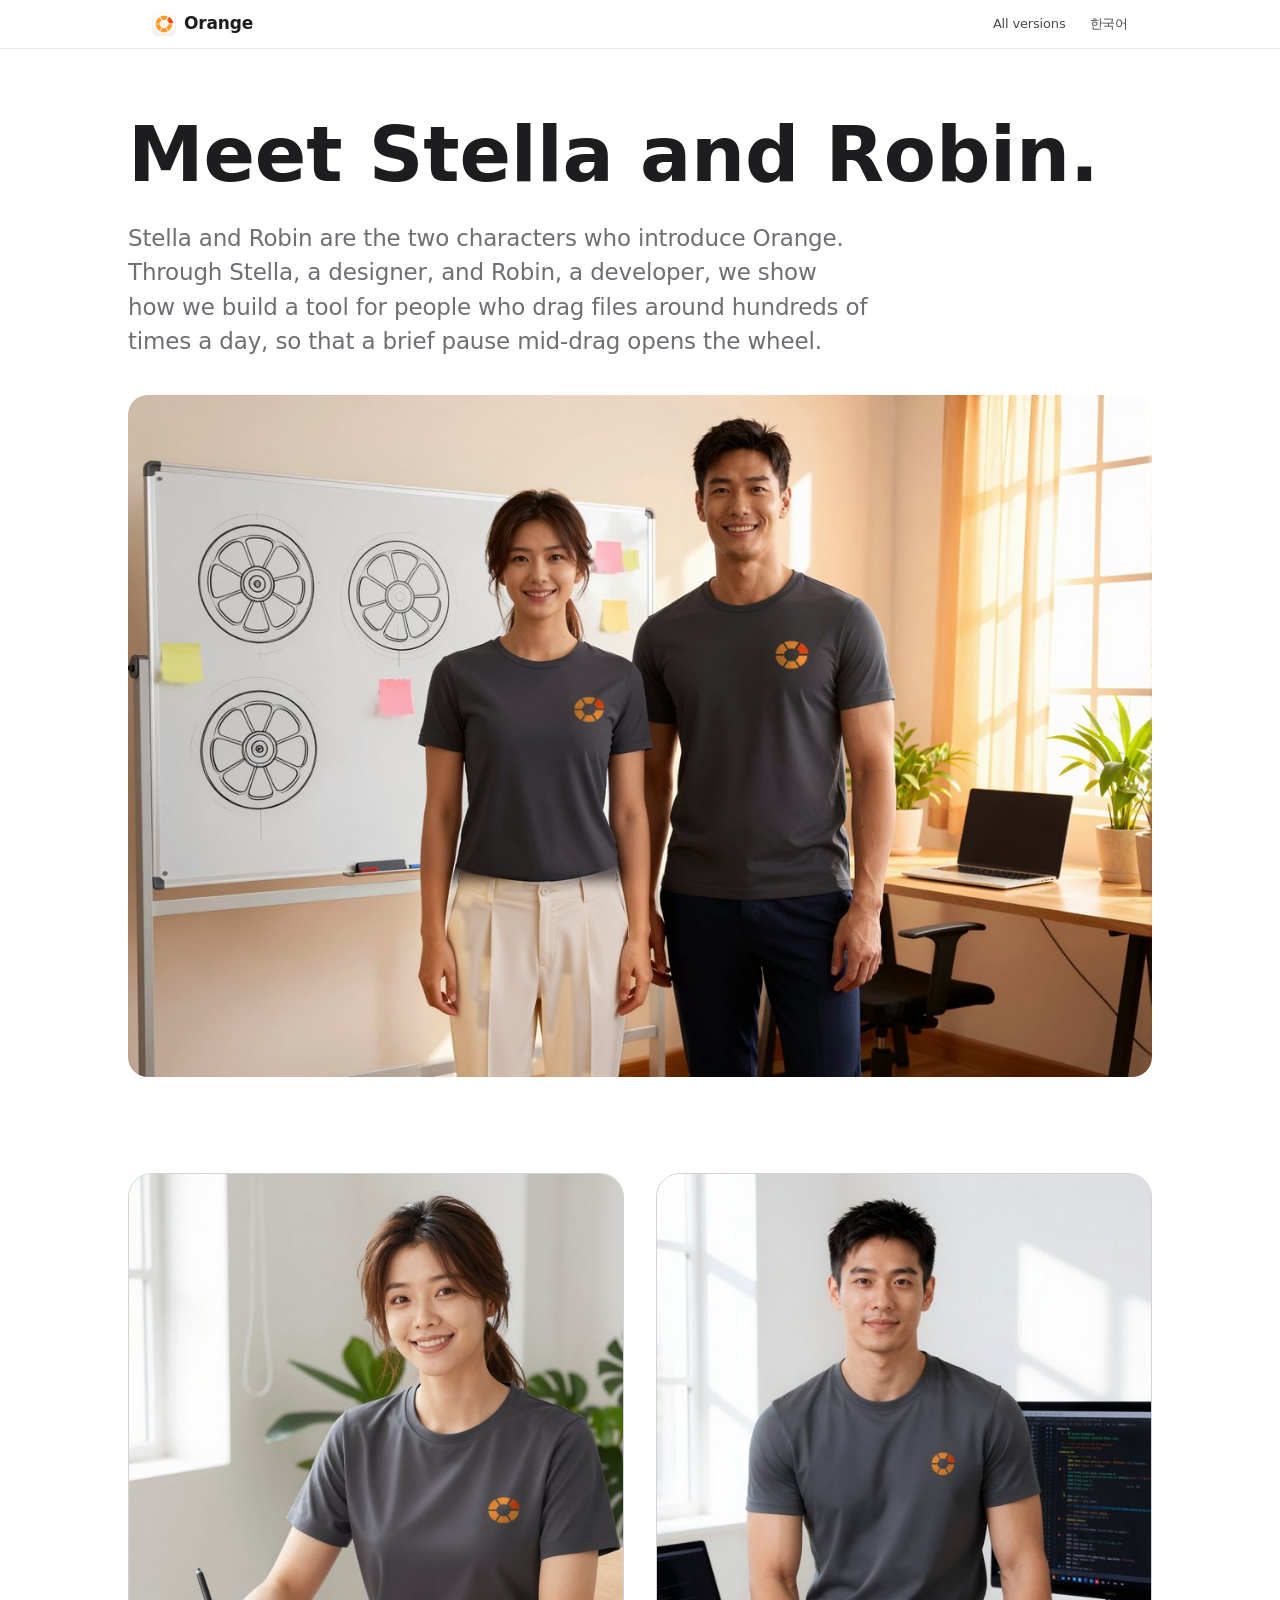
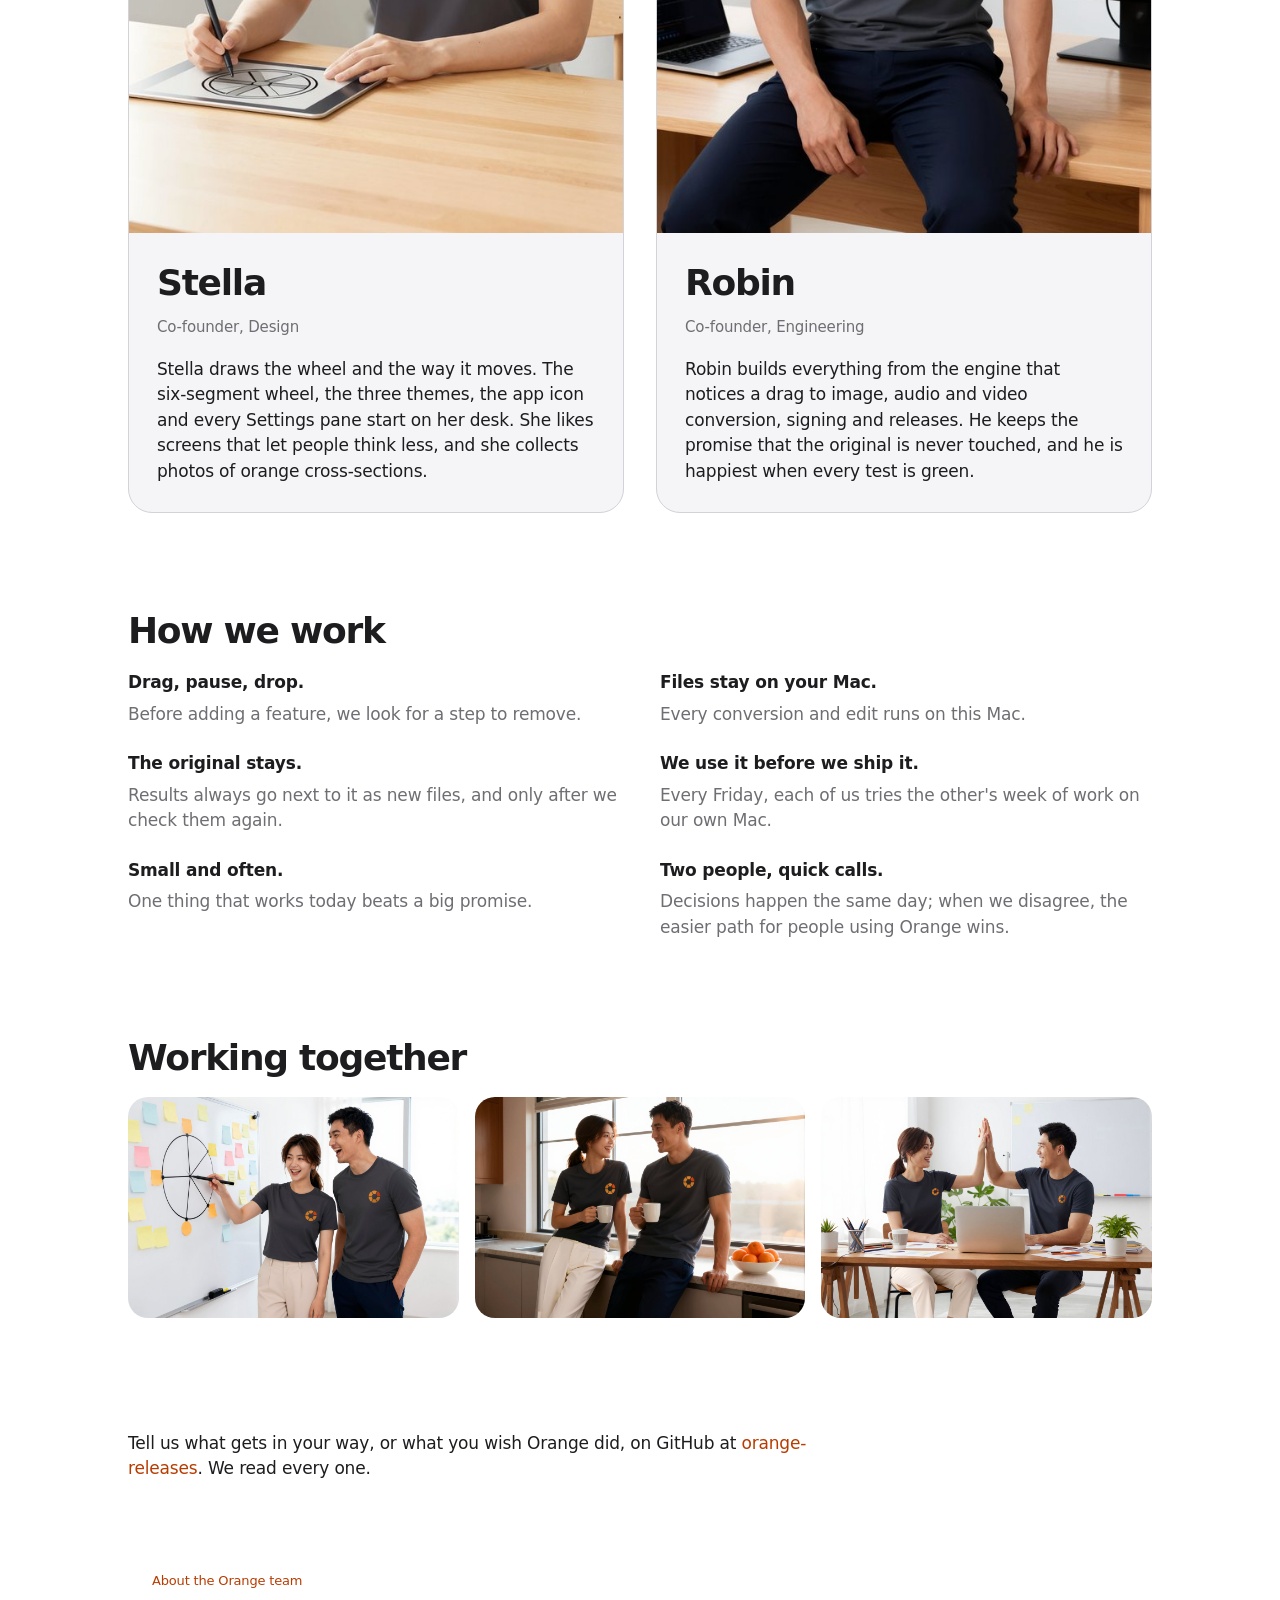
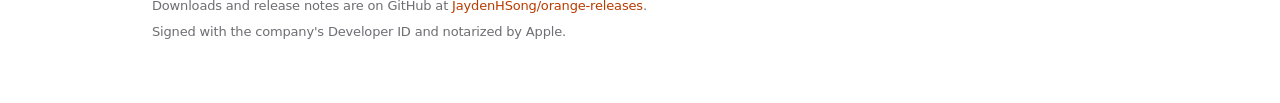
<file: docs/team/index.html>
<!doctype html>
<html lang="en" data-language-en="../team/" data-language-ko="../ko/team/">
<head>
<meta charset="utf-8">
<meta name="viewport" content="width=device-width, initial-scale=1">
<title>About the Orange team — Orange</title>
<meta name="description" content="Stella and Robin are the two characters who introduce Orange. Through Stella, a designer, and Robin, a developer, we show how we build a tool for people who drag files around hundreds of times a day, so that a brief pause mid-drag opens the wheel.">
<meta name="color-scheme" content="light dark">
<link rel="icon" href="../assets/icon.svg" type="image/svg+xml">
<link rel="stylesheet" href="../assets/site.css">
<link rel="alternate" hreflang="en" href="https://jaydenhsong.github.io/orange-releases/team/">
<link rel="alternate" hreflang="ko" href="https://jaydenhsong.github.io/orange-releases/ko/team/">
<link rel="alternate" hreflang="x-default" href="https://jaydenhsong.github.io/orange-releases/team/">
<script>(() => {
  const current = document.documentElement.lang;
  const valid = value => value === "en" || value === "ko";
  const requested = new URLSearchParams(location.search).get("lang");
  let choice = valid(requested) ? requested : null;
  try {
    if (choice) localStorage.setItem("orange.language", choice);
    else choice = localStorage.getItem("orange.language");
  } catch (_) {}
  if (!valid(choice)) choice = null;
  const preferred = (navigator.languages || [navigator.language || "en"])
    .map(value => value.toLowerCase().split("-")[0]).find(valid);
  const target = choice || (current === "en" && preferred === "ko" ? "ko" : current);
  if (target !== current) {
    const routes = document.documentElement.dataset || {};
    const destination = routes[target === "ko" ? "languageKo" : "languageEn"] ||
      (current === "ko" ? "../" : "./") + (target === "ko" ? "ko/" : "");
    location.replace(destination + location.search + location.hash);
  }
})();</script>
</head>
<body>
<header class="bar">
  <div class="bar-in">
    <a class="brand" href="../"><svg viewBox="0 0 1024 1024" aria-hidden="true"><use href="#icon"></use></svg>Orange</a>
    <nav><a href="https://github.com/JaydenHSong/orange-releases/releases">All versions</a><a data-language="ko" href="../ko/team/" hreflang="ko" lang="ko">한국어</a></nav>
  </div>
</header>
<main class="team-page" id="top">
  <section class="team-hero">
    <h1>Meet Stella and Robin.</h1>
    <p class="team-intro">Stella and Robin are the two characters who introduce Orange. Through Stella, a designer, and Robin, a developer, we show how we build a tool for people who drag files around hundreds of times a day, so that a brief pause mid-drag opens the wheel.</p>
    <img src="../assets/team/team.jpg" width="1200" height="800" loading="lazy" alt="Stella and Robin, the two characters who introduce Orange">
  </section>
  <section class="team-people" aria-label="About the Orange team">
<article class="team-person">
<img src="../assets/team/stella.jpg" width="600" height="800" loading="lazy" alt="Portrait of Stella, Orange co-founder and designer">
<div><h2>Stella</h2><p class="team-role">Co-founder, Design</p><p>Stella draws the wheel and the way it moves. The six-segment wheel, the three themes, the app icon and every Settings pane start on her desk. She likes screens that let people think less, and she collects photos of orange cross-sections.</p></div>
</article>
<article class="team-person">
<img src="../assets/team/robin.jpg" width="600" height="800" loading="lazy" alt="Portrait of Robin, Orange co-founder and engineer">
<div><h2>Robin</h2><p class="team-role">Co-founder, Engineering</p><p>Robin builds everything from the engine that notices a drag to image, audio and video conversion, signing and releases. He keeps the promise that the original is never touched, and he is happiest when every test is green.</p></div>
</article>
  </section>
  <section class="team-work">
    <h2>How we work</h2>
    <ul><li><strong>Drag, pause, drop.</strong> Before adding a feature, we look for a step to remove.</li>
<li><strong>Files stay on your Mac.</strong> Every conversion and edit runs on this Mac.</li>
<li><strong>The original stays.</strong> Results always go next to it as new files, and only after we check them again.</li>
<li><strong>We use it before we ship it.</strong> Every Friday, each of us tries the other&#x27;s week of work on our own Mac.</li>
<li><strong>Small and often.</strong> One thing that works today beats a big promise.</li>
<li><strong>Two people, quick calls.</strong> Decisions happen the same day; when we disagree, the easier path for people using Orange wins.</li></ul>
  </section>
  <section class="team-gallery">
    <h2>Working together</h2>
    <div><img src="../assets/team/work-1.jpg" width="1200" height="800" loading="lazy" alt="Stella points at a wheel sketch on the whiteboard while Robin laughs">
<img src="../assets/team/work-2.jpg" width="1200" height="800" loading="lazy" alt="Stella and Robin chat over coffee at the kitchen counter">
<img src="../assets/team/work-3.jpg" width="1200" height="800" loading="lazy" alt="Stella and Robin high-five at their desk"></div>
  </section>
  <section class="team-closing">
    <p>Tell us what gets in your way, or what you wish Orange did, on GitHub at <a href="https://github.com/JaydenHSong/orange-releases/issues">orange-releases</a>. We read every one.</p>
  </section>
</main>
<footer class="foot">
  <p><a href="./">About the Orange team</a></p>
  <p>Downloads and release notes are on GitHub at <a href="https://github.com/JaydenHSong/orange-releases/releases">JaydenHSong/orange-releases</a>.</p>
  <p>Signed with the company's Developer ID and notarized by Apple.</p>
</footer>
<svg width="0" height="0" style="position:absolute" aria-hidden="true"><defs>
<linearGradient id="icon-bg" x1="0" y1="0" x2="0" y2="1"><stop offset="0" style="stop-color: var(--icon-a)"/><stop offset="1" style="stop-color: var(--icon-b)"/></linearGradient>
<linearGradient id="hot" x1="0" y1="0" x2="1" y2="1"><stop offset="0" style="stop-color: var(--chosen-a)"/><stop offset="1" style="stop-color: var(--chosen-b)"/></linearGradient>
<linearGradient id="thumb" x1="0" y1="0" x2="1" y2="1"><stop offset="0" stop-color="#ffb347"/><stop offset="1" stop-color="#ff6a00"/></linearGradient>
<symbol id="icon" viewBox="0 0 1024 1024"><rect x="20" y="20" width="984" height="984" rx="224" fill="url(#icon-bg)" stroke="var(--line)" stroke-width="8"/>
<g transform="translate(512 512) scale(0.86) translate(-512 -512)"><g style="fill: var(--sector); stroke: var(--sector)" stroke-width="44.7" stroke-linejoin="round">
<path d="M349.3 153.2A393.9 393.9 0 0 1 674.7 153.2L590.7 298.6A227.4 227.4 0 0 0 433.3 298.6Z"/><path d="M904.1 550.5A393.9 393.9 0 0 1 741.4 832.3L657.4 686.8A227.4 227.4 0 0 0 736.1 550.5Z"/>
<path d="M674.7 870.8A393.9 393.9 0 0 1 349.3 870.8L433.3 725.4A227.4 227.4 0 0 0 590.7 725.4Z"/><path d="M282.6 832.3A393.9 393.9 0 0 1 119.9 550.5L287.9 550.5A227.4 227.4 0 0 0 366.6 686.8Z"/>
<path d="M119.9 473.5A393.9 393.9 0 0 1 282.6 191.7L366.6 337.2A227.4 227.4 0 0 0 287.9 473.5Z"/></g>
<path transform="translate(29.8 -17.4)" d="M741.4 191.7A393.9 393.9 0 0 1 904.1 473.5L736.1 473.5A227.4 227.4 0 0 0 657.4 337.2Z" fill="url(#hot)" stroke="url(#hot)" stroke-width="44.7" stroke-linejoin="round"/></g></symbol>
</defs></svg>
<script src="../assets/site.js"></script>
</body>
</html>
</file>
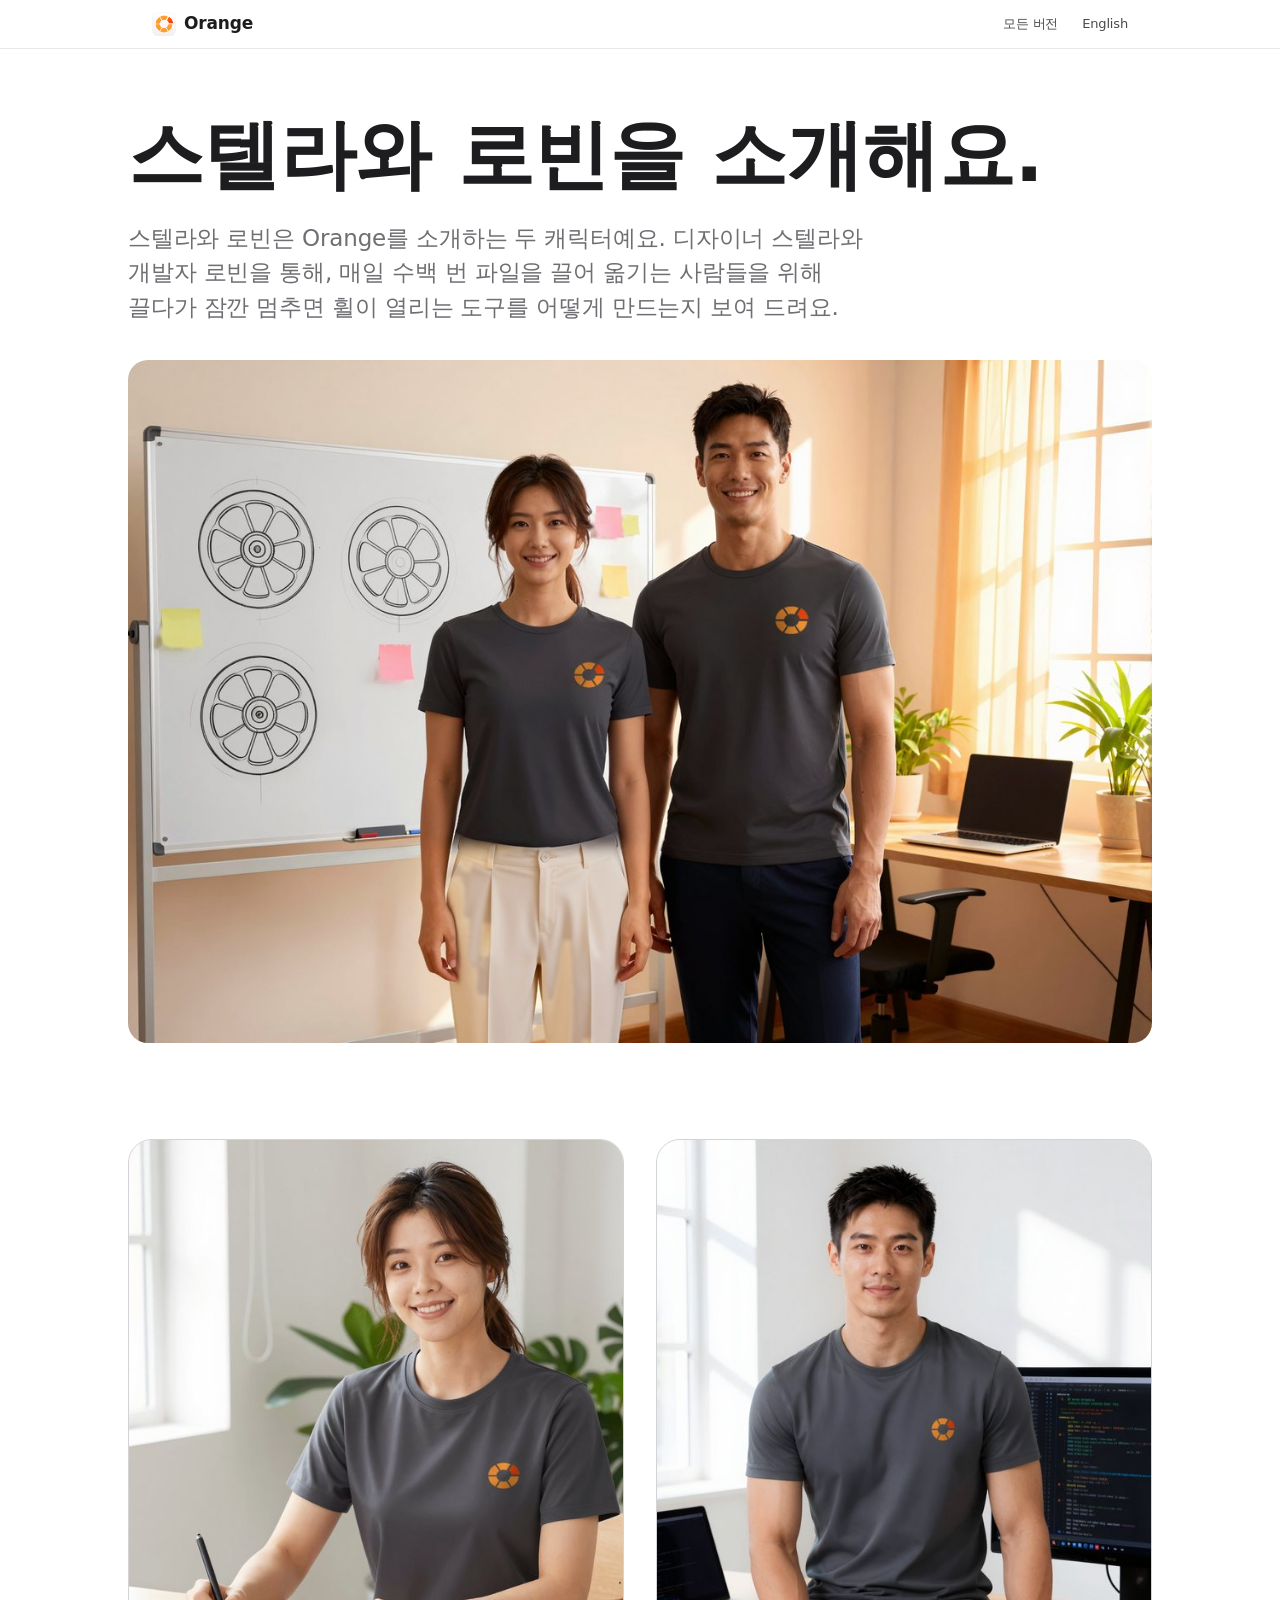
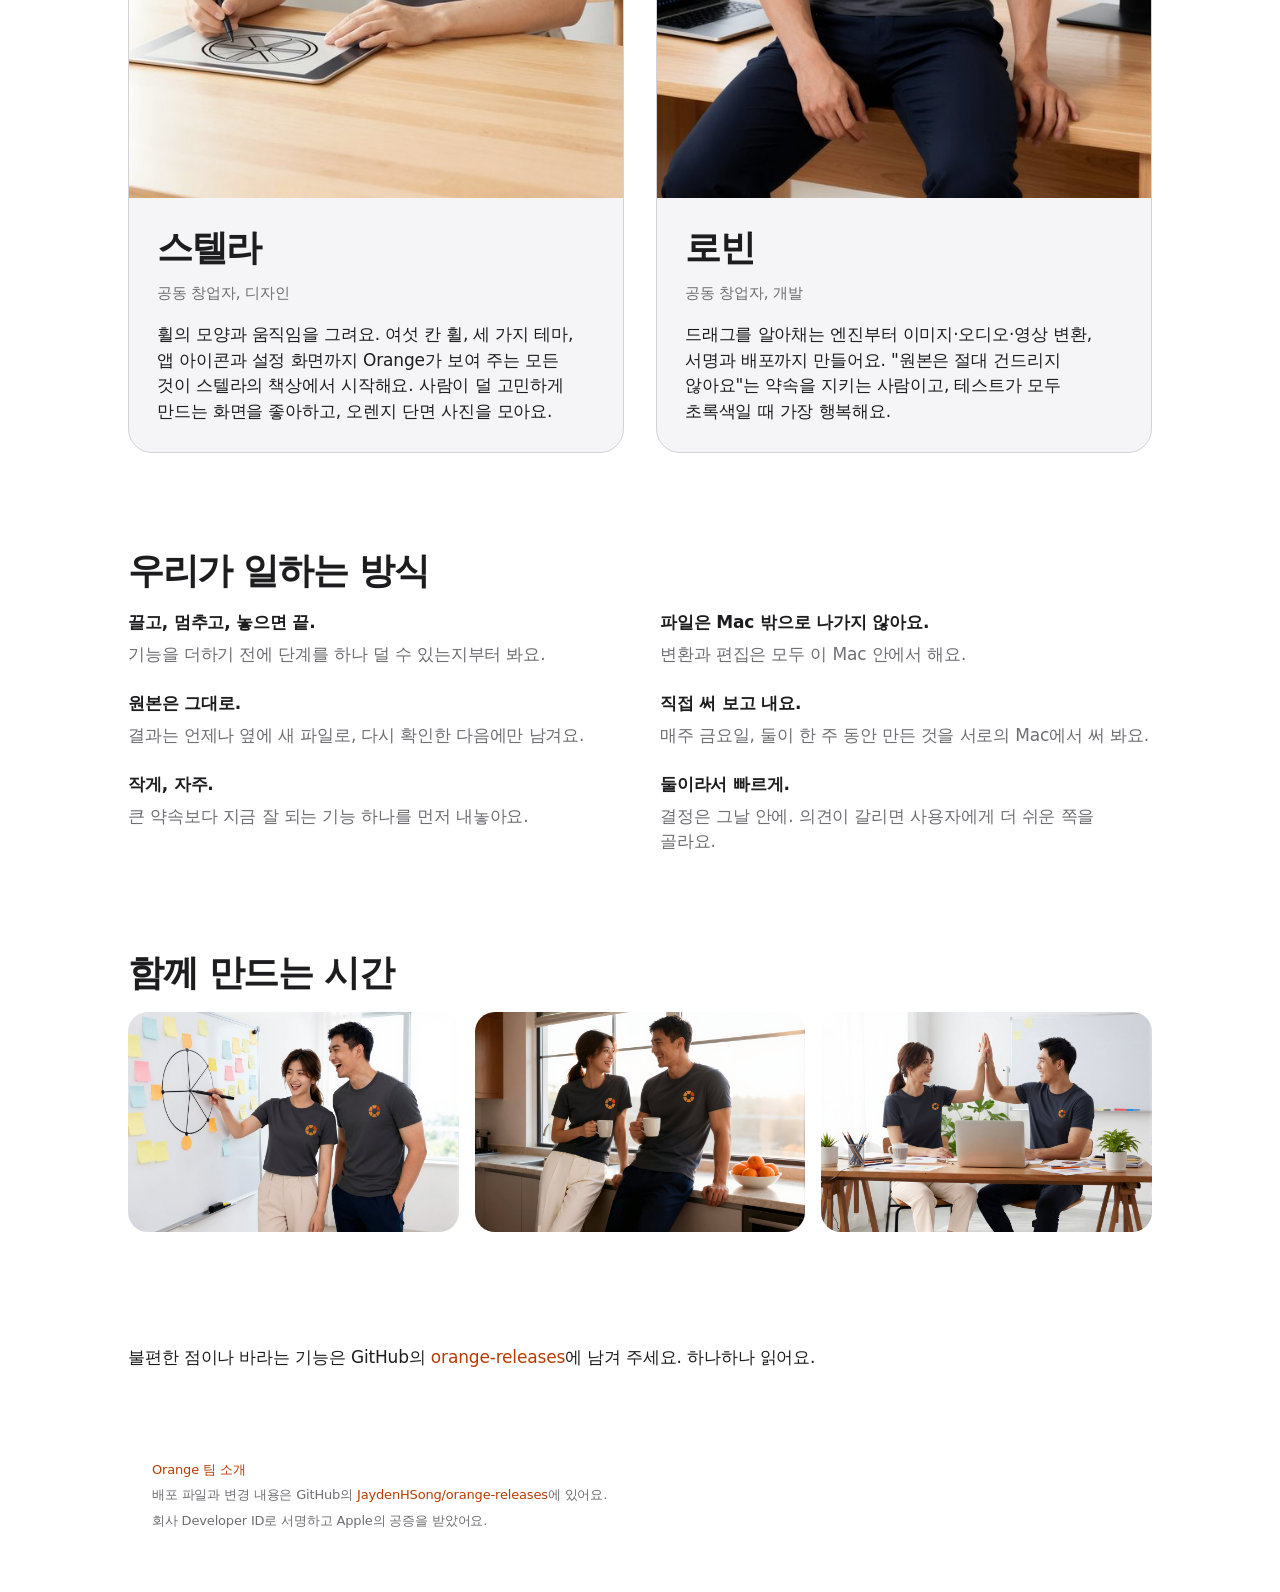
<file: docs/ko/team/index.html>
<!doctype html>
<html lang="ko" data-language-en="../../team/" data-language-ko="../../ko/team/">
<head>
<meta charset="utf-8">
<meta name="viewport" content="width=device-width, initial-scale=1">
<title>Orange 팀 소개 — Orange</title>
<meta name="description" content="스텔라와 로빈은 Orange를 소개하는 두 캐릭터예요. 디자이너 스텔라와 개발자 로빈을 통해, 매일 수백 번 파일을 끌어 옮기는 사람들을 위해 끌다가 잠깐 멈추면 휠이 열리는 도구를 어떻게 만드는지 보여 드려요.">
<meta name="color-scheme" content="light dark">
<link rel="icon" href="../../assets/icon.svg" type="image/svg+xml">
<link rel="stylesheet" href="../../assets/site.css">
<link rel="alternate" hreflang="en" href="https://jaydenhsong.github.io/orange-releases/team/">
<link rel="alternate" hreflang="ko" href="https://jaydenhsong.github.io/orange-releases/ko/team/">
<link rel="alternate" hreflang="x-default" href="https://jaydenhsong.github.io/orange-releases/team/">
<script>(() => {
  const current = document.documentElement.lang;
  const valid = value => value === "en" || value === "ko";
  const requested = new URLSearchParams(location.search).get("lang");
  let choice = valid(requested) ? requested : null;
  try {
    if (choice) localStorage.setItem("orange.language", choice);
    else choice = localStorage.getItem("orange.language");
  } catch (_) {}
  if (!valid(choice)) choice = null;
  const preferred = (navigator.languages || [navigator.language || "en"])
    .map(value => value.toLowerCase().split("-")[0]).find(valid);
  const target = choice || (current === "en" && preferred === "ko" ? "ko" : current);
  if (target !== current) {
    const routes = document.documentElement.dataset || {};
    const destination = routes[target === "ko" ? "languageKo" : "languageEn"] ||
      (current === "ko" ? "../" : "./") + (target === "ko" ? "ko/" : "");
    location.replace(destination + location.search + location.hash);
  }
})();</script>
</head>
<body>
<header class="bar">
  <div class="bar-in">
    <a class="brand" href="../"><svg viewBox="0 0 1024 1024" aria-hidden="true"><use href="#icon"></use></svg>Orange</a>
    <nav><a href="https://github.com/JaydenHSong/orange-releases/releases">모든 버전</a><a data-language="en" href="../../team/" hreflang="en" lang="en">English</a></nav>
  </div>
</header>
<main class="team-page" id="top">
  <section class="team-hero">
    <h1>스텔라와 로빈을 소개해요.</h1>
    <p class="team-intro">스텔라와 로빈은 Orange를 소개하는 두 캐릭터예요. 디자이너 스텔라와 개발자 로빈을 통해, 매일 수백 번 파일을 끌어 옮기는 사람들을 위해 끌다가 잠깐 멈추면 휠이 열리는 도구를 어떻게 만드는지 보여 드려요.</p>
    <img src="../../assets/team/team.jpg" width="1200" height="800" loading="lazy" alt="Orange를 소개하는 두 캐릭터, 스텔라와 로빈">
  </section>
  <section class="team-people" aria-label="Orange 팀 소개">
<article class="team-person">
<img src="../../assets/team/stella.jpg" width="600" height="800" loading="lazy" alt="Orange 공동 창업자이자 디자이너인 스텔라의 인물 사진">
<div><h2>스텔라</h2><p class="team-role">공동 창업자, 디자인</p><p>휠의 모양과 움직임을 그려요. 여섯 칸 휠, 세 가지 테마, 앱 아이콘과 설정 화면까지 Orange가 보여 주는 모든 것이 스텔라의 책상에서 시작해요. 사람이 덜 고민하게 만드는 화면을 좋아하고, 오렌지 단면 사진을 모아요.</p></div>
</article>
<article class="team-person">
<img src="../../assets/team/robin.jpg" width="600" height="800" loading="lazy" alt="Orange 공동 창업자이자 개발자인 로빈의 인물 사진">
<div><h2>로빈</h2><p class="team-role">공동 창업자, 개발</p><p>드래그를 알아채는 엔진부터 이미지·오디오·영상 변환, 서명과 배포까지 만들어요. &quot;원본은 절대 건드리지 않아요&quot;는 약속을 지키는 사람이고, 테스트가 모두 초록색일 때 가장 행복해요.</p></div>
</article>
  </section>
  <section class="team-work">
    <h2>우리가 일하는 방식</h2>
    <ul><li><strong>끌고, 멈추고, 놓으면 끝.</strong> 기능을 더하기 전에 단계를 하나 덜 수 있는지부터 봐요.</li>
<li><strong>파일은 Mac 밖으로 나가지 않아요.</strong> 변환과 편집은 모두 이 Mac 안에서 해요.</li>
<li><strong>원본은 그대로.</strong> 결과는 언제나 옆에 새 파일로, 다시 확인한 다음에만 남겨요.</li>
<li><strong>직접 써 보고 내요.</strong> 매주 금요일, 둘이 한 주 동안 만든 것을 서로의 Mac에서 써 봐요.</li>
<li><strong>작게, 자주.</strong> 큰 약속보다 지금 잘 되는 기능 하나를 먼저 내놓아요.</li>
<li><strong>둘이라서 빠르게.</strong> 결정은 그날 안에. 의견이 갈리면 사용자에게 더 쉬운 쪽을 골라요.</li></ul>
  </section>
  <section class="team-gallery">
    <h2>함께 만드는 시간</h2>
    <div><img src="../../assets/team/work-1.jpg" width="1200" height="800" loading="lazy" alt="화이트보드에 그린 휠 스케치를 마커로 짚는 스텔라와 웃는 로빈">
<img src="../../assets/team/work-2.jpg" width="1200" height="800" loading="lazy" alt="주방 카운터에 기대어 커피를 마시며 이야기하는 스텔라와 로빈">
<img src="../../assets/team/work-3.jpg" width="1200" height="800" loading="lazy" alt="책상에서 하이파이브를 하는 스텔라와 로빈"></div>
  </section>
  <section class="team-closing">
    <p>불편한 점이나 바라는 기능은 GitHub의 <a href="https://github.com/JaydenHSong/orange-releases/issues">orange-releases</a>에 남겨 주세요. 하나하나 읽어요.</p>
  </section>
</main>
<footer class="foot">
  <p><a href="./">Orange 팀 소개</a></p>
  <p>배포 파일과 변경 내용은 GitHub의 <a href="https://github.com/JaydenHSong/orange-releases/releases">JaydenHSong/orange-releases</a>에 있어요.</p>
  <p>회사 Developer ID로 서명하고 Apple의 공증을 받았어요.</p>
</footer>
<svg width="0" height="0" style="position:absolute" aria-hidden="true"><defs>
<linearGradient id="icon-bg" x1="0" y1="0" x2="0" y2="1"><stop offset="0" style="stop-color: var(--icon-a)"/><stop offset="1" style="stop-color: var(--icon-b)"/></linearGradient>
<linearGradient id="hot" x1="0" y1="0" x2="1" y2="1"><stop offset="0" style="stop-color: var(--chosen-a)"/><stop offset="1" style="stop-color: var(--chosen-b)"/></linearGradient>
<linearGradient id="thumb" x1="0" y1="0" x2="1" y2="1"><stop offset="0" stop-color="#ffb347"/><stop offset="1" stop-color="#ff6a00"/></linearGradient>
<symbol id="icon" viewBox="0 0 1024 1024"><rect x="20" y="20" width="984" height="984" rx="224" fill="url(#icon-bg)" stroke="var(--line)" stroke-width="8"/>
<g transform="translate(512 512) scale(0.86) translate(-512 -512)"><g style="fill: var(--sector); stroke: var(--sector)" stroke-width="44.7" stroke-linejoin="round">
<path d="M349.3 153.2A393.9 393.9 0 0 1 674.7 153.2L590.7 298.6A227.4 227.4 0 0 0 433.3 298.6Z"/><path d="M904.1 550.5A393.9 393.9 0 0 1 741.4 832.3L657.4 686.8A227.4 227.4 0 0 0 736.1 550.5Z"/>
<path d="M674.7 870.8A393.9 393.9 0 0 1 349.3 870.8L433.3 725.4A227.4 227.4 0 0 0 590.7 725.4Z"/><path d="M282.6 832.3A393.9 393.9 0 0 1 119.9 550.5L287.9 550.5A227.4 227.4 0 0 0 366.6 686.8Z"/>
<path d="M119.9 473.5A393.9 393.9 0 0 1 282.6 191.7L366.6 337.2A227.4 227.4 0 0 0 287.9 473.5Z"/></g>
<path transform="translate(29.8 -17.4)" d="M741.4 191.7A393.9 393.9 0 0 1 904.1 473.5L736.1 473.5A227.4 227.4 0 0 0 657.4 337.2Z" fill="url(#hot)" stroke="url(#hot)" stroke-width="44.7" stroke-linejoin="round"/></g></symbol>
</defs></svg>
<script src="../../assets/site.js"></script>
</body>
</html>
</file>
<file: docs/assets/site.css>
:root {
  --paper: #ffffff;
  --raised: #f5f5f7;
  --ink: #1d1d1f;
  --mute: #6e6e73;
  --line: #d2d2d7;
  --bar: rgba(255, 255, 255, 0.72);
  --sector: #ffa247;
  --sector-ink: #3a1a00;
  --chosen-a: #ff7300;
  --chosen-b: #f03d00;
  --chosen-ink: #2a1000;
  --chip: #d94a00;
  --link: #b83c00;
  --icon-a: #ffffff;
  --icon-b: #f4f0ed;
  --sans: -apple-system, BlinkMacSystemFont, "SF Pro Display", "SF Pro Text", "Apple SD Gothic Neo", "Malgun Gothic", system-ui, sans-serif;
  --round: ui-rounded, "SF Pro Rounded", -apple-system, BlinkMacSystemFont, "Apple SD Gothic Neo", system-ui, sans-serif;
}
@supports (color: color(display-p3 1 1 1)) {
  :root {
    --sector: color(display-p3 1 0.63 0.28);
    --chosen-a: color(display-p3 1 0.45 0);
    --chosen-b: color(display-p3 0.94 0.24 0);
  }
}
@media (prefers-color-scheme: dark) {
  :root:not([data-theme="light"]) {
    --paper: #000000;
    --raised: #161617;
    --ink: #f5f5f7;
    --mute: #86868b;
    --line: #424245;
    --bar: rgba(22, 22, 23, 0.72);
    --sector: #db660f;
    --sector-ink: #170800;
    --chosen-a: #ffd147;
    --chosen-b: #ff8500;
    --chosen-ink: #1f0e00;
    --chip: #ff8500;
    --link: #ffa247;
    --icon-a: #28282c;
    --icon-b: #09090a;
  }
}
:root[data-theme="dark"] {
  --paper: #000000;
  --raised: #161617;
  --ink: #f5f5f7;
  --mute: #86868b;
  --line: #424245;
  --bar: rgba(22, 22, 23, 0.72);
  --sector: #db660f;
  --sector-ink: #170800;
  --chosen-a: #ffd147;
  --chosen-b: #ff8500;
  --chosen-ink: #1f0e00;
  --chip: #ff8500;
  --link: #ffa247;
  --icon-a: #28282c;
  --icon-b: #09090a;
}

* { box-sizing: border-box; }
html { -webkit-text-size-adjust: 100%; scroll-padding-top: 52px; }
body {
  margin: 0;
  background: var(--paper);
  color: var(--ink);
  font-family: var(--sans);
  font-size: 17px;
  line-height: 1.5;
  letter-spacing: -0.01em;
  word-break: keep-all;
  overflow-wrap: break-word;
  -webkit-font-smoothing: antialiased;
}
a { color: var(--link); text-decoration: none; }
a:hover { text-decoration: underline; text-underline-offset: 0.18em; }
a:focus-visible, button:focus-visible, summary:focus-visible { outline: 3px solid var(--chosen-a); outline-offset: 3px; border-radius: 8px; }
kbd {
  font-family: var(--round);
  font-size: 0.9em;
  font-weight: 600;
  padding: 0.04em 0.42em;
  border: 1px solid var(--line);
  border-bottom-width: 2px;
  border-radius: 6px;
  background: var(--paper);
  white-space: nowrap;
}
h2 {
  font-size: clamp(40px, 6.4vw, 76px);
  font-weight: 700;
  letter-spacing: -0.035em;
  line-height: 1.05;
  margin: 0;
}
h3 { font-weight: 700; letter-spacing: -0.02em; margin: 0; }
.center { max-width: 820px; margin: 0 auto; text-align: center; }
.sub { font-size: clamp(19px, 2.2vw, 24px); line-height: 1.4; color: var(--mute); margin: 20px auto 0; max-width: 30em; font-weight: 500; }
section { padding: 140px 24px; }

/* Bar */
.bar { position: sticky; top: 0; z-index: 10; background: var(--bar); backdrop-filter: saturate(180%) blur(20px); -webkit-backdrop-filter: saturate(180%) blur(20px); border-bottom: 1px solid color-mix(in srgb, var(--line) 50%, transparent); }
.bar-in { max-width: 1024px; margin: 0 auto; padding: 0 24px; height: 48px; display: flex; align-items: center; justify-content: space-between; }
.brand { display: flex; align-items: center; gap: 8px; color: var(--ink); font-weight: 600; font-size: 17px; }
.brand:hover { text-decoration: none; }
.brand svg { width: 24px; height: 24px; }
.bar nav { display: flex; gap: 24px; font-size: 13px; }
.bar nav a { color: var(--ink); opacity: 0.8; }
.bar nav a:hover { opacity: 1; text-decoration: none; }

/* Hero */
.hero { text-align: center; padding-top: 72px; padding-bottom: 96px; }
.hero-icon { width: 112px; height: 112px; display: block; margin: 0 auto 28px; }
.hero h1 { font-size: clamp(56px, 10vw, 112px); font-weight: 700; letter-spacing: -0.045em; line-height: 1.02; margin: 0; }
.lede { font-size: clamp(19px, 2.4vw, 26px); line-height: 1.38; font-weight: 500; color: var(--mute); max-width: 26em; margin: 24px auto 0; }
.cta { margin-top: 36px; }
.get {
  display: inline-block;
  padding: 16px 34px;
  border-radius: 999px;
  background: linear-gradient(135deg, var(--chosen-a), var(--chosen-b));
  color: var(--chosen-ink);
  font-size: 19px;
  font-weight: 600;
  letter-spacing: -0.01em;
}
.get:hover { text-decoration: none; filter: brightness(1.06); }
.get-meta { margin: 14px 0 0; font-size: 14px; line-height: 1.6; color: var(--mute); }

/* The hero scene: a file is dragged, Shift is tapped, the wheel opens, the drop on JPG leaves a JPG beside it. */
.stage {
  container-type: inline-size;
  position: relative;
  max-width: 980px;
  margin: 72px auto 0;
  aspect-ratio: 16 / 10;
  border-radius: 32px;
  background: var(--raised);
  overflow: hidden;
}
.finder { position: absolute; left: 5%; top: 9%; width: 40%; height: 62%; background: var(--paper); border-radius: 2cqw; box-shadow: 0 0 0 1px color-mix(in srgb, var(--line) 60%, transparent), 0 3cqw 6cqw -3cqw rgba(0, 0, 0, 0.3); }
.finder-bar { height: 11%; display: flex; align-items: center; gap: 0.8cqw; padding: 0 1.6cqw; border-bottom: 1px solid color-mix(in srgb, var(--line) 50%, transparent); }
.finder-bar i { width: 1.1cqw; height: 1.1cqw; border-radius: 50%; background: #ff5f57; }
.finder-bar i:nth-child(2) { background: #febc2e; }
.finder-bar i:nth-child(3) { background: #28c840; }
.finder-bar span { flex: 1; text-align: center; margin-right: 4.6cqw; font-size: max(8px, 1.5cqw); font-weight: 600; color: var(--mute); }
.file { position: absolute; top: 28%; width: 9%; text-align: center; }
.file svg { display: block; width: 100%; height: auto; }
.file span { display: block; margin-top: 0.6cqw; font-size: max(8px, 1.35cqw); font-weight: 500; white-space: nowrap; }
.file.orig { left: 11%; }
.file.made { left: 26%; opacity: 0; }
.dwrap { position: absolute; left: 48%; top: 21.2%; width: 36%; transform-origin: 50% 50%; }
.dw { display: block; width: 100%; height: auto; overflow: visible; }
.dw .disc { fill: var(--paper); opacity: 0.86; }
.dw .hub { fill: var(--paper); stroke: var(--line); }
.dw .seg path { fill: var(--sector); stroke: var(--sector); stroke-width: 10; stroke-linejoin: round; }
.dw .seg text, .wheel .seg text { fill: var(--sector-ink); font-family: var(--round); font-weight: 750; font-size: 12.5px; text-anchor: middle; dominant-baseline: central; pointer-events: none; }
.dw .first { transform: translate(0, -9px); }
.dw .first path { fill: var(--chosen-a); stroke: var(--chosen-a); }
.dw .first text { fill: var(--chosen-ink); }
.dw .dchip rect, .wheel .chip rect { fill: var(--chip); }
.dw .dchip text, .wheel .chip text { fill: #ffffff; font-family: var(--round); font-weight: 750; font-size: 11.5px; text-anchor: middle; dominant-baseline: central; }
.hand { position: absolute; left: 66%; top: 31%; width: 0; height: 0; }
.ghost { position: absolute; width: 7cqw; left: -3.5cqw; top: -3.5cqw; opacity: 0.85; }
.ghost svg { display: block; width: 100%; height: auto; filter: drop-shadow(0 0.8cqw 1.2cqw rgba(0, 0, 0, 0.25)); }
.cursor { position: absolute; left: -0.15cqw; top: -0.1cqw; width: 2.1cqw; height: auto; overflow: visible; }
.pause-cue {
  position: absolute; left: 50%; bottom: 7%; transform: translateX(-50%);
  font-family: var(--round); font-size: max(11px, 1.9cqw); font-weight: 650;
  padding: 0.7cqw 1.6cqw; border-radius: 1cqw;
  background: var(--paper); color: var(--ink);
  border: 1px solid var(--line); border-bottom-width: 0.35cqw;
}
.beats { margin: 28px 0 0; display: flex; justify-content: center; gap: clamp(18px, 4vw, 48px); font-size: clamp(22px, 3vw, 34px); font-weight: 700; letter-spacing: -0.03em; }
.beat { opacity: 1; }

@media (prefers-reduced-motion: no-preference) {
  .js .stage .hand { animation: hand 7s infinite; }
  .js .stage .ghost { animation: ghost 7s infinite; }
  .js .stage .dwrap { animation: dwheel 7s infinite; }
  .js .stage .dw .first { animation: lift 7s infinite; }
  .js .stage .dw .first path { animation: liftfill 7s infinite; }
  .js .stage .dw .dchip { animation: dchip 7s infinite; }
  .js .stage .file.made { animation: made 7s infinite; }
  .js .beats .b1 { animation: b1 7s infinite; }
  .js .beats .b2 { animation: b2 7s infinite; }
  .js .beats .b3 { animation: b3 7s infinite; }
  .js .stage:not(.playing) *, .js .beats:not(.playing) * { animation-play-state: paused; }
}
@keyframes hand {
  0% { left: 22%; top: 64%; }
  10%, 14% { left: 15.5%; top: 35.2%; }
  36%, 48% { left: 66%; top: 50%; }
  57%, 80% { left: 66%; top: 31%; }
  93%, 100% { left: 22%; top: 64%; }
}
@keyframes ghost {
  0%, 12% { opacity: 0; transform: scale(0.9); }
  16%, 60% { opacity: 0.85; transform: scale(1); }
  65%, 100% { opacity: 0; transform: scale(0.4); }
}
@keyframes dwheel {
  0%, 39% { opacity: 0; transform: scale(0.6); }
  45%, 61% { opacity: 1; transform: scale(1); }
  67%, 100% { opacity: 0; transform: scale(1.08); }
}
@keyframes lift {
  0%, 53% { transform: translate(0, 0); }
  57%, 66% { transform: translate(0, -9px); }
  70%, 100% { transform: translate(0, 0); }
}
@keyframes liftfill {
  0%, 53% { fill: var(--sector); stroke: var(--sector); }
  57%, 66% { fill: var(--chosen-a); stroke: var(--chosen-a); }
  70%, 100% { fill: var(--sector); stroke: var(--sector); }
}
@keyframes dchip { 0%, 54% { opacity: 0; } 57%, 62% { opacity: 1; } 66%, 100% { opacity: 0; } }
@keyframes made {
  0%, 64% { opacity: 0; transform: scale(0.4); }
  70% { opacity: 1; transform: scale(1.12); }
  74%, 88% { opacity: 1; transform: scale(1); }
  95%, 100% { opacity: 0; transform: scale(1); }
}
@keyframes b1 { 0%, 8% { opacity: 0.25; } 12%, 34% { opacity: 1; } 38%, 100% { opacity: 0.25; } }
@keyframes b2 { 0%, 36% { opacity: 0.25; } 39%, 50% { opacity: 1; } 54%, 100% { opacity: 0.25; } }
@keyframes b3 { 0%, 54% { opacity: 0.25; } 58%, 88% { opacity: 1; } 94%, 100% { opacity: 0.25; } }

/* What's new */
.release-list { list-style: none; max-width: 1000px; margin: 48px auto 0; padding: 0; display: grid; grid-template-columns: repeat(3, minmax(0, 1fr)); gap: 40px; }
.release-list > li { min-width: 0; border-top: 1px solid var(--line); padding-top: 24px; }
.release-featured { grid-column: 1 / -1; }
.release-items { padding-left: 24px; color: var(--mute); line-height: 1.5; }
.release-items li + li { margin-top: 10px; }
.release-list h3 { font-size: 22px; line-height: 1.25; }
.release-list p { margin: 14px 0; color: var(--mute); }
.release-list .release-version { margin: 0 0 10px; font-size: 14px; font-weight: 600; }
.coming { max-width: 1000px; margin: 72px auto 0; }
.coming h3 { font-size: 20px; }
.coming-list { list-style: none; margin: 20px 0 0; padding: 0; display: grid; grid-template-columns: repeat(3, minmax(0, 1fr)); gap: 40px; }
.coming-list li { min-width: 0; border-top: 1px dashed var(--line); padding-top: 18px; }
.coming-list h4 { margin: 0; font-size: 17px; line-height: 1.3; }
.coming-list p { margin: 10px 0 0; color: var(--mute); font-size: 15px; }
.coming-list .release-version { margin: 0 0 8px; font-size: 13px; font-weight: 600; color: var(--mute); }
.coming-note { margin: 20px 0 0; color: var(--mute); font-size: 13px; }

/* Four wheels: the wheel stays while the panels scroll past it. */
.wheels { background: var(--raised); }
.story { max-width: 1080px; margin: 64px auto 0; display: grid; grid-template-columns: minmax(0, 1fr) minmax(0, 1fr); gap: 48px; }
.story-wheel { position: sticky; top: calc(50vh - 250px); align-self: start; display: flex; flex-direction: column; align-items: center; }
.wheel { width: min(440px, 100%); height: auto; display: block; overflow: visible; touch-action: manipulation; }
.wheel .disc { fill: var(--paper); }
.wheel .hub { fill: var(--paper); stroke: var(--line); }
.wheel .seg path { fill: var(--sector); stroke: var(--sector); stroke-width: 10; stroke-linejoin: round; }
.wheel .body { transition: transform 180ms ease-out; }
.wheel .seg.lift path { fill: url(#hot); stroke: url(#hot); }
.wheel .seg.lift text { fill: var(--chosen-ink); }
.wheel .empty-ring { fill: none; stroke: var(--line); stroke-width: 2; stroke-dasharray: 6 7; }
.wheel .file-name { fill: var(--ink); font-family: var(--round); font-weight: 650; font-size: 12px; text-anchor: middle; }
.wheel .file-size, .wheel .empty-text { fill: var(--mute); font-family: var(--sans); font-size: 10.5px; text-anchor: middle; }
.keys { display: flex; flex-wrap: wrap; justify-content: center; gap: 8px; margin-top: 22px; }
.keys button {
  font-family: var(--round); font-size: 15px; font-weight: 650; color: var(--ink);
  background: var(--paper); border: 1px solid var(--line); border-bottom-width: 3px; border-radius: 10px;
  padding: 7px 13px; cursor: pointer;
}
.keys button b { margin-right: 6px; }
.keys button[aria-pressed="true"] { background: linear-gradient(135deg, var(--chosen-a), var(--chosen-b)); color: var(--chosen-ink); border-color: transparent; }
.panel { min-height: 78vh; display: flex; flex-direction: column; justify-content: center; padding: 0 8px; }
.panel h3 { font-size: clamp(34px, 4.4vw, 52px); line-height: 1.08; letter-spacing: -0.035em; margin: 10px 0 14px; }
.panel p { margin: 0; font-size: 21px; line-height: 1.45; color: var(--mute); font-weight: 500; max-width: 22em; }
.panel p .group { display: block; }
.panel p .group + .group { margin-top: 10px; }
.panel .panel-key { font-family: var(--round); font-size: 17px; font-weight: 650; color: var(--ink); }
.js .panel { opacity: 0.3; transition: opacity 400ms ease; }
.js .panel.on { opacity: 1; }

/* Install */
.steps { list-style: none; counter-reset: step; max-width: 1000px; margin: 72px auto 0; padding: 0; display: grid; grid-template-columns: repeat(3, minmax(0, 1fr)); gap: 40px; text-align: center; }
.steps li { counter-increment: step; }
.steps li::before {
  content: counter(step);
  display: block;
  font-size: 88px; font-weight: 700; line-height: 1; letter-spacing: -0.04em;
  background: linear-gradient(160deg, var(--chosen-a), var(--chosen-b));
  -webkit-background-clip: text; background-clip: text; color: transparent;
  margin-bottom: 14px;
}
.steps h3 { font-size: 24px; margin-bottom: 8px; }
.steps p { margin: 0; color: var(--mute); font-size: 17px; }
.shot { max-width: 900px; margin: 72px auto 0; text-align: center; }
.shot.small { max-width: 380px; }
.shot img { display: block; width: 100%; height: auto; border-radius: 18px; box-shadow: 0 0 0 1px color-mix(in srgb, var(--line) 60%, transparent), 0 40px 80px -40px rgba(0, 0, 0, 0.45); }
figcaption { margin-top: 16px; font-size: 14px; color: var(--mute); }
.perm { background: var(--raised); }

/* Tips */
.tiles { max-width: 1080px; margin: 72px auto 0; display: grid; grid-template-columns: repeat(6, minmax(0, 1fr)); gap: 20px; }
.tile { background: var(--raised); border-radius: 30px; padding: 44px; overflow: hidden; }
.tile h3 { font-size: 30px; line-height: 1.12; letter-spacing: -0.03em; margin-bottom: 12px; }
.tile p { margin: 0; color: var(--mute); font-size: 17px; line-height: 1.5; }
.tile.wide { grid-column: span 4; display: grid; grid-template-columns: minmax(0, 1fr) minmax(0, 230px); gap: 32px; align-items: center; }
.tile.kb, .tile.esc { grid-column: span 2; }
.tile.half { grid-column: span 3; }
.next .note { max-width: 1080px; margin: 28px auto 0; text-align: center; color: var(--mute); font-size: 17px; line-height: 1.5; }
.tile img { display: block; width: 100%; height: auto; border-radius: 16px; }
.tile .big-keys { display: flex; gap: 8px; margin: 0 0 28px; }
.tile .big-keys kbd { font-size: 30px; padding: 0.12em 0.48em; border-radius: 12px; border-bottom-width: 4px; color: var(--ink); }

/* Help */
.help { background: var(--raised); }
.faq { max-width: 760px; margin: 56px auto 0; }
details { border-bottom: 1px solid var(--line); }
summary { cursor: pointer; list-style: none; padding: 22px 36px 22px 0; position: relative; font-size: 19px; font-weight: 600; }
summary::-webkit-details-marker { display: none; }
summary::after { content: "+"; position: absolute; right: 4px; top: 50%; transform: translateY(-50%); font-size: 26px; font-weight: 400; color: var(--mute); transition: transform 200ms ease; }
details[open] summary::after { transform: translateY(-50%) rotate(45deg); }
details p { margin: 0 0 24px; color: var(--mute); font-size: 17px; line-height: 1.6; }

.foot { max-width: 1024px; margin: 0 auto; padding: 24px 24px 56px; font-size: 13px; color: var(--mute); }
.foot p { margin: 0 0 6px; }

/* Headings rise into place once, as they scroll in. */
@media (prefers-reduced-motion: no-preference) {
  .js .reveal { opacity: 0; transform: translateY(32px); transition: opacity 900ms ease, transform 900ms cubic-bezier(.2, .7, .2, 1); }
  .js .reveal.in { opacity: 1; transform: none; }
  .js .wheel.opening .seg { animation: fan 480ms cubic-bezier(.2, .8, .2, 1) both; }
  @keyframes fan { from { opacity: 0; transform: scale(.8); } to { opacity: 1; transform: scale(1); } }
}
@media (prefers-reduced-motion: reduce) {
  .wheel .body, .js .panel { transition: none; }
}

@media (max-width: 860px) {
  section { padding: 96px 20px; }
  .release-list { grid-template-columns: minmax(0, 1fr); gap: 32px; margin-top: 32px; }
  .coming { margin-top: 48px; }
  .coming-list { grid-template-columns: minmax(0, 1fr); gap: 24px; }
  .story { grid-template-columns: minmax(0, 1fr); gap: 0; margin-top: 40px; }
  .story-wheel { top: 48px; z-index: 2; background: var(--raised); padding: 12px 0 14px; }
  .wheel { width: min(250px, 70vw); }
  .keys { margin-top: 10px; gap: 6px; }
  .keys { flex-wrap: nowrap; }
  .keys button { font-size: 12.5px; padding: 5px 8px; }
  .keys button b { margin-right: 4px; }
  .panel { min-height: 62vh; justify-content: flex-end; padding-bottom: 14vh; text-align: center; align-items: center; }
  .panel p { font-size: 18px; }
  .steps { grid-template-columns: minmax(0, 1fr); gap: 44px; }
  .tiles { grid-template-columns: minmax(0, 1fr); }
  .tile, .tile.wide, .tile.kb, .tile.esc, .tile.half { grid-column: auto; }
  .tile.wide { grid-template-columns: minmax(0, 1fr); }
  .tile.wide img { max-width: 280px; }
  .tile { padding: 32px 28px; }
}
@media (max-width: 520px) {
  .next { padding-inline: 16px; }
  .hero { padding-top: 48px; padding-bottom: 72px; }
  .hero-icon { width: 88px; height: 88px; }
  .stage { border-radius: 20px; margin-top: 48px; }
  .bar nav { gap: 16px; }
}

/* Team: shared palette and typography, with intrinsic image sizes reserved before load. */
.team-page { max-width: 1080px; margin: 0 auto; overflow-wrap: anywhere; }
.team-page section { padding: 48px 28px; }
.team-page img { display: block; width: 100%; height: auto; object-fit: cover; border-radius: 20px; background: var(--raised); }
.team-page h1 { font-family: var(--round); font-size: clamp(40px, 7vw, 76px); line-height: 1.1; margin: 16px 0 24px; }
.team-page h2 { font-family: var(--round); font-size: clamp(26px, 4vw, 36px); line-height: 1.2; margin: 0 0 18px; }
.team-intro { max-width: 740px; color: var(--mute); font-size: clamp(18px, 2.5vw, 23px); margin: 0 0 36px; }
.team-people { display: grid; grid-template-columns: repeat(2, minmax(0, 1fr)); gap: 32px; }
.team-person { min-width: 0; border: 1px solid var(--line); border-radius: 24px; background: var(--raised); overflow: hidden; }
.team-person img { border-radius: 0; aspect-ratio: 3 / 4; }
.team-person > div { padding: 28px; }
.team-person p { margin: 0; }
.team-person .team-role { margin: -6px 0 18px; color: var(--mute); font-size: 15px; }
.team-work ul { list-style: none; padding: 0; margin: 0; display: grid; grid-template-columns: repeat(2, minmax(0, 1fr)); gap: 24px 40px; }
.team-work li { color: var(--mute); }
.team-work strong { display: block; margin-bottom: 6px; color: var(--ink); }
.team-gallery > div { display: grid; grid-template-columns: repeat(3, minmax(0, 1fr)); gap: 16px; }
.team-closing { max-width: 800px; }
@media (max-width: 600px) {
  .team-page section { padding: 32px 20px; }
  .team-people, .team-work ul, .team-gallery > div { grid-template-columns: minmax(0, 1fr); }
  .team-person > div { padding: 24px; }
}
</file>
